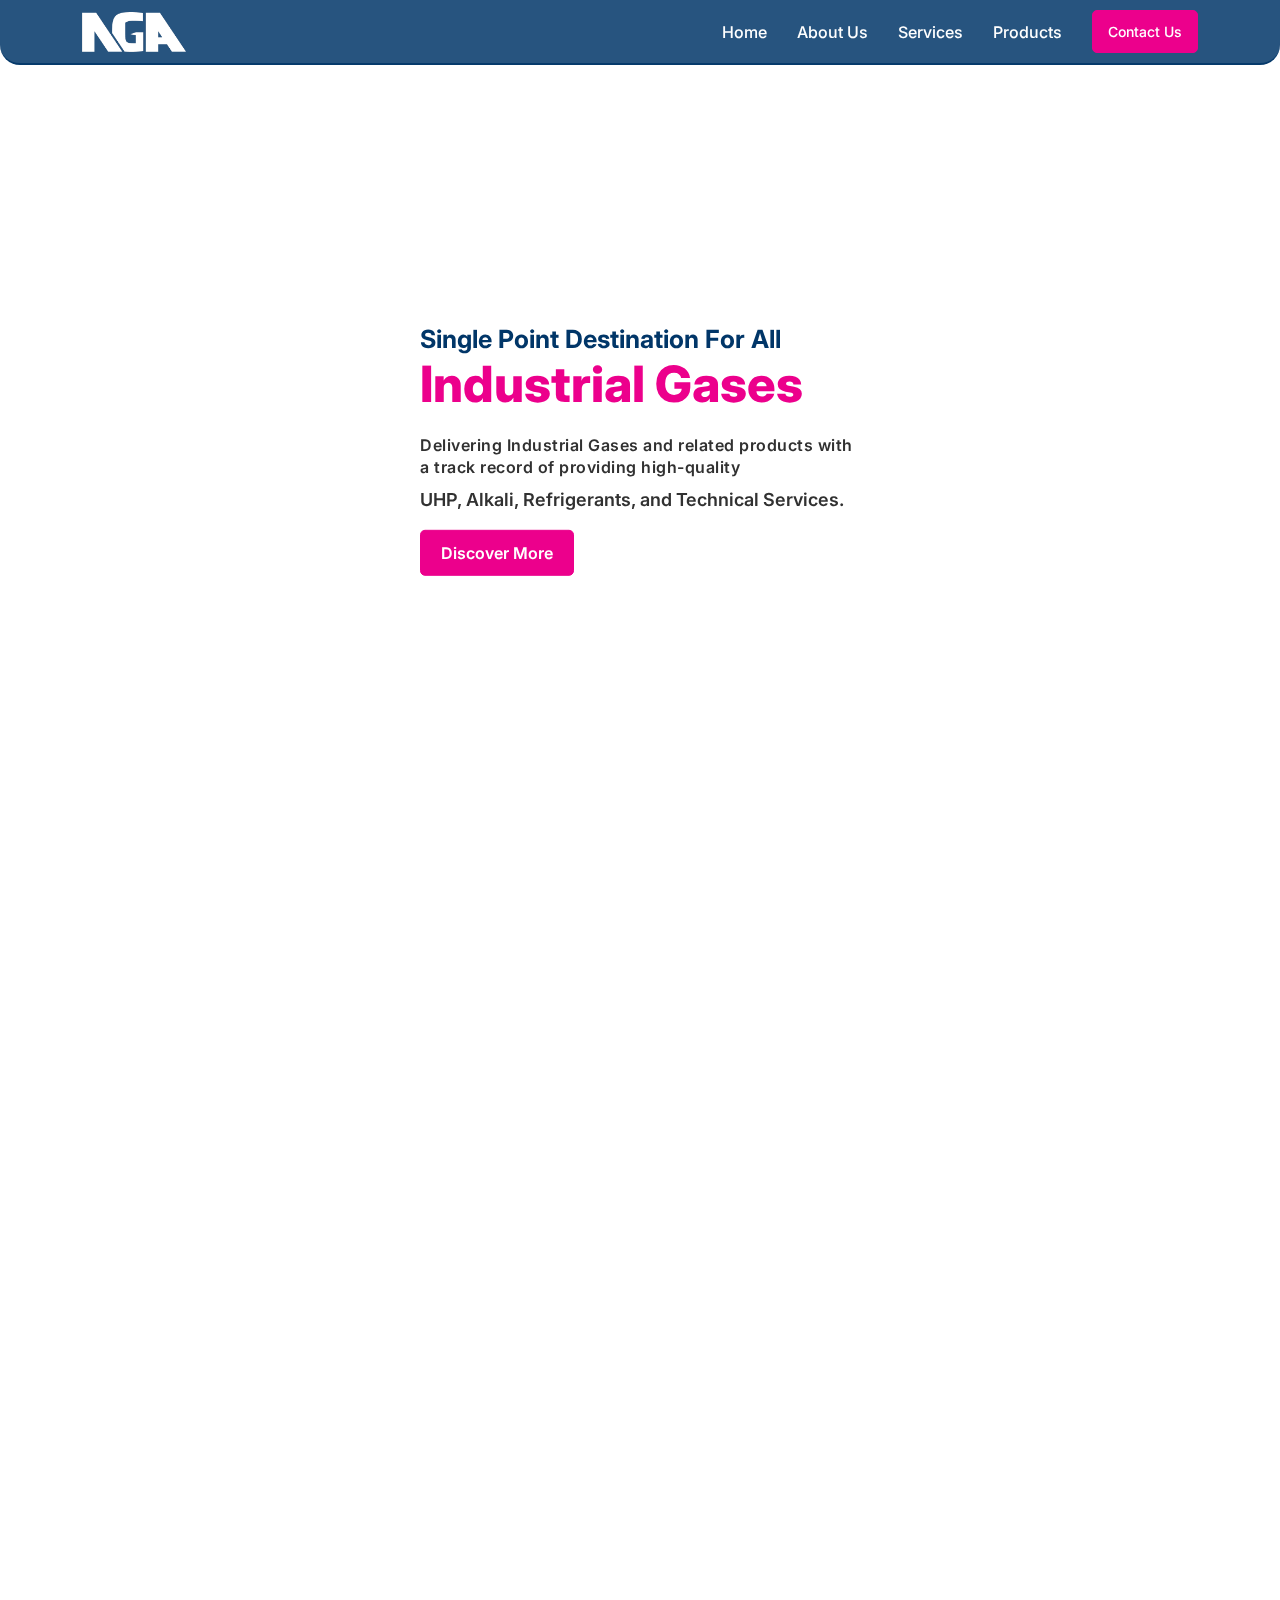
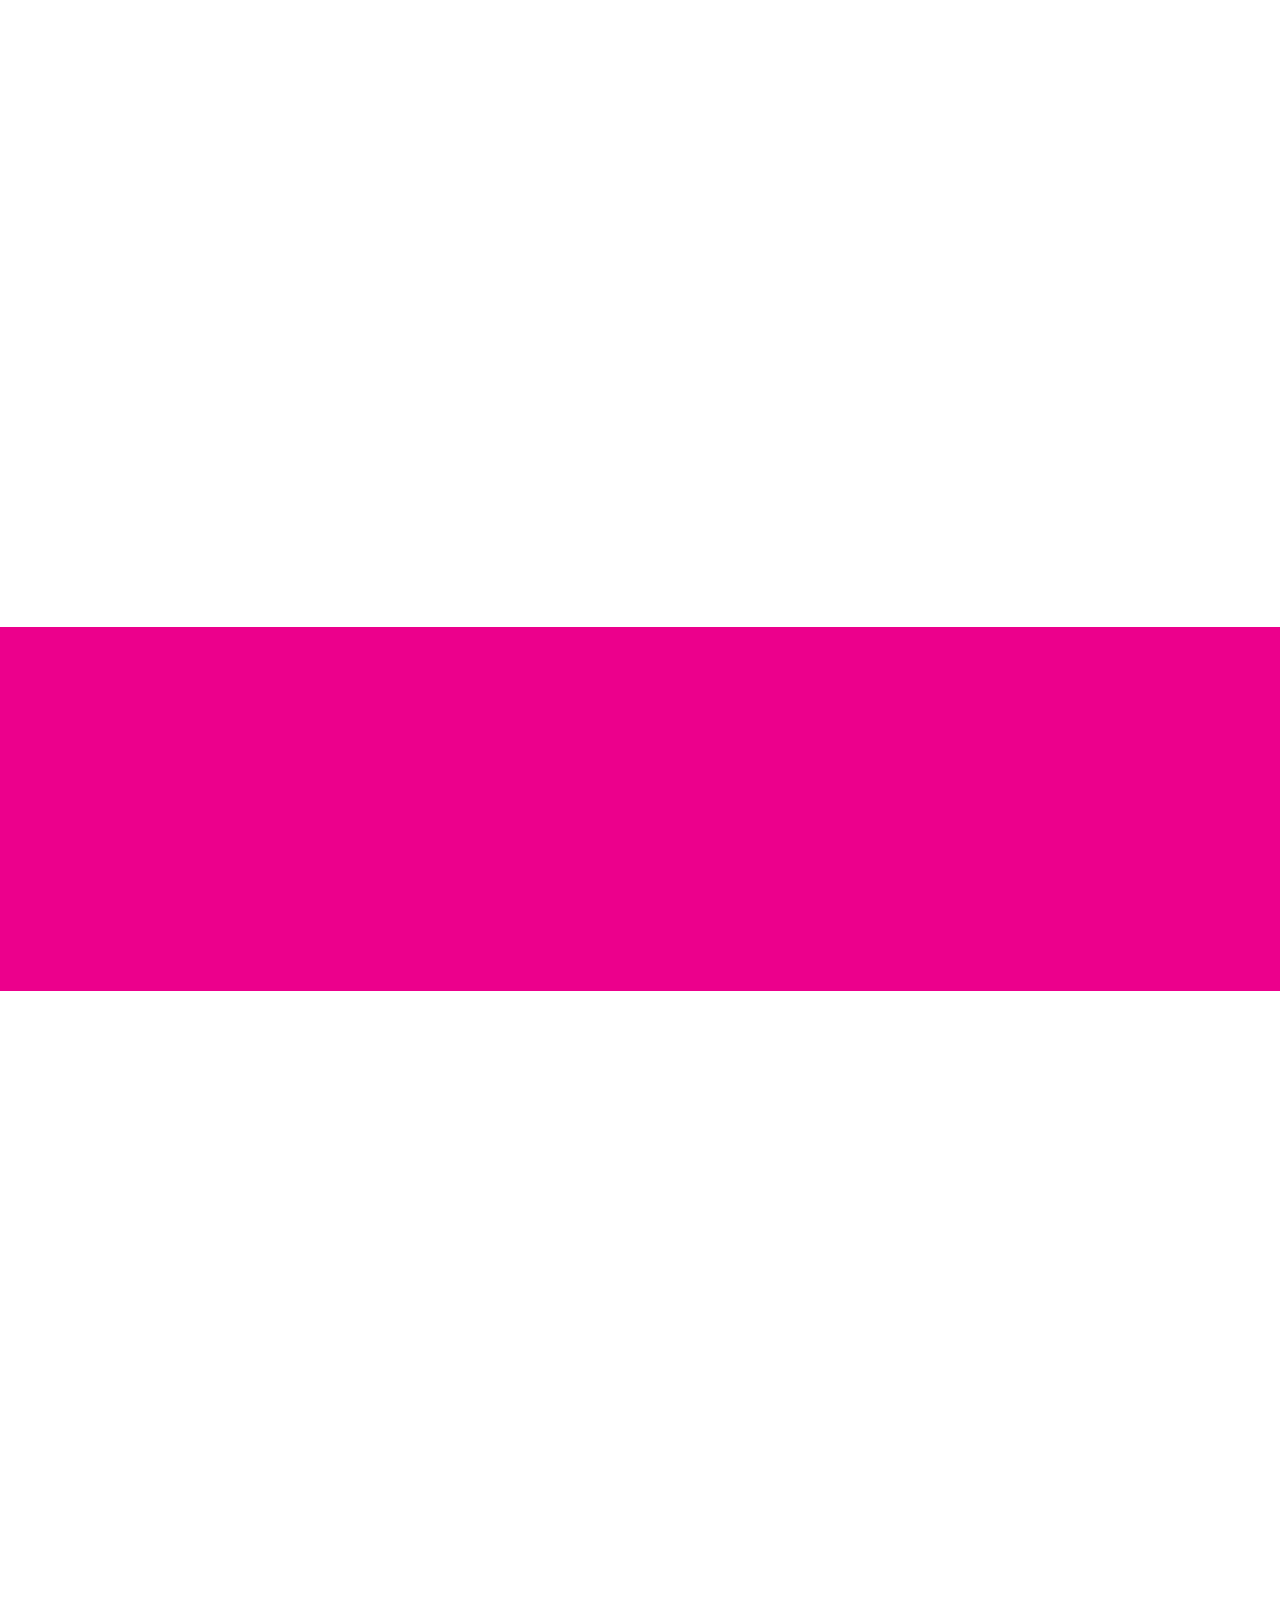
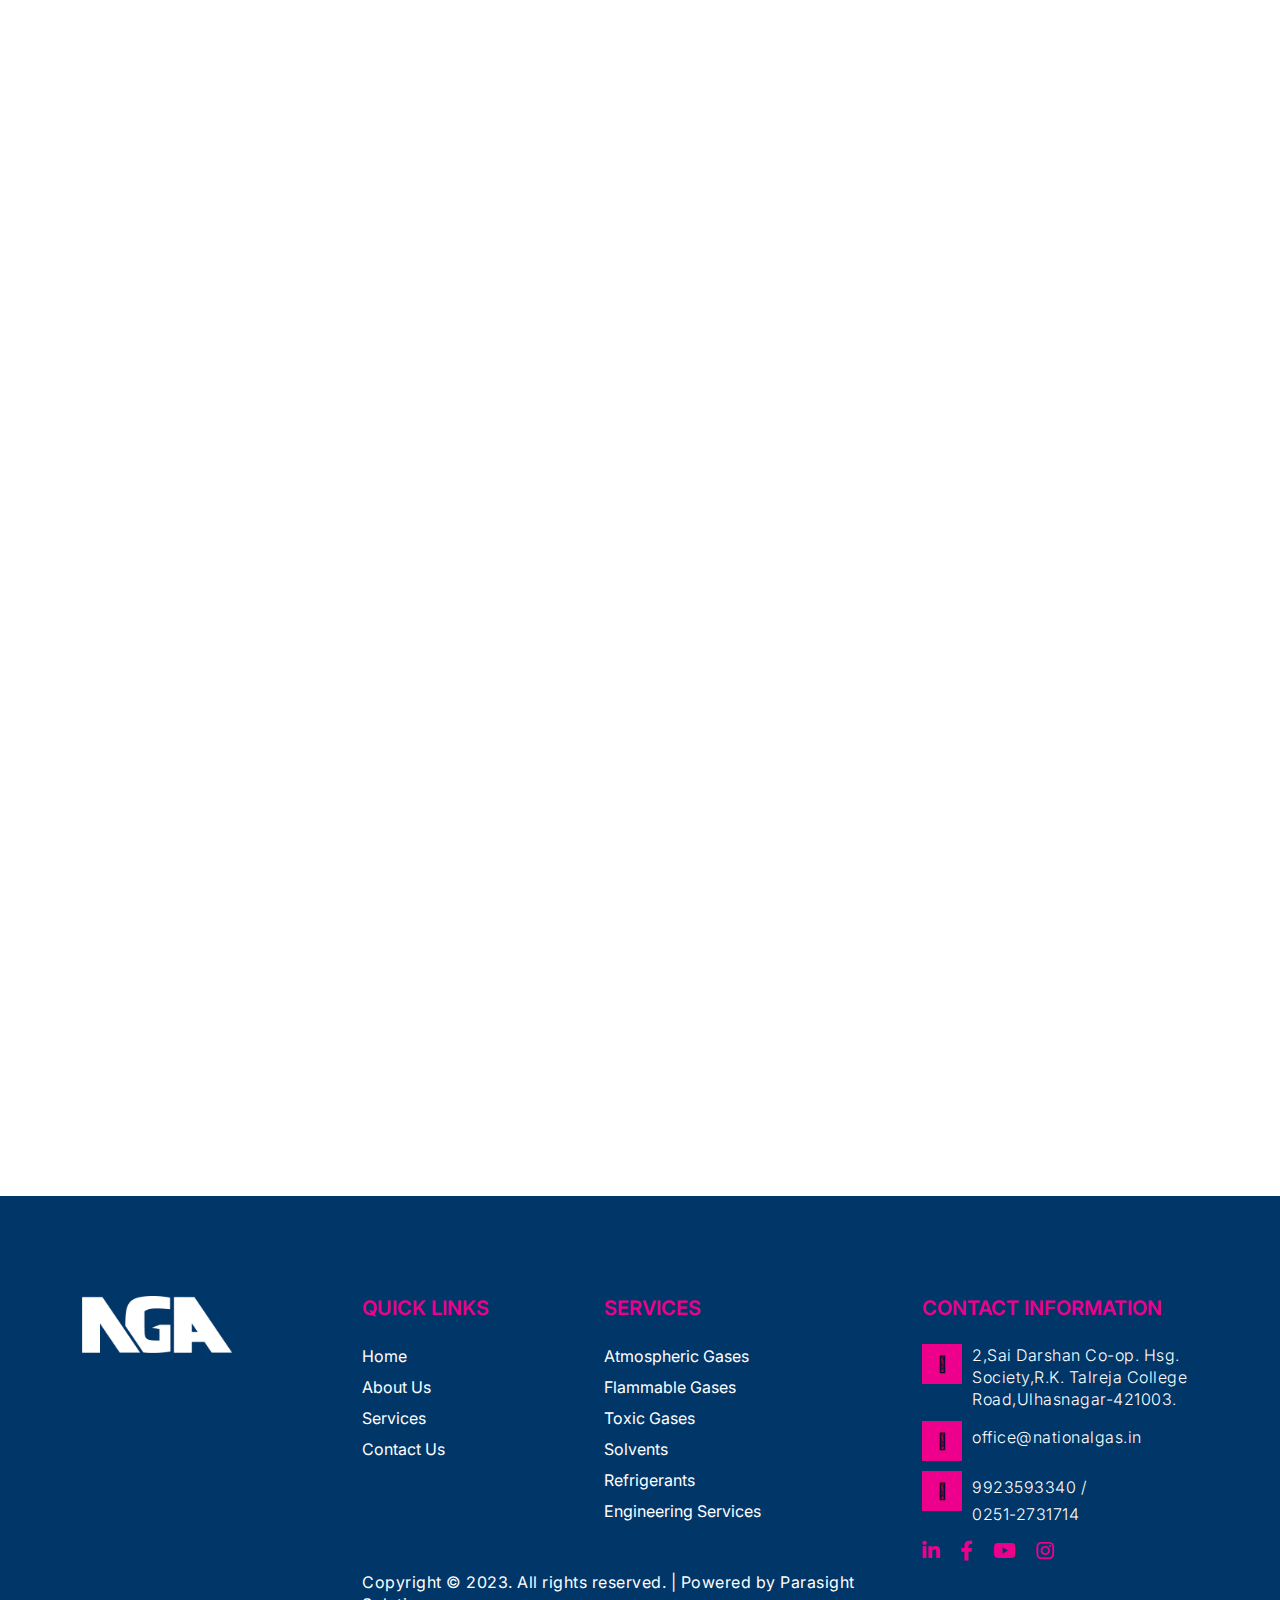
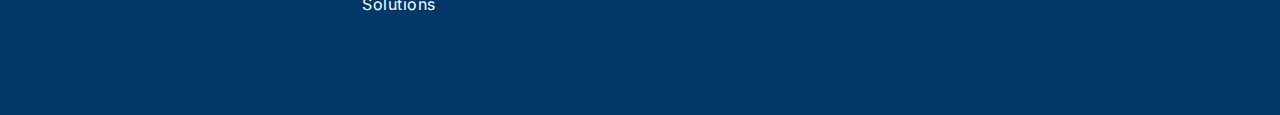
<file: index.html>
<!DOCTYPE html>
<html lang="en">
<head>
  <!-- Required meta tags -->
  <meta charset="utf-8" />
  <meta name="viewport" content="width=device-width, initial-scale=1" />
  <title>National Gas</title>
  <!-- Styles -->
  <link rel="stylesheet" href="https://pro.fontawesome.com/releases/v5.10.0/css/all.css" />
  <link rel="stylesheet" href="https://cdnjs.cloudflare.com/ajax/libs/animate.css/4.1.1/animate.min.css" />
  <link rel="stylesheet" href="https://unpkg.com/aos@2.3.1/dist/aos.css" />
  <link rel="stylesheet" href="./static/css/lightbox.min.css" />
  <link rel="stylesheet" href="./static/css/owl.theme.default.min.css" />
  <link rel="stylesheet" href="./static/css/owl.theme.green.min.css" />
  <link rel="stylesheet" href="./static/css/owl.carousel.min.css" />
  <link rel="stylesheet" href="./static/css/bootstrap.min.css" />
  <link rel="stylesheet" href="./static/css/style.css" />
</head>

<body>
  <!-- Header -->
  <header class="header" data-aos="fade-down" data-aos-delay="1500">
    <nav class="navbar navbar-expand-lg p-0 main-navbar">
      <div class="container">
        <a class="navbar-brand" href="./index.html">
          <div class="image">
            <img src="./static/images/logo.png" class="logo" alt="National Gas Logo" />
            <img src="./static/images/logo-light.png" class="logo-alt" alt="National Gas Logo" />
          </div>
          <h1>National Gas</h1>
        </a>
        <button class="navbar-toggler" type="button" data-bs-toggle="collapse" data-bs-target="#navBar"
          aria-controls="navBar" aria-expanded="false" aria-label="Toggle navigation">
          <i class="fal fa-bars"></i>
        </button>
        <div class="collapse navbar-collapse" id="navBar">
          <ul class="navbar-nav ms-auto mb-2 mb-lg-0">
            <li class="nav-item">
              <a class="nav-link" href="./index.html">Home</a>
            </li>
            <li class="nav-item">
              <a class="nav-link" href="./about.html">About Us</a>
            </li>
            <li class="nav-item">
              <a class="nav-link" href="./engineering.html">Services</a>
            </li>
            <li class="nav-item">
              <a class="nav-link" href="./services.html">Products</a>
            </li>
            <li class="nav-item">
              <a class="nav-link nav-btn" href="./contact.html">Contact Us</a>
            </li>
          </ul>
        </div>
      </div>
    </nav>
  </header>

  <!-- Hero Section -->
  <section class="hero">
    <div class="hero-carousel">
      <div class="hero-carousel__text">
        <h2>
          Single Point Destination For All <span>Industrial Gases</span>
        </h2>
        <p>
          Delivering Industrial Gases and related products with a track record
          of providing high-quality
        </p>
        <h6>UHP, Alkali, Refrigerants, and Technical Services.</h6>
        <a href="./about.html" class="button">Discover More</a>
      </div>
      <div class="hero-carousel__slides">
        <div class="hero-carousel__slide">
          <div class="hero-carousel__slideBg"></div>
        </div>
        <div class="hero-carousel__slide">
          <div class="hero-carousel__slideBg"></div>
        </div>
        <div class="hero-carousel__slide">
          <div class="hero-carousel__slideBg"></div>
        </div>
        <div class="hero-carousel__slide">
          <div class="hero-carousel__slideBg"></div>
        </div>
      </div>
      <div class="hero-carousel__shutters"></div>
    </div>
  </section>

  <!-- About Section -->
  <section class="about">
    <div class="container">
      <div class="row h-100">
        <div class="col-lg-5"></div>
        <div class="col-lg-7">
          <div class="text" data-aos="fade-up">
            <h4 class="sub-heading mb-2">History</h4>
            <!-- <h3 class="heading mb-4">Where we stand today?</h3> -->
            <h3 class="heading mb-4">About Us</h3>
            <p>
              Welcome to National Gas, a distinguished leader with over four decades of expertise in the gas
              industry, proudly serving as the parent company of Proton Gases. Based in the bustling heart of
              Mumbai, our business is deeply rooted in the values and entrepreneurial spirit of the Nihalani family.
            </p>
            <h4 class="sub-heading mt-4 mb-3 text-primary">Our Legacy</h4>
            <p>
              National Gas began as a vision to transform the gas industry through innovative solutions and
              unparalleled customer service. Over the years, our journey has been one of continuous evolution,
              marked by the expansion of our product lines and the enhancement of our service offerings. Our
              deep industry knowledge and hands-on experience have established us as a cornerstone of the gas
              market, with a strong presence that has stood the test of time.
            </p>
            <h4 class="sub-heading mt-4 mb-3 text-primary">
              Our Distinction
            </h4>
            <p>
              What sets National Gas apart is our commitment to excellence and our understanding of the unique
              needs of our diverse clientele. From industrial giants to specialized sectors, we deliver a range of
              high-quality gases and advanced gas handling systems designed to meet the specific requirements of
              each customer. Our long-standing reputation is built on the principles of fairness, quality, and rapid
              response, ensuring that we not only meet but exceed customer expectations.
            </p>


            <!-- <ul class="mb-4">
              <li>
                <i class="fal fa-chevron-right"></i>
                <span>
                  National Group started its journey in 1978 to become India's
                  leading specialty chemical provider.
                </span>
              </li>
              <li>
                <i class="fal fa-chevron-right"></i>
                <span>
                  National Gas is continuously serving its customers with the
                  best of its services and materials across the nation.
                </span>
              </li>
              <li>
                <i class="fal fa-chevron-right"></i>
                <span>
                  We have more than 4 decades of experience and partnering
                  with customers.
                </span>
              </li>
              <li>
                <i class="fal fa-chevron-right"></i>
                <span>
                  Providing the industry with gases, solvents and engineering
                  solutions for effects, sustainability and efficiency.
                </span>
              </li>
              <li>
                <i class="fal fa-chevron-right"></i>
                <span>Headquartered in Mumbai, Maharashtra.</span>
              </li>
            </ul> -->
            <a href="./about.html" class="button mt-4">Read More</a>
          </div>
        </div>
      </div>
    </div>
  </section>

  <!-- Partners Section -->
  <!-- <section class="section partners">
    <div class="container">
      <div class="row">
        <div class="col-lg-10 mx-auto">
          <div class="text-center">
            <h4 class="heading mb-4" data-aos="fade-up">
              Reliable engineering takes many forms.
            </h4>
            <p class="mb-5" data-aos="fade-up">
              Our Family group comprises of Modern Group Gas Solutions, <br />
              Proton Gases, NTL Speciality and National Gas.
            </p>
            <div class="images mb-5" data-aos="fade-up">
              <img src="./static/images/partners/1.png" class="img-thumbnail" alt="" />
              <img src="./static/images/partners/2.png" class="img-thumbnail" alt="" />
              <img src="./static/images/partners/3.png" class="img-thumbnail" alt="" />
            </div>
            <a href="#" class="button" data-aos="fade-up">Discover More</a>
          </div>
        </div>
      </div>
    </div>
  </section> -->

  <!-- Gas Type Section -->
  <section class="gas-type">
    <div class="item" data-aos="zoom-in">
      <div class="text">
        <div class="icon">
          <img src="./static/images/icons/01.png" alt="" />
          <img src="./static/images/icons/01-alt.png" alt="" />
        </div>
        <h5>Atmospheric gases</h5>
      </div>
      <div class="image">
        <img src="./static/images/gas-types/01.jpg" alt="" />
      </div>
    </div>
    <div class="item" data-aos="zoom-in">
      <div class="text">
        <div class="icon">
          <img src="./static/images/icons/02.png" alt="" />
          <img src="./static/images/icons/02-alt.png" alt="" />
        </div>
        <h5>Flammable Gases</h5>
      </div>
      <div class="image">
        <img src="./static/images/gas-types/02.jpg" alt="" />
      </div>
    </div>
    <div class="item" data-aos="zoom-in">
      <div class="text">
        <div class="icon">
          <img src="./static/images/icons/03.png" alt="" />
          <img src="./static/images/icons/03-alt.png" alt="" />
        </div>
        <h5>Toxic Gases</h5>
      </div>
      <div class="image">
        <img src="./static/images/gas-types/03.jpg" alt="" />
      </div>
    </div>
    <div class="item" data-aos="zoom-in">
      <div class="text">
        <div class="icon">
          <img src="./static/images/icons/04.png" alt="" />
          <img src="./static/images/icons/04-alt.png" alt="" />
        </div>
        <h5>Solvents</h5>
      </div>
      <div class="image">
        <img src="./static/images/gas-types/04.jpg" alt="" />
      </div>
    </div>
    <div class="item" data-aos="zoom-in">
      <div class="text">
        <div class="icon">
          <img src="./static/images/icons/05.png" alt="" />
          <img src="./static/images/icons/05-alt.png" alt="" />
        </div>
        <h5>Refrigerants</h5>
      </div>
      <div class="image">
        <img src="./static/images/gas-types/05.jpg" alt="" />
      </div>
    </div>
    <div class="item" data-aos="zoom-in">
      <div class="text">
        <div class="icon">
          <img src="./static/images/icons/06.png" alt="" />
          <img src="./static/images/icons/06-alt.png" alt="" />
        </div>
        <h5>Engineering Services</h5>
      </div>
      <div class="image">
        <img src="./static/images/gas-types/06.jpg" alt="" />
      </div>
    </div>
  </section>

  <!-- Info Section -->
  <section class="section info bg-secondary">
    <div class="container">
      <div class="row">
        <div class="col-lg-6 mx-auto">
          <div class="text-center">
            <h4 class="heading text-light mb-4" data-aos="fade-up">
              Delivering results, reliability, & rock solid dependability.
            </h4>
            <p class="text-light" data-aos="fade-up">
              We develop creative, comprehensive, and sustainable engineering
              <br />
              solutions for a future where society can thrive.
            </p>
          </div>
        </div>
      </div>
    </div>
  </section>

  <!-- Industries Section -->
  <section class="section industries pb-0">
    <div class="text-center">
      <!-- <h4 class="heading mb-5" data-aos="fade-up">
        Trusted by 25,000+ world-class brands <br />
        from various industries
      </h4> -->
      <h4 class="heading mb-5" data-aos="fade-up">
        Trusted by brands globally <br>
        for their industrial solutions
      </h4>
    </div>

    <div class="hover" data-aos="fade-up">
      <div class="industries-carousel">
        <div class="track">
          <!-- Item -->
          <div class="item">
            <h5>Air Conditioning</h5>
            <div class="image">
              <img src="./static/images/industries/air-conditioning.jpg" class="img-fluid" alt="" />
            </div>
          </div>
          <!-- Item Close -->

          <!-- Item Empty -->
          <div class="item"></div>
          <!-- Item Empty Close -->

          <!-- Item -->
          <div class="item">
            <h5>Automotive</h5>
            <div class="image">
              <img src="./static/images/industries/automotive.jpg" class="img-fluid" alt="" />
            </div>
          </div>
          <!-- Item Close -->

          <!-- Item Empty -->
          <div class="item"></div>
          <!-- Item Empty Close -->

          <!-- Item -->
          <div class="item">
            <h5>Aviation</h5>
            <div class="image">
              <img src="./static/images/industries/aviation.jpg" class="img-fluid" alt="" />
            </div>
          </div>
          <!-- Item Close -->

          <!-- Item Empty -->
          <div class="item"></div>
          <!-- Item Empty Close -->

          <!-- Item -->
          <div class="item">
            <h5>Industrial and Process Cooling</h5>
            <div class="image">
              <img src="./static/images/industries/industrial-cooling.jpg" class="img-fluid" alt="" />
            </div>
          </div>
          <!-- Item Close -->

          <!-- Item Empty -->
          <div class="item"></div>
          <!-- Item Empty Close -->

          <!-- Item -->
          <div class="item">
            <h5>Insulation Manufacturers</h5>
            <div class="image">
              <img src="./static/images/industries/insulation-manufacturers.jpg" class="img-fluid" alt="" />
            </div>
          </div>
          <!-- Item Close -->

          <!-- Item Empty -->
          <div class="item"></div>
          <!-- Item Empty Close -->

          <!-- Item -->
          <div class="item">
            <h5>Air Conditioning</h5>
            <div class="image">
              <img src="./static/images/industries/air-conditioning.jpg" class="img-fluid" alt="" />
            </div>
          </div>
          <!-- Item Close -->

          <!-- Item Empty -->
          <div class="item"></div>
          <!-- Item Empty Close -->

          <!-- Item -->
          <div class="item">
            <h5>Automotive</h5>
            <div class="image">
              <img src="./static/images/industries/automotive.jpg" class="img-fluid" alt="" />
            </div>
          </div>
          <!-- Item Close -->

          <!-- Item Empty -->
          <div class="item"></div>
          <!-- Item Empty Close -->

          <!-- Item -->
          <div class="item">
            <h5>Aviation</h5>
            <div class="image">
              <img src="./static/images/industries/aviation.jpg" class="img-fluid" alt="" />
            </div>
          </div>
          <!-- Item Close -->

          <!-- Item Empty -->
          <div class="item"></div>
          <!-- Item Empty Close -->

          <!-- Item -->
          <div class="item">
            <h5>Industrial and Process Cooling</h5>
            <div class="image">
              <img src="./static/images/industries/industrial-cooling.jpg" class="img-fluid" alt="" />
            </div>
          </div>
          <!-- Item Close -->

          <!-- Item Empty -->
          <div class="item"></div>
          <!-- Item Empty Close -->

          <!-- Item -->
          <div class="item">
            <h5>Insulation Manufacturers</h5>
            <div class="image">
              <img src="./static/images/industries/insulation-manufacturers.jpg" class="img-fluid" alt="" />
            </div>
          </div>
          <!-- Item Close -->

          <!-- Item Empty -->
          <div class="item"></div>
          <!-- Item Empty Close -->
        </div>
      </div>

      <div class="industries-carousel-alt">
        <div class="track">
          <!-- Item Empty -->
          <div class="item"></div>
          <!-- Item Empty Close -->

          <!-- Item -->
          <div class="item">
            <h5>Medical</h5>
            <div class="image">
              <img src="./static/images/industries/medical.jpg" class="img-fluid" alt="" />
            </div>
          </div>
          <!-- Item Close -->

          <!-- Item Empty -->
          <div class="item"></div>
          <!-- Item Empty Close -->

          <!-- Item -->
          <div class="item">
            <h5>Mining</h5>
            <div class="image">
              <img src="./static/images/industries/mining.jpg" class="img-fluid" alt="" />
            </div>
          </div>
          <!-- Item Close -->

          <!-- Item Empty -->
          <div class="item"></div>
          <!-- Item Empty Close -->

          <!-- Item -->
          <div class="item">
            <h5>Refrigeration</h5>
            <div class="image">
              <img src="./static/images/industries/refrigeration.jpg" class="img-fluid" alt="" />
            </div>
          </div>
          <!-- Item Close -->

          <!-- Item Empty -->
          <div class="item"></div>
          <!-- Item Empty Close -->

          <!-- Item -->
          <div class="item">
            <h5>Shipping and Transportation</h5>
            <div class="image">
              <img src="./static/images/industries/shipping-transportation.jpg" class="img-fluid" alt="" />
            </div>
          </div>
          <!-- Item Close -->

          <!-- Item Empty -->
          <div class="item"></div>
          <!-- Item Empty Close -->

          <!-- Item -->
          <div class="item">
            <h5>Shipping and Transportation</h5>
            <div class="image">
              <img src="./static/images/industries/shipping-transportation.jpg" class="img-fluid" alt="" />
            </div>
          </div>
          <!-- Item Close -->

          <!-- Item Empty -->
          <div class="item"></div>
          <!-- Item Empty Close -->

          <!-- Item -->
          <div class="item">
            <h5>Medical</h5>
            <div class="image">
              <img src="./static/images/industries/medical.jpg" class="img-fluid" alt="" />
            </div>
          </div>
          <!-- Item Close -->

          <!-- Item Empty -->
          <div class="item"></div>
          <!-- Item Empty Close -->

          <!-- Item -->
          <div class="item">
            <h5>Mining</h5>
            <div class="image">
              <img src="./static/images/industries/mining.jpg" class="img-fluid" alt="" />
            </div>
          </div>
          <!-- Item Close -->

          <!-- Item Empty -->
          <div class="item"></div>
          <!-- Item Empty Close -->

          <!-- Item -->
          <div class="item">
            <h5>Refrigeration</h5>
            <div class="image">
              <img src="./static/images/industries/refrigeration.jpg" class="img-fluid" alt="" />
            </div>
          </div>
          <!-- Item Close -->

          <!-- Item Empty -->
          <div class="item"></div>
          <!-- Item Empty Close -->

          <!-- Item -->
          <div class="item">
            <h5>Shipping and Transportation</h5>
            <div class="image">
              <img src="./static/images/industries/shipping-transportation.jpg" class="img-fluid" alt="" />
            </div>
          </div>
          <!-- Item Close -->

          <!-- Item Empty -->
          <div class="item"></div>
          <!-- Item Empty Close -->

          <!-- Item -->
          <div class="item">
            <h5>Shipping and Transportation</h5>
            <div class="image">
              <img src="./static/images/industries/shipping-transportation.jpg" class="img-fluid" alt="" />
            </div>
          </div>
          <!-- Item Close -->
        </div>
      </div>
    </div>
  </section>

  <!-- Counter Section -->
  <section class="section counter">
    <div class="container">
      <div class="card border-0 rounded-0">
        <div class="row g-0">
          <div class="col-lg-6">
            <div class="card-body why-choose-us-card p-5 h-100 bg-light-alt">
              <h5 class="sub-heading text-primary mb-2" data-aos="fade-up">
                Trusted By Many
              </h5>
              <h4 class="heading mb-5" data-aos="fade-up">
                Serving PAN India
              </h4>
              <div class="counter-grid" data-aos="fade-up">
                <div class="count">
                  <h5 data-count="7000">0</h5>
                  <h6>Projects</h6>
                </div>
                <div class="count">
                  <h5 data-count="20">0</h5>
                  <h6>Clients</h6>
                </div>
                <div class="count">
                  <h5 data-count="50">0</h5>
                  <h6>Employees</h6>
                </div>
                <div class="count">
                  <h5 data-count="3">0</h5>
                  <h6>Locations</h6>
                </div>
              </div>
            </div>
          </div>
          <div class="col-lg-6">
            <div class="card-body p-5 h-100 bg-primary">
              <h5 class="sub-heading text-secondary mb-2" data-aos="fade-up">
                Why Choose Us
              </h5>
              <h4 class="heading text-light mb-5" data-aos="fade-up">
                Real Clients. Real Promises. Real Results.
              </h4>
              <div class="item" data-aos="fade-up">
                <div class="icon">
                  <img src="./static/images/about_us_page/icons/1.png" alt="" />
                </div>
                <div class="text">
                  <p>We Strive to deliver <span class="bold-text">Sustainable Solutions</span></p>
                </div>
              </div>
              <div class="item" data-aos="fade-up">
                <div class="icon">
                  <img src="./static/images/about_us_page/icons/4.png" alt="" />
                </div>
                <div class="text">
                  <p>
                    Our Mission is to be <span class="bold-text">Customer focused</span> through
                    technology , innovation and operational efficiency.
                  </p>
                </div>
              </div>
              <div class="item" data-aos="fade-up">
                <div class="icon">
                  <img src="./static/images/about_us_page/icons/2.png" alt="" />
                </div>
                <div class="text">
                  <p>We Serve <span class="bold-text">PAN India
                    </span>location</p>
                </div>
              </div>
              <a href="./about.html" class="button mt-">Read More</a>
            </div>
          </div>
        </div>
      </div>
    </div>
  </section>

  <!-- Help Section -->
  <section class="help">
    <div class="container">
      <div class="row h-100">
        <div class="col-lg-6">
          <div class="text">
            <h3 class="heading mb-4" data-aos="fade-up">
              Let us help you invest in a sustainable future.
            </h3>
            <p class="mb-5" data-aos="fade-up">
              We strive to deliver sustainable solutions with focus on
              customer experience. With over four decades of experience we
              bring technology, innovation and operational efficiency at your
              fingertips.
            </p>
            <a href="#" class="button" data-aos="fade-up">Get In Touch</a>
          </div>
        </div>
      </div>
    </div>
  </section>

  <!-- Contact Section -->
  <section class="section contact">
    <div class="container">
      <div class="row g-5">
        <div class="col-lg-8 mx-auto">
          <div class="text-center">
            <h4 class="heading mb-3" data-aos="fade-up">Need Help?</h4>
            <p class="mb-4" data-aos="fade-up">
              Don't hesitate to contact us for more information about company
              or service
            </p>
            <a href="#" class="button" data-aos="fade-up">Contact Us</a>
          </div>
        </div>
      </div>
    </div>
  </section>

  <!-- Footer -->
  <footer class="section footer bg-primary">
    <div class="container container-1300">
      <div class="row gx-1 gy-5">
        <div class="col-lg-3">
          <img src="./static/images/logo-light.png" class="logo" alt="" />
          <!-- <h2>National Gas</h2> -->
        </div>
        <div class="col-lg-6">
          <div class="row">
            <div class="col-md-5">
              <h5 class="mb-4">Quick Links</h5>
              <ul class="mb-5">
                <li>
                  <a href="./index.html">Home</a>
                </li>
                <li>
                  <a href="./about.html">About Us</a>
                </li>
                <li>
                  <a href="./services.html">Services</a>
                </li>
                <li>
                </li>
                <li>
                  <a href="./contact.html">Contact Us</a>
                </li>
              </ul>
            </div>
            <div class="col-md-7">
              <h5 class="mb-4">Services</h5>
              <ul class="mb-5">
                <li>
                  <a href="./atmospheric.html">Atmospheric Gases</a>
                </li>
                <li>
                  <a href="./flammable.html">Flammable Gases</a>
                </li>
                <li>
                  <a href="./toxic.html">Toxic Gases</a>
                </li>
                <li>
                  <a href="./solvents.html">Solvents</a>
                </li>
                <li>
                  <a href="./refrigerants.html">Refrigerants</a>
                </li>
                <li>
                  <a href="./engineering.html ">Engineering Services</a>
                </li>
              </ul>
            </div>
          </div>
          <p>
            <b>
              Copyright &copy; 2023. All rights reserved. | Powered by
              <a href="https://parasightsolutions.com/" target="_blank">Parasight Solutions</a></b>
          </p>
        </div>
        <div class="col-lg-3">
          <h5 class="mb-4">Contact Information</h5>
          <div class="info">
            <i class="fal fa-map"></i>
            <p>
              2,Sai Darshan Co-op. Hsg. Society,R.K. Talreja College
              Road,Ulhasnagar-421003.
            </p>
          </div>
          <div class="info">
            <i class="fal fa-envelope"></i>
            <p>
              <a href="mailto:office@nationalgas.in">office@nationalgas.in</a>
            </p>
          </div>
          <div class="info">
            <i class="fal fa-phone-alt"></i>
            <p>
              <a href="tel:9923593340">9923593340</a> /
              <a href="tel:0251-2731714">0251-2731714</a>
            </p>
          </div>
          <div class="social">
            <a href="#" target="_blank">
              <i class="fab fa-linkedin-in"></i>
            </a>
            <a href="#" target="_blank">
              <i class="fab fa-facebook-f"></i>
            </a>
            <a href="#" target="_blank">
              <i class="fab fa-youtube"></i>
            </a>
            <a href="#" target="_blank">
              <i class="fab fa-instagram"></i>
            </a>
          </div>
        </div>
      </div>
    </div>
  </footer>

  <!-- Scripts -->
  <script src="https://code.jquery.com/jquery-3.6.0.min.js"></script>
  <script src="https://unpkg.com/aos@2.3.1/dist/aos.js"></script>
  <script src="./static/js/lightbox-plus-jquery.min.js"></script>
  <script src="./static/js/lightbox.min.js"></script>
  <script src="./static/js/owl.carousel.min.js"></script>
  <script src="./static/js/bootstrap.bundle.min.js"></script>
  <script src="./static/js/app.js"></script>

  <script>
    // Counters
    var counted = 0;
    $(window).scroll(function () {
      var oTop = $(".counter").offset().top - window.innerHeight;
      if (counted == 0 && $(window).scrollTop() > oTop) {
        $(".count h5").each(function () {
          var $this = $(this),
            countTo = $this.attr("data-count");
          $({
            countNum: $this.text(),
          }).animate(
            {
              countNum: countTo,
            },
            {
              duration: 3000,
              easing: "swing",
              step: function () {
                $this.text(Math.floor(this.countNum));
              },
              complete: function () {
                $this.text(this.countNum);
              },
            }
          );
        });
        counted = 1;
      }
    });
  </script>
</body>
</html>
</file>
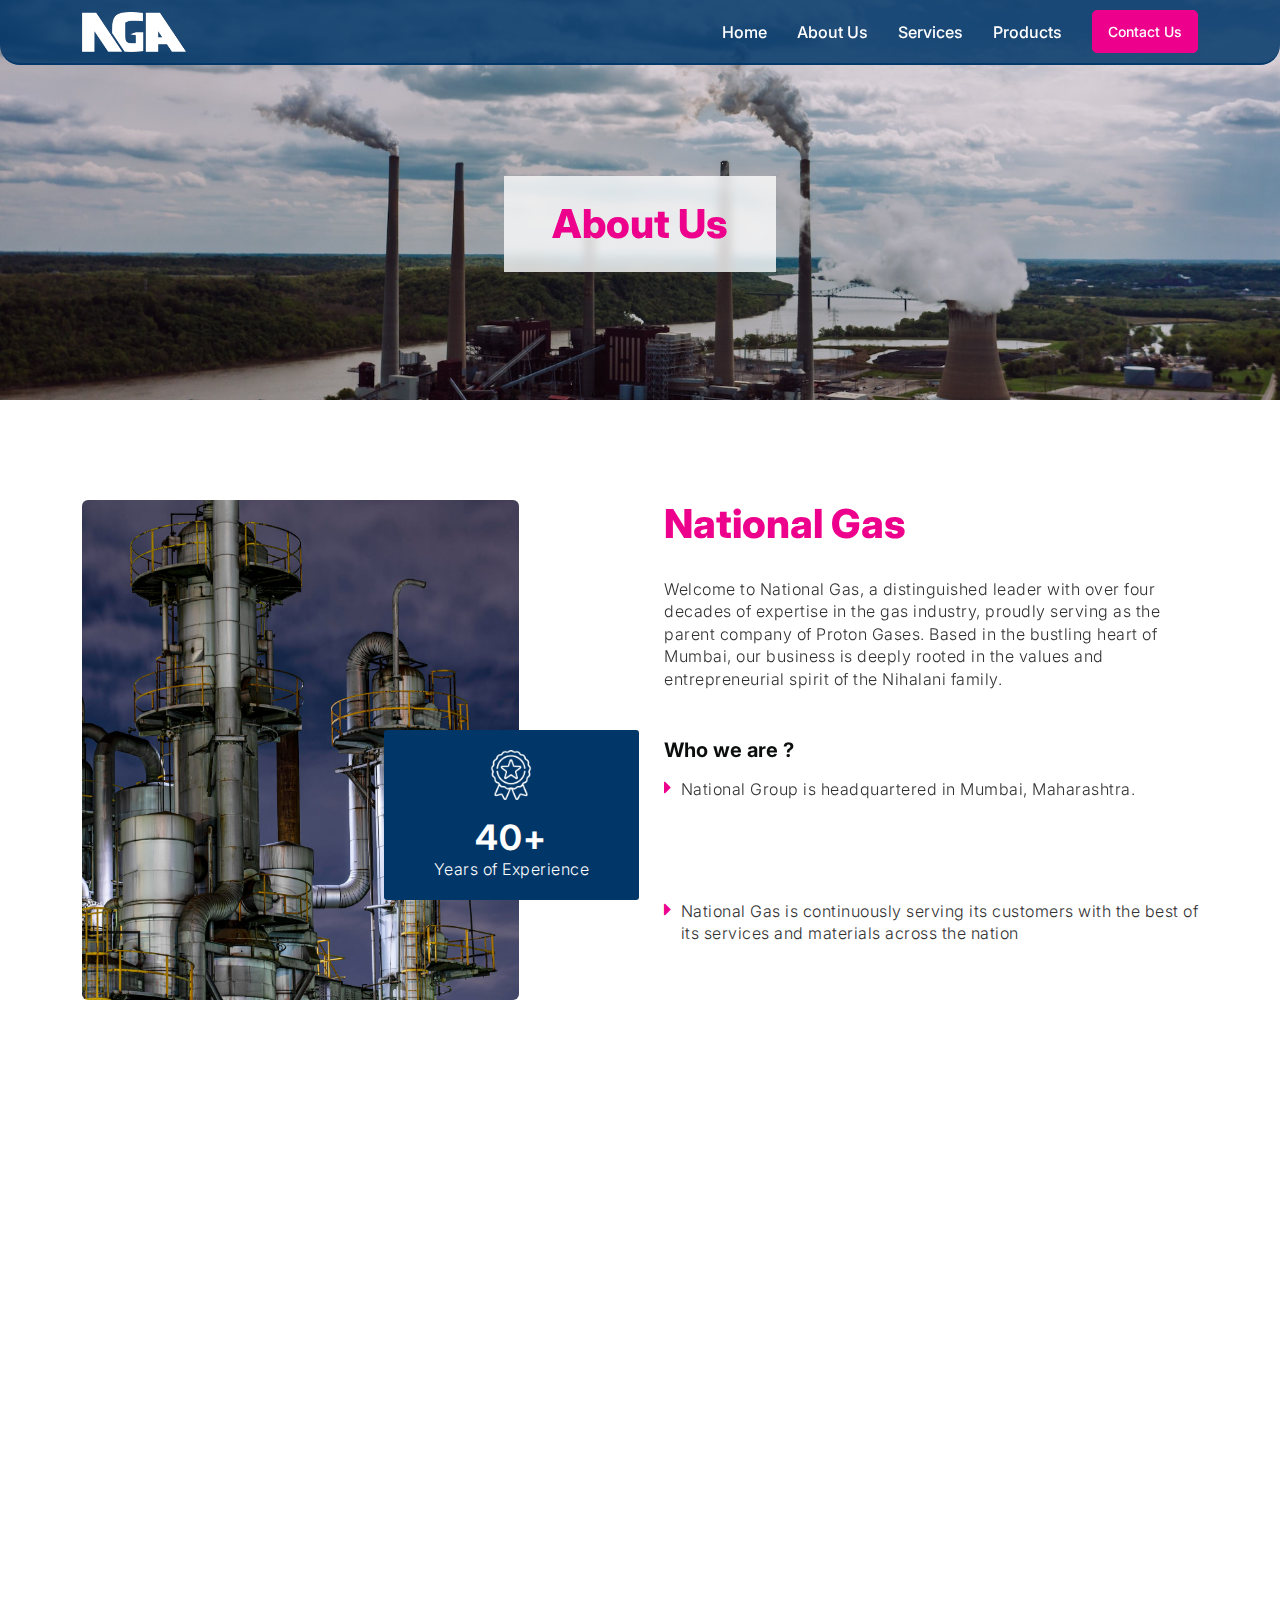
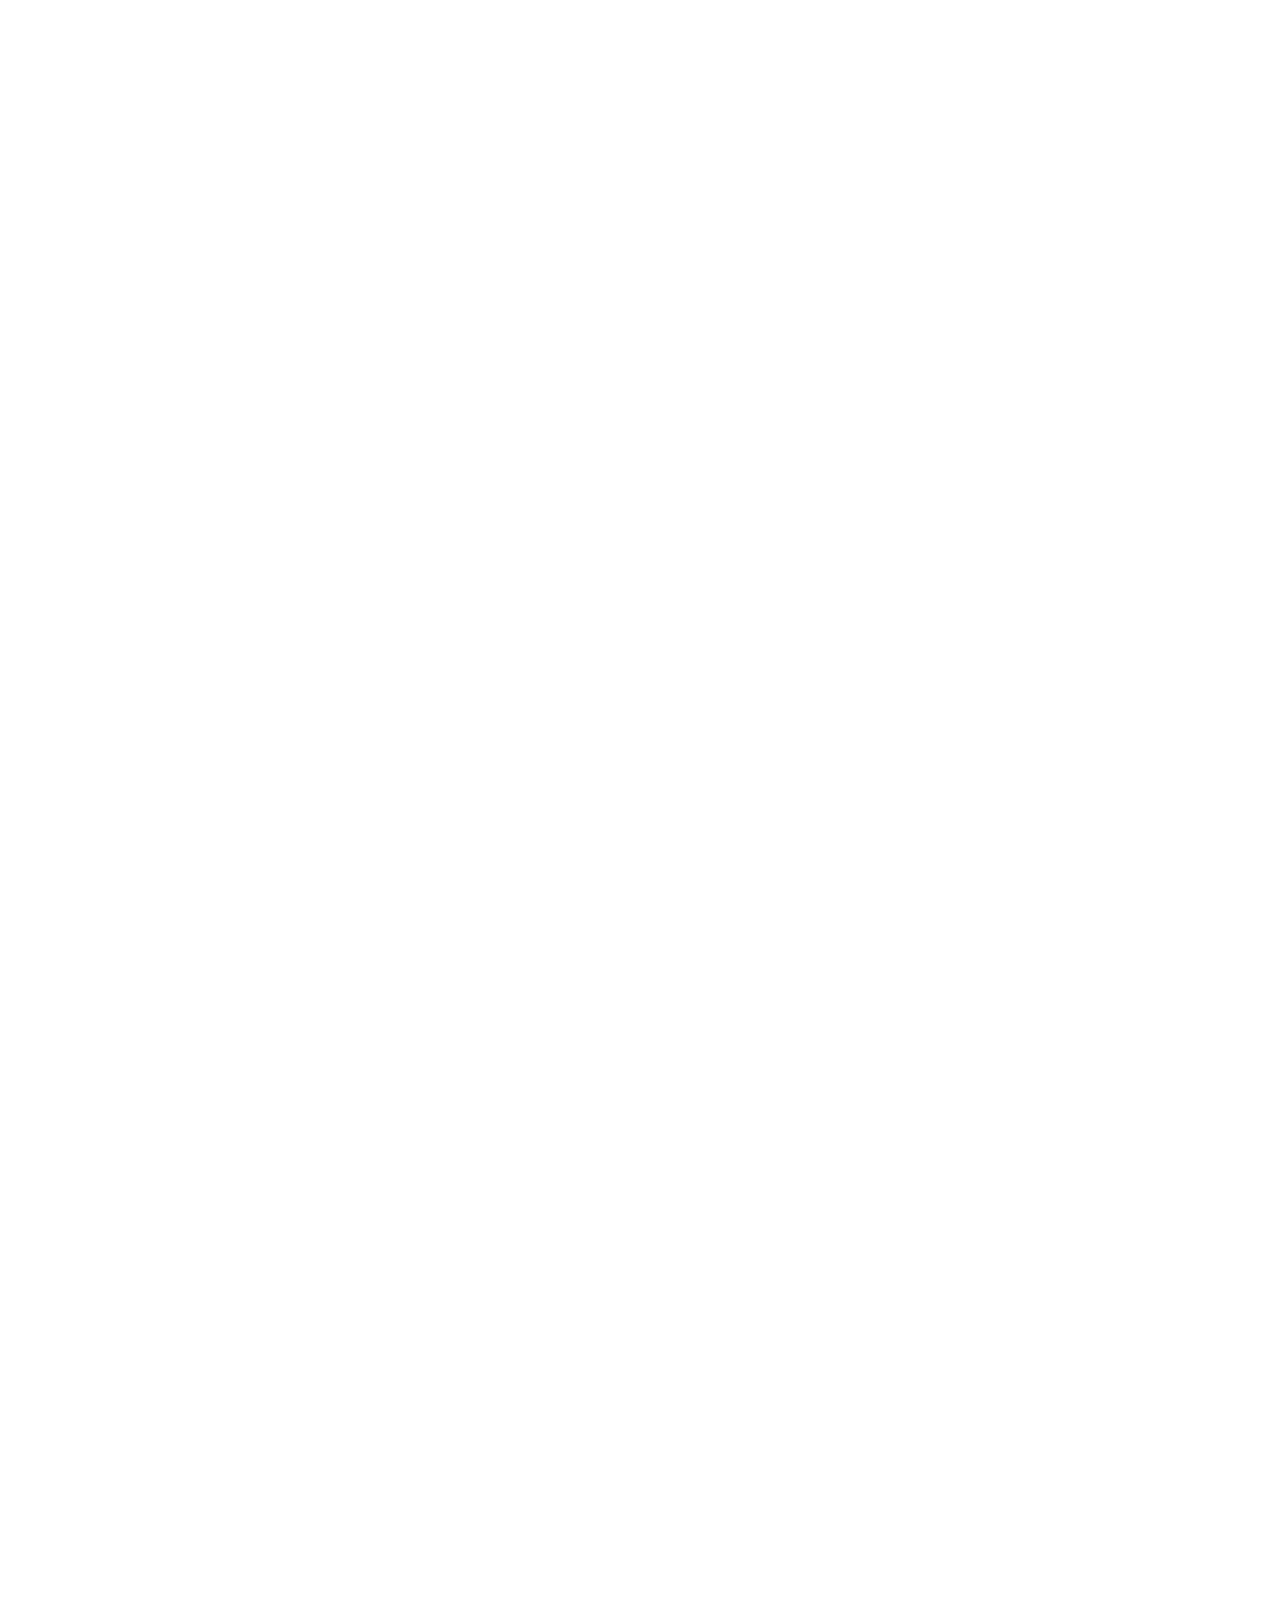
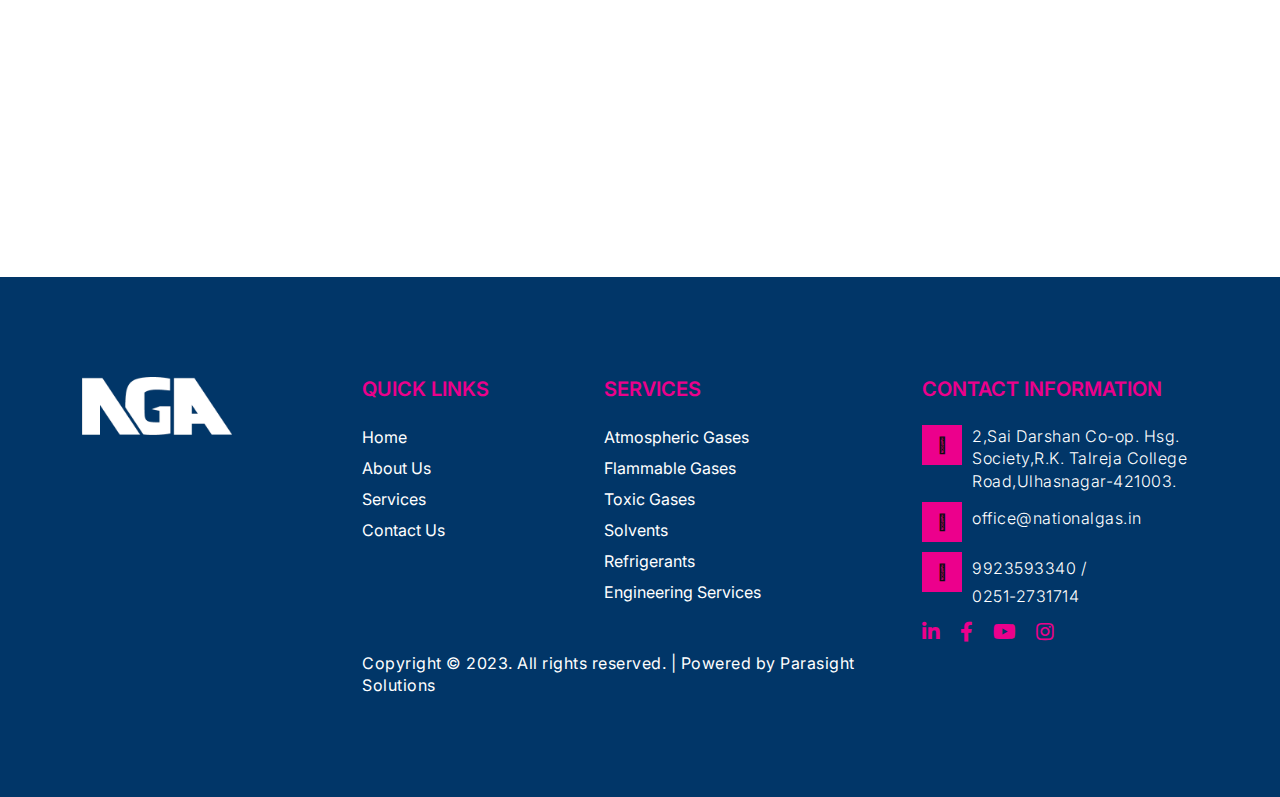
<file: about.html>
<!DOCTYPE html>
<html lang="en">
<head>
    <!-- Required meta tags -->
    <meta charset="utf-8" />
    <meta name="viewport" content="width=device-width, initial-scale=1" />
    <title>National Gas</title>
    <!-- Styles -->
    <link rel="stylesheet" href="https://pro.fontawesome.com/releases/v5.10.0/css/all.css" />
    <link rel="stylesheet" href="https://cdnjs.cloudflare.com/ajax/libs/animate.css/4.1.1/animate.min.css" />
    <link rel="stylesheet" href="https://unpkg.com/aos@2.3.1/dist/aos.css" />
    <link rel="stylesheet" href="./static/css/lightbox.min.css" />
    <link rel="stylesheet" href="./static/css/owl.theme.default.min.css" />
    <link rel="stylesheet" href="./static/css/owl.theme.green.min.css" />
    <link rel="stylesheet" href="./static/css/owl.carousel.min.css" />
    <link rel="stylesheet" href="./static/css/bootstrap.min.css" />
    <link rel="stylesheet" href="./static/css/style.css" />
</head>

<body>
    <!-- Header -->
    <header class="header" data-aos="fade-down" data-aos-delay="1500">
        <nav class="navbar navbar-expand-lg p-0 main-navbar">
            <div class="container">
                <a class="navbar-brand" href="./index.html">
                    <div class="image">
                        <img src="./static/images/logo.png" class="logo" alt="National Gas Logo" />
                        <img src="./static/images/logo-light.png" class="logo-alt" alt="National Gas Logo" />
                    </div>
                    <h1>National Gas</h1>
                </a>
                <button class="navbar-toggler" type="button" data-bs-toggle="collapse" data-bs-target="#navBar"
                    aria-controls="navBar" aria-expanded="false" aria-label="Toggle navigation">
                    <i class="fal fa-bars"></i>
                </button>
                <div class="collapse navbar-collapse" id="navBar">
                    <ul class="navbar-nav ms-auto mb-2 mb-lg-0">
                        <li class="nav-item">
                            <a class="nav-link" href="./index.html">Home</a>
                        </li>
                        <li class="nav-item">
                            <a class="nav-link" href="./about.html">About Us</a>
                        </li>
                        <li class="nav-item">
                            <a class="nav-link" href="./engineering.html">Services</a>
                        </li>
                        <li class="nav-item">
                            <a class="nav-link" href="./services.html">Products</a>
                        </li>
                        <li class="nav-item">
                            <a class="nav-link nav-btn" href="./contact.html">Contact Us</a>
                        </li>
                    </ul>
                </div>
            </div>
        </nav>
    </header>

    <!--contact us banner  section -->
    <section class="banner">
        <div class="container">
            <div class="d-flex flex-column align-items-center justify-content-center ">
                <div data-aos="zoom-in" data-aos-easing="ease-in-back" data-aos-delay="400" data-aos-offset="0">
                    <div class="box px-5 mt-5 py-4">
                        <h2 class="heading">About Us</h2>
                    </div>
                </div>
            </div>
        </div>
    </section>

    <!--About Us section -->
    <section class="section about-us-section">
        <div class="container">
            <div class="row g-5">
                <div class="col-lg-5">
                    <div class="position-relative about-us-image" data-aos="zoom-in">
                        <img src="./static/images/about_us_page/about_us_image.jpg" class="about-image"
                            data-aos-delay="400" alt="">
                        <div class="achievement-box" data-aos="zoom-in" data-aos-delay="700">
                            <div class="icon mb-3">
                                <img src="./static/images/about_us_page/icons/badge.png" alt="">
                            </div>
                            <h3 class="achievement-box-heading">40+</h3>
                            <p>Years of Experience</p>
                        </div>
                    </div>
                </div>
                <div class="col-lg-1"></div>
                <div class="col-lg-6 about-us-text">
                    <h2 class="inner-heading" data-aos="fade-up">National Gas</h2>
                    <!-- <p data-aos="fade-up" class="d-flex gap-1 mb-3">
                        National Group is a
                        single point destination
                        for all industrial gases
                        and related products,
                        with a track record of
                        providing high-quality
                        Commercial Gases,
                        UHP Gases, Alkali
                        Products & Technical
                        Servies.
                    </p> -->
                    <p data-aos="fade-up" class="d-flex gap-1 mb-3">
                        Welcome to National Gas, a distinguished leader with over four decades of expertise in the gas
                        industry, proudly serving as the parent company of Proton Gases. Based in the bustling heart of
                        Mumbai, our business is deeply rooted in the values and entrepreneurial spirit of the Nihalani
                        family.
                    </p>
                    <h3 class="sub-heading mt-5 mb-3 font-weight-bold" data-aos="fade-up">Who we are ?</h3>
                    <p data-aos="fade-up" class="d-flex gap-1 mb-3">
                        <i class="fas fa-caret-right me-1"></i> National Group is headquartered in Mumbai,
                        Maharashtra.
                    </p>
                    <p data-aos="fade-up" class="d-flex gap-1 mb-3">
                        <i class="fas fa-caret-right me-1"></i> NGA started its journey in 1978 to become India’s
                        leading gases, solvents & related engineering
                        solutions provider for impact, sustainability and
                        efficiency.
                    </p>
                    <!-- <div class="row g-4  mt-2"> -->
                    <!-- <div class="col-lg-5 col-md-5"> -->
                    <!-- <div class="achievement-box text-center" data-aos="zoom-in">
                        <div class="icon mb-3">
                            <img src="./static/images/about_us_page/icons/badge.png" alt="">
                        </div>
                        <h3 class="achievement-box-heading">40+</h3>
                        <p>Years of Experience</p>
                    </div> -->
                    <!-- </div> -->
                    <!-- <div class="col-lg-7 col-md-7"> -->
                    <p class="mb-2 d-flex gap-1 mb-3">
                        <i class="fas fa-caret-right me-1"></i>
                        <span>
                            National Gas is continuously serving its
                            customers
                            with the best of its services and materials across
                            the nation
                        </span>
                    </p>
                    <p data-aos="fade-up" class="d-flex gap-1">
                        <i class="fas fa-caret-right me-1"></i>
                        <span>
                            We have more than 4 decades of experience and
                            partnering with customers
                        </span>
                    </p>
                    <!-- </div> -->
                    <!-- </div> -->
                </div>
            </div>
        </div>
    </section>

    <!-- LEGACY  -->

    <section class="legacy section">
        <div class="container">
            <div class="row align-items-center">
                <div class="col-lg-7">
                    <h3 class="mb-4 sub-heading text-primary" data-aos="fade-up" data-aos-delay="200">
                        Our Legacy
                    </h3>
                    <p class="mb-3" data-aos="fade-up" data-aos-delay="200">
                        National Gas began as a vision to transform the gas industry through innovative solutions and
                        unparalleled customer service. Over the years, our journey has been one of continuous evolution,
                        marked by the expansion of our product lines and the enhancement of our service offerings. Our
                        deep industry knowledge and hands-on experience have established us as a cornerstone of the gas
                        market, with a strong presence that has stood the test of time.
                    </p>
                    <h3 class="mb-4 sub-heading text-primary" data-aos="fade-up" data-aos-delay="200">
                        Our Distinction
                    </h3>
                    <p class="mb-3" data-aos="fade-up" data-aos-delay="200">
                        What sets National Gas apart is our commitment to excellence and our understanding of the unique
                        needs of our diverse clientele. From industrial giants to specialized sectors, we deliver a
                        range of
                        high-quality gases and advanced gas handling systems designed to meet the specific requirements
                        of
                        each customer. Our long-standing reputation is built on the principles of fairness, quality, and
                        rapid
                        response, ensuring that we not only meet but exceed customer expectations.
                    </p>

                </div>
                <div class="col-lg-5">
                    <div class="image" data-aos="zoom-in" data-aos-delay="200">
                        <img src="./static/images/about_us_page/legacy.jpg" alt="">
                    </div>
                </div>
            </div>
        </div>
    </section>
    <!-- LEGACY  -->

    <section class="section services-and-products pt-0">
        <div class="container">
            <div class="row">
                <div class="card  p-4" data-aos="fade-up" data-aos-delay="200">
                    <div class="card-image">
                        <img src="./static/images/about_us_page/icons/services.png" alt="">
                    </div>
                    <h2 class="sub-heading text-primary">Our Services and Products</h2>
                    <p class="mt-3">
                        National Gas is a powerhouse in the distribution an expanding array of specialized gases. We
                        provide
                        comprehensive solutions that encompass the supply of gases in various quantities and methods,
                        tailored to the demands of the industries we serve as well as providing technical services. Our
                        new
                        line of PTFE products represents our dedication to growth and adaptation in response to the
                        evolving needs of the market.
                    </p>
                </div>
                <div class="card mt-5 p-4" data-aos="fade-up" data-aos-delay="200">
                    <div class="card-image">
                        <img src="./static/images/about_us_page/icons/commitment.png" alt="">
                    </div>
                    <h2 class=" sub-heading text-primary">
                        Our Vision and Commitment
                    </h2>
                    <p class="mt-3">
                        We envision National Gas as an industry benchmark for quality and innovation, empowering
                        consumers and businesses alike to reach their objectives. This vision is achieved through our
                        steadfast commitment to quality improvement, outstanding service, and a responsible approach to
                        environmental and societal impact.
                    </p>
                </div>
                <div class="card mt-5 p-4" data-aos="fade-up" data-aos-delay="200">
                    <div class="card-image">
                        <img src="./static/images/about_us_page/icons/safety.png" alt="">
                    </div>
                    <h2 class=" sub-heading text-primary">
                        Safety and Quality Assurance
                    </h2>
                    <p class="mt-3">
                        Safety is the cornerstone of our operations at National Gas. We maintain the highest standards
                        of
                        safety and health, not only within our organization but also among our partners and service
                        providers. Our quality policy reinforces our promise to deliver only the best, with continuous
                        improvements driven by the active participation of our dedicated team.
                    </p>
                </div>
                <div class="card mt-5 p-4" data-aos="fade-up" data-aos-delay="200">
                    <div class="card-image">
                        <img src="./static/images/about_us_page/icons/innovation.png" alt="">
                    </div>
                    <h2 class=" sub-heading text-primary">
                        Innovative Horizon
                    </h2>
                    <p class="mt-3">
                        The philosophy of innovation at National Gas is evident in our forward-thinking approach, as we
                        stay
                        abreast of technological advancements to lead the competitive industry.
                    </p>
                    <p class="mt-2">
                        With a robust
                        infrastructure, expert manpower, and an unwavering belief in the caliber of our products and
                        services, we are geared towards a future where our legacy and innovation go hand in hand.
                    </p>

                </div>

            </div>
        </div>
    </section>





    <!-- OUR VISION OUR MISSION -->
    <section class="section pt-0">
        <div class="container">
            <!-- <div class="row">
                <div class="col-lg-4" data-aos="fade-up" data-aos-delay="300">
                    <div class="card-space">
                        <div class="cardz">
                            <div class="face front">
                                <div>
                                    <img class="mission-icons" src="./static/images/about_us_page/icons/mission.png"
                                        alt="">
                                </div>
                                <h3 class="tertiary-heading">Our Mission</h3>
                            </div>
                            <div class="">
                                <p>To be a successful provider of high quality solutions that provide value to our
                                    clients</p>
                            </div>
                        </div>
                    </div>
                </div>
                <div class="col-lg-4" data-aos="fade-up" data-aos-delay="500">
                    <div class="card-space">
                        <div class="cardz">
                            <div class="face front">
                                <img class="mission-icons" src="./static/images/about_us_page/icons/opportunity.png"
                                    alt="">
                                <h3 class="tertiary-heading">Our Vision</h3>
                            </div>
                            <div class="">
                                <p>To build a firm that can attract, acquire, and retain smart, skilled workforce</p>
                            </div>
                        </div>
                    </div>
                </div>
                <div class="col-lg-4" data-aos="fade-up" data-aos-delay="700">
                    <div class="card-space">
                        <div class="cardz">
                            <div class="face front">
                                <img class="mission-icons" src="./static/images/about_us_page/icons/engagement.png"
                                    alt="">
                                <h3 class="tertiary-heading">Our Values</h3>
                            </div>
                            <div class="">
                                <p>Always aim to be a trusted partner by constant keeping our commitments, which is
                                    essential for the long term success</p>
                            </div>
                        </div>
                    </div>
                </div>
            </div> -->
            <div class="row g-4 ">
                <h2 data-aos="fade-up" class="text-secondary mt-0 text-center inner-heading">Our Culture</h2>
                <div class="col-lg-4">
                    <div class="card-one card-box" data-aos="fade-up" data-aos-delay="500">

                        <img class="" style="width: 70px;" src="./static/images/about_us_page/icons/mission.png" alt="">
                        <h3 class="tertiary-heading mt-4 text-primary">Our Mission</h3>

                        <p class="text-primary">To be a successful provider of high quality solutions that provide
                            value to our
                            clients</p>
                    </div>

                </div>
                <div class="col-lg-4">
                    <div class="card-two card-box" data-aos="fade-up" data-aos-delay="500">
                        <img class="mission-icons" src="./static/images/about_us_page/icons/leadership.png" alt="">
                        <h3 class="tertiary-heading mt-4">Our Vision</h3>
                        <p class="text-white">To build a firm that can attract, acquire, and retain smart, skilled
                            workforce</p>
                    </div>
                </div>
                <div class="col-lg-4">
                    <div class="card-three card-box" data-aos="fade-up" data-aos-delay="700">
                        <img class="mission-icons" src="./static/images/about_us_page/icons/value.png" alt="">
                        <h3 class="tertiary-heading mt-4">Our Values</h3>
                        <p class="text-white">Always aim to be a trusted partner by constant keeping our
                            commitments, which is
                            essential for the long term success</p>
                    </div>
                </div>
            </div>
        </div>
        </div>
    </section>


    <!-- Counter Section -->
    <section class="section counter">
        <div class="container">
            <div class="card border-0 rounded-0">
                <div class="row g-0">
                    <div class="col-lg-6">
                        <div class="card-body p-5 h-100 bg-light-alt">
                            <h5 class="sub-heading text-primary mb-2" data-aos="fade-up">
                                Trusted By Many
                            </h5>
                            <h4 class="heading mb-5" data-aos="fade-up">
                                Serving PAN India
                            </h4>
                            <div class="counter-grid" data-aos="fade-up">
                                <div class="count">
                                    <h5 data-count="7000">0</h5>
                                    <h6>Projects</h6>
                                </div>
                                <div class="count">
                                    <h5 data-count="20">0</h5>
                                    <h6>Clients</h6>
                                </div>
                                <div class="count">
                                    <h5 data-count="50">0</h5>
                                    <h6>Employees</h6>
                                </div>
                                <div class="count">
                                    <h5 data-count="3">0</h5>
                                    <h6>Locations</h6>
                                </div>
                            </div>
                        </div>
                    </div>
                    <div class="col-lg-6">
                        <div class="card-body p-5 h-100 bg-primary">
                            <h5 class="sub-heading text-secondary mb-2" data-aos="fade-up">
                                Why Choose Us
                            </h5>
                            <h4 class="heading text-light mb-5" data-aos="fade-up">
                                Real Clients. Real Promises. Real Results.
                            </h4>
                            <div class="item" data-aos="fade-up">
                                <div class="icon">
                                    <img src="./static/images/about_us_page/icons/1.png" alt="" />
                                </div>
                                <div class="text">
                                    <p>We Strive to deliver <span class="bold-text">Sustainable Solutions</span></p>
                                </div>
                            </div>
                            <div class="item" data-aos="fade-up">
                                <div class="icon">
                                    <img src="./static/images/about_us_page/icons/4.png" alt="" />
                                </div>
                                <div class="text">
                                    <p>
                                        Our Mission is to be <span class="bold-text">Customer focused</span> through
                                        technology , innovation and operational efficiency.
                                    </p>
                                </div>
                            </div>
                            <div class="item" data-aos="fade-up">
                                <div class="icon">
                                    <img src="./static/images/about_us_page/icons/2.png" alt="" />
                                </div>
                                <div class="text">
                                    <p>We Serve <span class="bold-text">PAN India

                                        </span>location</p>
                                </div>
                            </div>
                            <div class="item" data-aos="fade-up">
                                <div class="icon">
                                    <img src="./static/images/about_us_page/icons/3.png" alt="" />
                                </div>
                                <div class="text">
                                    <p><span class="bold-text">4 decades Experience

                                        </span>can add value to our
                                        customer's products and provide customized solutions.</p>
                                </div>
                            </div>
                        </div>
                    </div>
                </div>
            </div>
        </div>
    </section>

    <!-- Footer -->
    <footer class="section footer bg-primary">
        <div class="container container-1300">
            <div class="row gx-1 gy-5">
                <div class="col-lg-3">
                    <img src="./static/images/logo-light.png" class="logo" alt="" />
                    <!-- <h2>National Gas</h2> -->
                </div>
                <div class="col-lg-6">
                    <div class="row">
                        <div class="col-md-5">
                            <h5 class="mb-4">Quick Links</h5>
                            <ul class="mb-5">
                                <li>
                                    <a href="./index.html">Home</a>
                                </li>
                                <li>
                                    <a href="./about.html">About Us</a>
                                </li>
                                <li>
                                    <a href="./services.html">Services</a>
                                </li>
                                <li>
                                </li>
                                <li>
                                    <a href="./contact.html">Contact Us</a>
                                </li>
                            </ul>
                        </div>
                        <div class="col-md-7">
                            <h5 class="mb-4">Services</h5>
                            <ul class="mb-5">
                                <li>
                                    <a href="./atmospheric.html">Atmospheric Gases</a>
                                </li>
                                <li>
                                    <a href="./flammable.html">Flammable Gases</a>
                                </li>
                                <li>
                                    <a href="./toxic.html">Toxic Gases</a>
                                </li>
                                <li>
                                    <a href="./solvents.html">Solvents</a>
                                </li>
                                <li>
                                    <a href="./refrigerants.html">Refrigerants</a>
                                </li>
                                <li>
                                    <a href="./engineering.html">Engineering Services</a>
                                </li>
                            </ul>
                        </div>
                    </div>
                    <p>
                        <b>
                            Copyright &copy; 2023. All rights reserved. | Powered by
                            <a href="https://parasightsolutions.com/" target="_blank">Parasight Solutions</a></b>
                    </p>
                </div>
                <div class="col-lg-3">
                    <h5 class="mb-4">Contact Information</h5>
                    <div class="info">
                        <i class="fal fa-map"></i>
                        <p>
                            2,Sai Darshan Co-op. Hsg. Society,R.K. Talreja College
                            Road,Ulhasnagar-421003.
                        </p>
                    </div>
                    <div class="info">
                        <i class="fal fa-envelope"></i>
                        <p>
                            <a href="mailto:office@nationalgas.in">office@nationalgas.in</a>
                        </p>
                    </div>
                    <div class="info">
                        <i class="fal fa-phone-alt"></i>
                        <p>
                            <a href="tel:9923593340">9923593340</a> /
                            <a href="tel:0251-2731714">0251-2731714</a>
                        </p>
                    </div>
                    <div class="social">
                        <a href="#" target="_blank">
                            <i class="fab fa-linkedin-in"></i>
                        </a>
                        <a href="#" target="_blank">
                            <i class="fab fa-facebook-f"></i>
                        </a>
                        <a href="#" target="_blank">
                            <i class="fab fa-youtube"></i>
                        </a>
                        <a href="#" target="_blank">
                            <i class="fab fa-instagram"></i>
                        </a>
                    </div>
                </div>
            </div>
        </div>
    </footer>

    <!-- Scripts -->
    <script src="https://code.jquery.com/jquery-3.6.0.min.js"></script>
    <script src="https://unpkg.com/aos@2.3.1/dist/aos.js"></script>
    <script src="./static/js/lightbox-plus-jquery.min.js"></script>
    <script src="./static/js/lightbox.min.js"></script>
    <script src="./static/js/owl.carousel.min.js"></script>
    <script src="./static/js/bootstrap.bundle.min.js"></script>
    <script src="./static/js/app.js"></script>

    <script>
        // Counters
        var counted = 0;
        $(window).scroll(function () {
            var oTop = $(".counter").offset().top - window.innerHeight;
            if (counted == 0 && $(window).scrollTop() > oTop) {
                $(".count h5").each(function () {
                    var $this = $(this),
                        countTo = $this.attr("data-count");
                    $({
                        countNum: $this.text(),
                    }).animate(
                        {
                            countNum: countTo,
                        },
                        {
                            duration: 3000,
                            easing: "swing",
                            step: function () {
                                $this.text(Math.floor(this.countNum));
                            },
                            complete: function () {
                                $this.text(this.countNum);
                            },
                        }
                    );
                });
                counted = 1;
            }
        });
    </script>
</body>
</html>
</file>
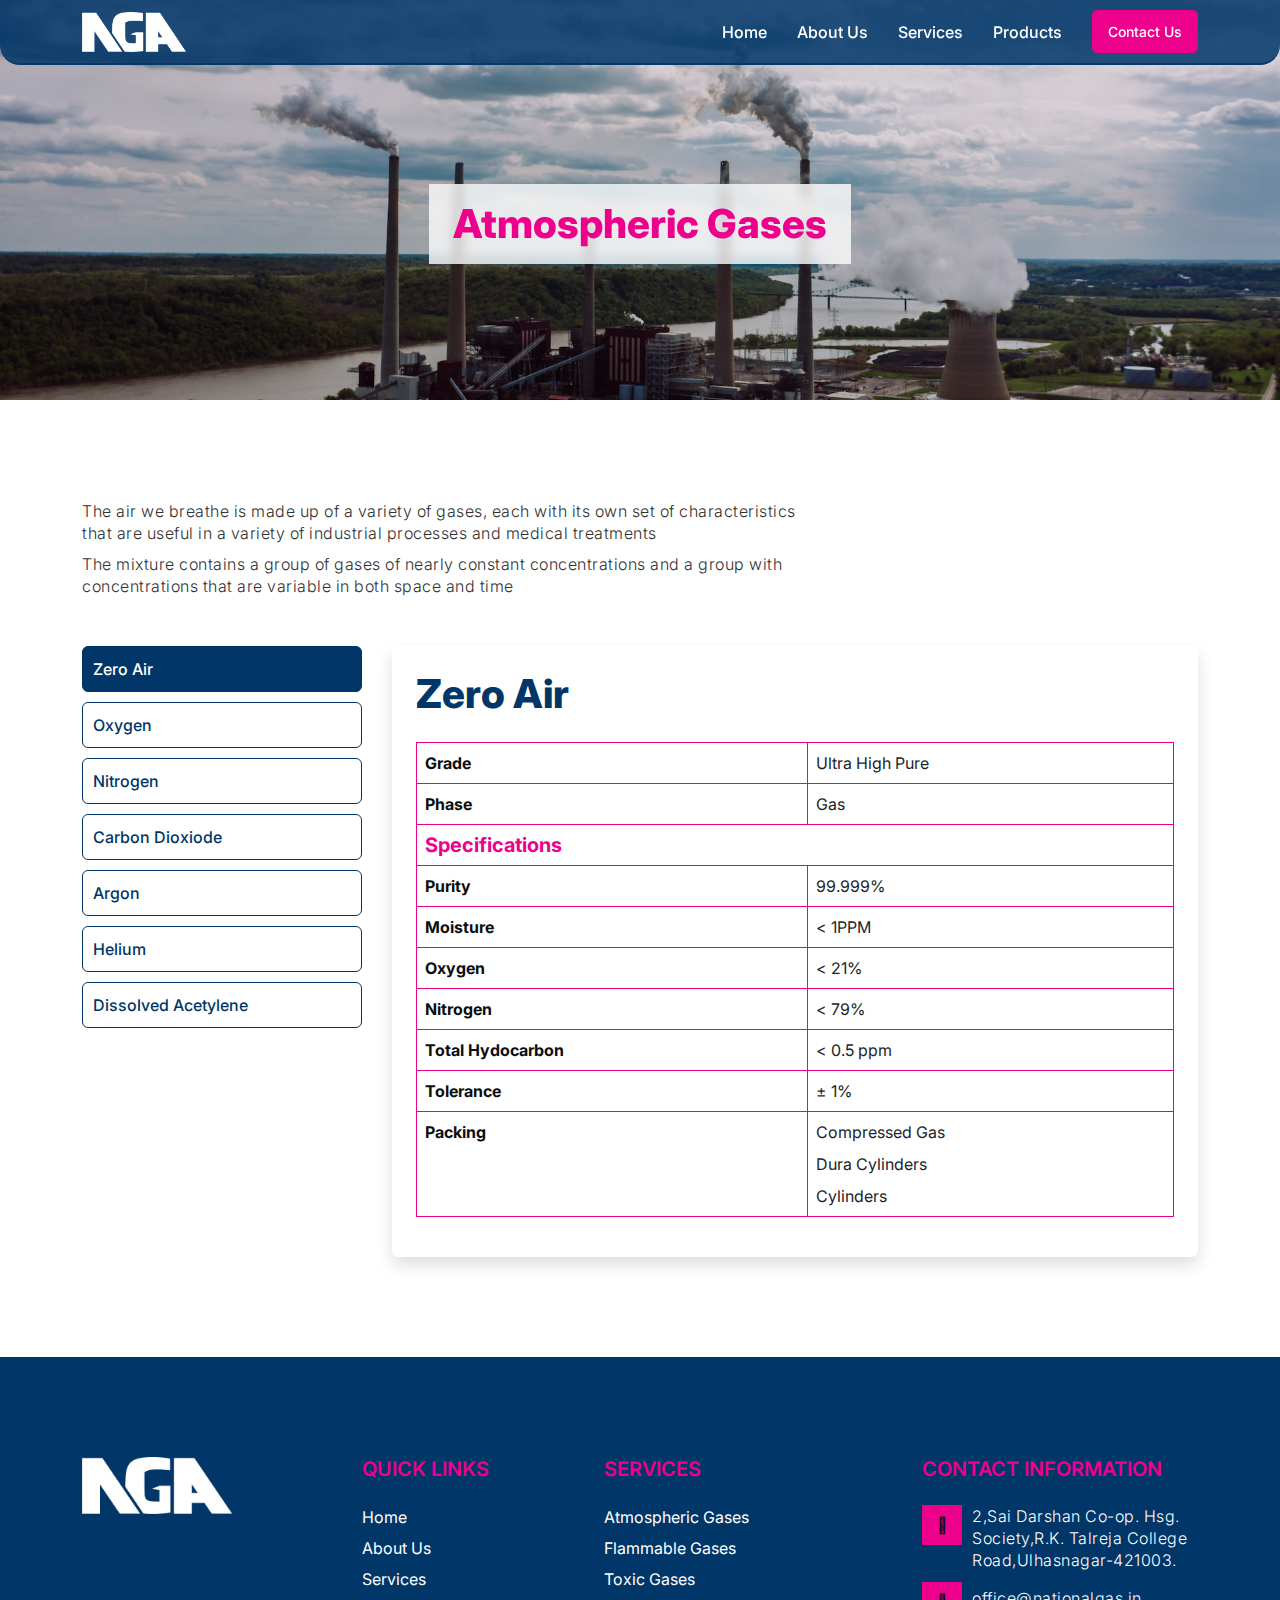
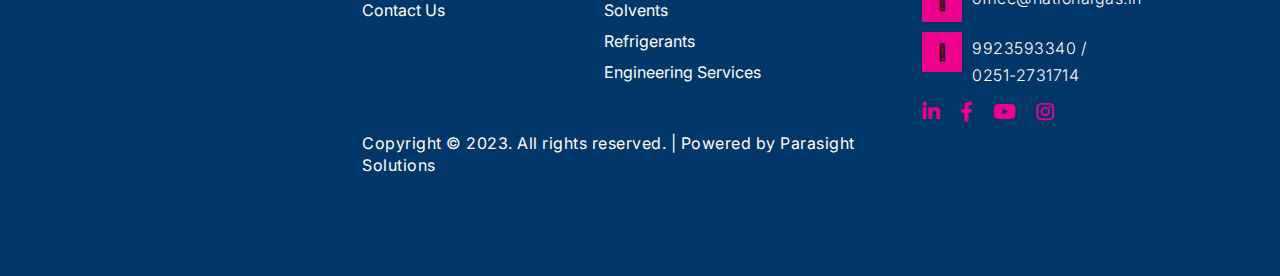
<file: atmospheric.html>
<!DOCTYPE html>
<html lang="en">
  <head>
    <!-- Required meta tags -->
    <meta charset="utf-8" />
    <meta name="viewport" content="width=device-width, initial-scale=1" />
    <title>National Gas</title>
    <!-- Styles -->
    <link
      rel="stylesheet"
      href="https://pro.fontawesome.com/releases/v5.10.0/css/all.css"
    />
    <link
      rel="stylesheet"
      href="https://cdnjs.cloudflare.com/ajax/libs/animate.css/4.1.1/animate.min.css"
    />
    <link rel="stylesheet" href="https://unpkg.com/aos@2.3.1/dist/aos.css" />
    <link rel="stylesheet" href="./static/css/lightbox.min.css" />
    <link rel="stylesheet" href="./static/css/owl.theme.default.min.css" />
    <link rel="stylesheet" href="./static/css/owl.theme.green.min.css" />
    <link rel="stylesheet" href="./static/css/owl.carousel.min.css" />
    <link rel="stylesheet" href="./static/css/bootstrap.min.css" />
    <link rel="stylesheet" href="./static/css/style.css" />
  </head>

  <body>
    <!-- Header -->
    <header class="header" data-aos="fade-down" data-aos-delay="1500">
      <nav class="navbar navbar-expand-lg p-0 main-navbar">
        <div class="container">
          <a class="navbar-brand" href="./index.html">
            <div class="image">
              <img
                src="./static/images/logo.png"
                class="logo"
                alt="National Gas Logo"
              />
              <img
                src="./static/images/logo-light.png"
                class="logo-alt"
                alt="National Gas Logo"
              />
            </div>
            <h1>National Gas</h1>
          </a>
          <button
            class="navbar-toggler"
            type="button"
            data-bs-toggle="collapse"
            data-bs-target="#navBar"
            aria-controls="navBar"
            aria-expanded="false"
            aria-label="Toggle navigation"
          >
            <i class="fal fa-bars"></i>
          </button>
          <div class="collapse navbar-collapse" id="navBar">
            <ul class="navbar-nav ms-auto mb-2 mb-lg-0">
              <li class="nav-item">
                <a class="nav-link" href="./index.html">Home</a>
              </li>
              <li class="nav-item">
                <a class="nav-link" href="./about.html">About Us</a>
              </li>
              <li class="nav-item">
                <a class="nav-link" href="./engineering.html">Services</a>
              </li>
              <li class="nav-item">
                <a class="nav-link" href="./services.html">Products</a>
              </li>
              <li class="nav-item">
                <a class="nav-link nav-btn" href="./contact.html">Contact Us</a>
              </li>
            </ul>
          </div>
        </div>
      </nav>
    </header>

    <!--contact us banner  section -->
    <section class="banner">
      <div class="container">
        <div
          class="d-flex flex-column align-items-center justify-content-center"
        >
          <div
            data-aos="zoom-in"
            data-aos-easing="ease-in-back"
            data-aos-delay="400"
            data-aos-offset="0"
          >
            <div class="box px-4 mt-5 py-3">
              <h2 class="heading">Atmospheric Gases</h2>
            </div>
          </div>
        </div>
      </div>
    </section>

    <!--About Us section -->
    <section class="section atmospheric-gases">
      <div class="container">
        <div class="row">
          <div class="col-lg-8">
            <p class="">
              The air we breathe is made up of a variety of gases, each with its
              own set of characteristics that are useful in a variety of
              industrial processes and medical treatments
            </p>
            <p class="mb-5 mt-2">
              The mixture contains a group of gases of nearly constant
              concentrations and a group with concentrations that are variable
              in both space and time
            </p>
          </div>
        </div>
        <div class="d-flex align-items-start">
          <div class="nav flex-column nav-pills" id="zeroair" role="tablist">
            <button
              class="nav-link active"
              id="v-pills-1-tab"
              data-bs-toggle="pill"
              data-bs-target="#v-pills-1"
              type="button"
              role="tab"
              aria-controls="v-pills-1"
              aria-selected="false"
            >
              Zero Air
            </button>
            <button
              class="nav-link"
              id="v-pills-2-tab"
              data-bs-toggle="pill"
              data-bs-target="#v-pills-2"
              type="button"
              role="tab"
              aria-controls="v-pills-2"
              aria-selected="false"
            >
              Oxygen
            </button>
            <button
              class="nav-link"
              id="v-pills-3-tab"
              data-bs-toggle="pill"
              data-bs-target="#v-pills-3"
              type="button"
              role="tab"
              aria-controls="v-pills-3"
              aria-selected="false"
            >
              Nitrogen
            </button>
            <button
              class="nav-link"
              id="v-pills-4-tab"
              data-bs-toggle="pill"
              data-bs-target="#v-pills-4"
              type="button"
              role="tab"
              aria-controls="v-pills-4"
              aria-selected="true"
            >
              Carbon Dioxiode
            </button>
            <button
              class="nav-link"
              id="v-pills-5-tab"
              data-bs-toggle="pill"
              data-bs-target="#v-pills-5"
              type="button"
              role="tab"
              aria-controls="v-pills-5"
              aria-selected="false"
            >
              Argon
            </button>
            <button
              class="nav-link"
              id="v-pills-6-tab"
              data-bs-toggle="pill"
              data-bs-target="#v-pills-6"
              type="button"
              role="tab"
              aria-controls="v-pills-6"
              aria-selected="false"
            >
              Helium
            </button>
            <button
              class="nav-link"
              id="v-pills-7-tab"
              data-bs-toggle="pill"
              data-bs-target="#v-pills-7"
              type="button"
              role="tab"
              aria-controls="v-pills-7"
              aria-selected="false"
            >
              Dissolved Acetylene
            </button>
          </div>
          <div class="tab-content" id="v-pills-tabContent">
            <!-- TAB-->
            <div
              class="tab-pane fade active show"
              id="v-pills-1"
              role="tabpanel"
              aria-labelledby="v-pills-1-tab"
            >
              <div class="card w-100 h-100 border-0 shadow">
                <div class="card-body p-4">
                  <h2 class="heading text-primary mb-4">Zero Air</h2>
                  <div class="table-responsive">
                    <table class="table">
                      <tr>
                        <th>Grade</th>
                        <td>Ultra High Pure</td>
                      </tr>
                      <tr>
                        <th>Phase</th>
                        <td>Gas</td>
                      </tr>
                      <tr>
                        <td colspan="2">
                          <h5>Specifications</h5>
                        </td>
                      </tr>
                      <tr>
                        <th>Purity</th>
                        <td>99.999%</td>
                      </tr>
                      <tr>
                        <th>Moisture</th>
                        <td>< 1PPM</td>
                      </tr>
                      <tr>
                        <th>Oxygen</th>
                        <td>< 21%</td>
                      </tr>
                      <tr>
                        <th>Nitrogen</th>
                        <td>< 79%</td>
                      </tr>
                      <!-- <tr>
                                            <th>Total</th>
                                            <td>
                                                < 0.5 ppm </td>
                                        </tr> -->
                      <tr>
                        <th>Total Hydocarbon</th>
                        <td>< 0.5 ppm</td>
                      </tr>
                      <tr>
                        <th>Tolerance</th>
                        <td>&#177; 1%</td>
                      </tr>
                      <tr>
                        <th>Packing</th>
                        <td>
                          <ul class="d-flex flex-column gap-2">
                            <li>
                              <span>Compressed Gas</span>
                            </li>
                            <li>
                              <span>Dura Cylinders</span>
                            </li>
                            <li>
                              <span>Cylinders</span>
                            </li>
                          </ul>
                        </td>
                      </tr>
                    </table>
                  </div>
                </div>
              </div>
            </div>
            <!-- TAB-->

            <!-- TAB -->
            <div
              class="tab-pane fade"
              id="v-pills-2"
              role="tabpanel"
              aria-labelledby="v-pills-2-tab"
            >
              <div class="card w-100 h-100 border-0 shadow">
                <div class="card-body p-4">
                  <h2 class="heading text-primary mb-4">Oxygen</h2>
                  <div class="table-responsive">
                    <table class="table">
                      <tr>
                        <th>CAS NO.</th>
                        <td>7782-44-7</td>
                      </tr>
                      <tr>
                        <th>Molecular Weight</th>
                        <td>31.99</td>
                      </tr>
                      <tr>
                        <th>Phase at STP</th>
                        <td>Gas</td>
                      </tr>
                      <tr>
                        <th>Apperance</th>
                        <td>Colourless</td>
                      </tr>
                      <tr>
                        <th>Odour</th>
                        <td>Odourless</td>
                      </tr>
                      <tr>
                        <th>Taste</th>
                        <td>Tasteless</td>
                      </tr>
                      <tr>
                        <th>Category</th>
                        <td>Oxidizer(Supports Combustion)</td>
                      </tr>
                      <tr>
                        <th>Grade</th>
                        <td>Commercial and Ultra High Pure</td>
                      </tr>
                      <tr>
                        <th>Package</th>
                        <td>Compressed Gas Cylinders, Dura and Tanker Load</td>
                      </tr>
                    </table>
                  </div>

                  <!-- TABLE 2 -->
                  <div class="table-responsive">
                    <table class="table">
                      <tr>
                        <th>Grades</th>
                        <td>Commercial Grade</td>
                        <td>Ultra High Pure</td>
                      </tr>
                      <tr>
                        <th>Phase</th>
                        <td>Gas</td>
                        <td>Liquid</td>
                      </tr>
                      <tr>
                        <th>Specification</th>
                        <td></td>
                      </tr>
                      <tr>
                        <th>Purity</th>
                        <td>99.99%</td>
                        <td>99.99%</td>
                      </tr>
                      <tr>
                        <th>Moisture</th>
                        <td>< 5ppm</td>
                        <td>< 1ppm</td>
                      </tr>
                      <tr>
                        <th>Total Hydrocarbon</th>
                        <td>< 0.5ppm</td>
                        <td>< 0.5ppm</td>
                      </tr>
                      <tr>
                        <th>Nitrogen</th>
                        <td>< 5ppm</td>
                      </tr>
                      <tr>
                        <th>Argon</th>
                        <td>< 3ppm</td>
                      </tr>
                      <tr>
                        <th>Carbon Monoxide</th>
                        <td>< 0.5ppm</td>
                      </tr>
                      <tr>
                        <th>Packing</th>
                        <td>Compressed Gas</td>
                      </tr>
                      <tr>
                        <th>Package</th>
                        <td>Tanker Loads</td>
                      </tr>
                      <tr>
                        <th>Carbondioxide</th>
                        <td>< 0.5 ppm</td>
                      </tr>
                    </table>
                  </div>
                </div>
              </div>
            </div>
            <!-- TAB -->

            <!-- TAB -->
            <div
              class="tab-pane fade"
              id="v-pills-3"
              role="tabpanel"
              aria-labelledby="v-pills-3-tab"
            >
              <div class="card w-100 h-100 border-0 shadow">
                <div class="card-body p-4">
                  <h2 class="heading text-primary mb-4">Nitrogen</h2>

                  <p>
                    Nitrogen, with its inert properties, proves to be a critical
                    component across diverse industries, contributing to safety,
                    efficiency, and quality in various applications. Explore how
                    our cutting-edge nitrogen technologies are revolutionizing
                    processes from metals manufacturing to healthcare.
                  </p>
                  <h3 class="mt-4 sub-heading text-secondary">
                    Multi-Industry Uses of Nitrogen:
                  </h3>

                  <ul>
                    <li class="mt-4">
                      <h4 class="tertiary-heading text-primary">
                        Blanketing and Inerting:
                      </h4>
                      <p class="mt-2">
                        Protection of Flammable Substances: Nitrogen blanketing
                        safeguards flammable or explosive solids and liquids by
                        creating an inert atmosphere, preventing degradation
                        from atmospheric oxygen and moisture.
                      </p>
                      <h4 class="tertiary-heading text-primary mt-4">
                        Sparging:
                      </h4>
                      <p class="mt-2">
                        Nitrogen sparging involves bubbling nitrogen through
                        liquids to remove unwanted volatile components, meeting
                        pollution reduction regulations.
                      </p>
                    </li>
                    <li class="mt-4">
                      <h4 class="tertiary-heading text-primary">
                        Metals Manufacturing:
                      </h4>
                      <p class="mt-2">
                        Steel Production: Nitrogen treats the melt in steel
                        manufacturing and acts as a shield gas during the heat
                        treatment of metals.
                      </p>
                      <p class="mt-2">
                        Flash Removal: Liquid nitrogen is employed to make cast
                        metal brittle, facilitating the removal of unwanted
                        flash or fins by mechanical action.
                      </p>
                    </li>
                    <li class="mt-4">
                      <h4 class="tertiary-heading text-primary">
                        Manufacturing and Construction:
                      </h4>
                      <p class="mt-2">
                        Shrink Fitting: Liquid nitrogen is used for cooling
                        inner metal parts, enabling tight fits through shrinkage
                        and subsequent expansion.
                      </p>
                      <p class="mt-2">
                        Concrete Cooling: Liquid nitrogen cools concrete during
                        construction, enhancing cured properties.
                      </p>
                    </li>
                    <li class="mt-4">
                      <h4 class="tertiary-heading text-primary">
                        Chemicals, Pharmaceuticals, and Petroleum:
                      </h4>
                      <p class="mt-2">
                        Equipment Purging: Nitrogen purges equipment, tanks, and
                        pipelines of dangerous vapors and gases in refineries,
                        petrochemical plants, and marine tankers.
                      </p>
                      <p class="mt-2">
                        Reactor Cooling: Liquid nitrogen cools reactors during
                        maintenance, allowing better control of side- reactions
                        in complex chemical processes.
                      </p>
                    </li>
                    <li class="mt-4">
                      <h4 class="tertiary-heading text-primary">
                        Rubber and Plastics Industry:
                      </h4>
                      <p class="mt-2">
                        Flash Removal: Cryogenic cooling with liquid nitrogen
                        facilitates the removal of flash on cast plastics and
                        rubber.
                      </p>
                    </li>
                    <li class="mt-4">
                      <h4 class="tertiary-heading text-primary">
                        Health Care:
                      </h4>
                      <p class="mt-2">
                        Cryosurgery: Argon is used for precise cryosurgery,
                        selectively destroying small areas of diseased or
                        abnormal tissue by creating very cold argon at the
                        treatment site through controlled expansion.
                      </p>
                      <p class="mt-2">
                        Cryoablation: Argon is utilized in treating heart
                        arrhythmia by destroying cells interfering with the
                        normal distribution of electrical impulses.
                      </p>
                    </li>
                  </ul>

                  <div class="table-responsive">
                    <table class="table">
                      <tr>
                        <th>CAS NO.</th>
                        <td>7727-37-9</td>
                      </tr>
                      <tr>
                        <th>Molecular Weight</th>
                        <td>28.014</td>
                      </tr>
                      <tr>
                        <th>Phase at STP</th>
                        <td>Gas</td>
                      </tr>
                      <tr>
                        <th>Apperance</th>
                        <td>Colourless</td>
                      </tr>
                      <tr>
                        <th>Odour</th>
                        <td>Odourless</td>
                      </tr>
                      <tr>
                        <th>Taste</th>
                        <td>Tasteless</td>
                      </tr>
                      <tr>
                        <th>Category</th>
                        <td>Compressed Gas (May Explode)</td>
                      </tr>
                      <tr>
                        <th>Grades</th>
                        <td>Commercial and Ultra High Pure</td>
                      </tr>
                      <tr>
                        <th>Package</th>
                        <td>Compressed Gas Cylinders, Dura and Tanker Load</td>
                      </tr>
                    </table>
                  </div>
                  <!-- TABLE 2 -->
                  <div class="table-responsive">
                    <table class="table">
                      <tr>
                        <th>Grades</th>
                        <td>Commercial Grade</td>
                        <td>Ultra High Pure</td>
                        <td>Ultra High Pure</td>
                      </tr>
                      <tr>
                        <th>Phase</th>
                        <td>Gas</td>
                        <td>Gas</td>
                        <td>Liquid</td>
                      </tr>
                      <tr>
                        <th>Specification</th>
                        <td></td>
                        <td></td>
                        <td></td>
                      </tr>
                      <tr>
                        <th>Purity</th>
                        <td>99.9%</td>
                        <td>99.9995%</td>
                        <td>99.999%</td>
                      </tr>
                      <tr>
                        <th>Moisture</th>
                        <td>< 4ppm</td>
                        <td>< 1ppm</td>
                        <td>< 2 ppm</td>
                      </tr>
                      <tr>
                        <th>Total Hydrocarbon</th>
                        <td>-</td>
                        <td>< 0.5ppm</td>
                        <td>-</td>
                      </tr>
                      <tr>
                        <th>Carbon Dioxide</th>
                        <td>-</td>
                        <td>< 0.5ppm</td>
                        <td>-</td>
                      </tr>
                      <tr>
                        <th>Carbon Monoxide</th>
                        <td>-</td>
                        <td>< 0.5ppm</td>
                        <td>-</td>
                      </tr>
                      <tr>
                        <th>Oxygen</th>
                        <td>< 4ppm</td>
                        <td>< 1 ppm</td>
                        <td>< 0.2 ppm</td>
                      </tr>
                    </table>
                  </div>
                </div>
              </div>
            </div>
            <!-- TAB -->

            <!-- TAB -->
            <div
              class="tab-pane fade"
              id="v-pills-4"
              role="tabpanel"
              aria-labelledby="v-pills-3-tab"
            >
              <div class="card w-100 h-100 border-0 shadow">
                <div class="card-body p-4">
                  <h2 class="heading text-primary mb-4">Carbon Dioxide</h2>
                  <div class="table-responsive">
                    <table class="table">
                      <tr>
                        <th>CAS NO.</th>
                        <td>124-38-9</td>
                      </tr>
                      <tr>
                        <th>Atomic Weight</th>
                        <td>44.01</td>
                      </tr>
                      <tr>
                        <th>Phase at STP</th>
                        <td>Gas</td>
                      </tr>
                      <tr>
                        <th>Apperance</th>
                        <td>Colourless</td>
                      </tr>
                      <tr>
                        <th>Odour</th>
                        <td>Sharp, acidic</td>
                      </tr>
                      <tr>
                        <th>Taste</th>
                        <td>Faint Acidic</td>
                      </tr>
                      <tr>
                        <th>Category</th>
                        <td>Compressed Gas (May Explode)</td>
                      </tr>
                      <tr>
                        <th>Grades</th>
                        <td>Commercial and Ultra High Pure</td>
                      </tr>
                      <tr>
                        <th>Package</th>
                        <td>Compressed Gas Cylinders, Dura and Tanker Load</td>
                      </tr>
                    </table>
                  </div>

                  <!-- TABLE 2 -->
                  <div class="table-responsive">
                    <table class="table">
                      <tr>
                        <th>Grades</th>
                        <td>Argon + Carbon Dioxide</td>
                        <td>Carbon Dioxide</td>
                        <td>Carbon Dioxide</td>
                      </tr>
                      <tr>
                        <th>Phase</th>
                        <td>Gas</td>
                        <td>Gas</td>
                        <td>Liquid</td>
                      </tr>
                      <tr>
                        <td colspan="3">
                          <h5>Specification</h5>
                        </td>
                      </tr>
                      <tr>
                        <th>Purity</th>
                        <td>
                          <ul class="d-flex flex-column gap-2">
                            <li>99.99%</li>
                            <li>Ar: 80.00%</li>
                            <li>CO<sub>2</sub> 20.00%</li>
                          </ul>
                        </td>
                        <td>99.7%</td>
                        <td>99.9%</td>
                      </tr>
                      <tr>
                        <th>Moisture</th>
                        <td>< 2ppm</td>
                        <td>< 5ppm</td>
                        <td>< 10 ppm</td>
                      </tr>
                      <tr>
                        <th>Total Hydrocarbon</th>
                        <td>< 0.5 ppm</td>
                        <td>< 2ppm</td>
                        <td>< 20ppm</td>
                      </tr>
                      <tr>
                        <th>Sulphur</th>
                        <td>-</td>

                        <td>-</td>
                        <td>< 0.01ppm</td>
                      </tr>
                      <tr>
                        <th>Oil</th>
                        <td>-</td>
                        <td>-</td>
                        <td>< 5ppm</td>
                      </tr>
                      <tr>
                        <th>Packing</th>
                        <td>Compressed Gas Cylinders</td>
                        <td>Compressed Gas Cylinders</td>
                        <td>Tanker Load Dura</td>
                      </tr>
                      <tr>
                        <th>Oxygen</th>
                        <td>< 2ppm</td>
                        <td>< 5ppm</td>
                        <td>-</td>
                      </tr>
                    </table>
                  </div>
                </div>
              </div>
            </div>
            <!-- TAB -->

            <!-- TAB -->
            <div
              class="tab-pane fade"
              id="v-pills-5"
              role="tabpanel"
              aria-labelledby="v-pills-3-tab"
            >
              <div class="card w-100 h-100 border-0 shadow">
                <div class="card-body p-4">
                  <h2 class="heading text-primary mb-4">Argon</h2>
                  <p>
                    Argon, the most abundant and cost-effective truly inert gas.
                    Argon's versatility and inert nature make it an
                    indispensable component across various industries. Our
                    cutting-edge bulk gases filter solutions cater to a wide
                    range of applications, ensuring optimal performance and
                    reliability.
                  </p>
                  <h3 class="mt-4 sub-heading text-secondary">
                    Multi-Industry Uses of Argon:
                  </h3>

                  <ul>
                    <li class="mt-4">
                      <h4 class="tertiary-heading text-primary">
                        Welding Applications:
                      </h4>
                      <p class="mt-2">
                        TIG Welding (Gas Tungsten Arc Welding): Pure argon or
                        argon mixtures are utilized as shield gases to protect
                        the tungsten electrode and weld pool from the oxidizing
                        effects of air, particularly when working with aluminum.
                      </p>
                      <p class="mt-2">
                        MIG Welding (Gas Metal Arc Welding): Argon, often mixed
                        with carbon dioxide, serves as a shielding gas for MIG
                        welding of structural steel.
                      </p>
                    </li>
                    <li class="mt-4">
                      <h4 class="tertiary-heading text-primary">
                        Metals Manufacturing:
                      </h4>
                      <p class="mt-2">
                        Steel Production: In converter steelmaking, argon is
                        blown into molten metal to reduce chromium losses and
                        achieve the desired carbon content at lower
                        temperatures.
                      </p>
                      <p class="mt-2">
                        High-Quality Steel Manufacturing: Argon is used as a
                        blowing gas to prevent the formation of nitrides during
                        the manufacture of high-quality steels.
                      </p>
                      <p class="mt-2">
                        Titanium and Zirconium Production: Argon acts as an
                        inert gas to prevent oxidation and reactions during the
                        manufacturing processes of titanium and zirconium.
                      </p>
                    </li>
                    <li class="mt-4">
                      <h4 class="tertiary-heading text-primary">
                        Manufacturing and Construction:
                      </h4>
                      <p class="mt-2">
                        Light Bulb Manufacturing: Argon is employed as a filler
                        gas in light bulbs to exclude oxygen and reactive gases,
                        reducing tungsten filament evaporation rates and
                        allowing higher filament temperatures.
                      </p>
                      <p class="mt-2">
                        Thermo Pane Windows: Argon, used as a filler gas between
                        glass panels, minimizes heat transmission and convective
                        movement, enhancing the efficiency of high-performance
                        thermo pane windows.
                      </p>
                    </li>
                    <li class="mt-4">
                      <h4 class="tertiary-heading text-primary">
                        Electronics:
                      </h4>
                      <p class="mt-2">
                        Semiconductor Industry: Argon, combined with methane,
                        serves as a filler and high-purity inert shield gas in
                        the production of silicone and germanium crystals for
                        the semiconductor industry.
                      </p>
                    </li>
                    <li class="mt-4">
                      <h4 class="tertiary-heading text-primary">
                        Food and Beverages:
                      </h4>
                      <p class="mt-2">
                        Winemaking: Argon is employed to displace oxygen in
                        barrels, preventing the formation of vinegar. It is also
                        utilized in wine dispensing units for preserving opened
                        bottles.
                      </p>
                    </li>
                    <li class="mt-4">
                      <h4 class="tertiary-heading text-primary">
                        Health Care:
                      </h4>
                      <p class="mt-2">
                        Cryosurgery: Argon is used for precise cryosurgery,
                        selectively destroying small areas of diseased or
                        abnormal tissue by creating very cold argon at the
                        treatment site through controlled expansion.
                      </p>
                      <p class="mt-2">
                        Cryoablation: Argon is utilized in treating heart
                        arrhythmia by destroying cells interfering with the
                        normal distribution of electrical impulses.
                      </p>
                    </li>
                  </ul>

                  <div class="table-responsive mt-5">
                    <table class="table">
                      <tr>
                        <th>CAS NO.</th>
                        <td>7440-37-1</td>
                      </tr>
                      <tr>
                        <th>Atomic Weight</th>
                        <td>39.95</td>
                      </tr>
                      <tr>
                        <th>Phase at STP</th>
                        <td>Gas</td>
                      </tr>
                      <tr>
                        <th>Apperance</th>
                        <td>Colourless with lilac glow under electric field</td>
                      </tr>
                      <tr>
                        <th>Odour</th>
                        <td>Odourless</td>
                      </tr>
                      <tr>
                        <th>Taste</th>
                        <td>Tasteless</td>
                      </tr>
                      <tr>
                        <th>Category</th>
                        <td>Compressed Gas (May Explode)</td>
                      </tr>
                      <tr>
                        <th>Grades</th>
                        <td>Commercial and Ultra High Pure</td>
                      </tr>
                    </table>
                  </div>

                  <!-- TABLE 2 -->
                  <div class="table-responsive">
                    <table class="table">
                      <tr>
                        <th>Grades</th>
                        <td>Commercial Grade</td>
                        <td>Ultra High Pure</td>
                        <td>Ultra High Pure</td>
                      </tr>
                      <tr>
                        <th>Phase</th>
                        <td>Gas</td>
                        <td>Gas</td>
                        <td>Liquid</td>
                      </tr>
                      <tr>
                        <td colspan="3">
                          <h5>Specification</h5>
                        </td>
                      </tr>
                      <tr>
                        <th>Purity</th>
                        <td>
                          <ul class="d-flex flex-column gap-2">
                            <li>99.9%</li>
                            <!-- <li>
                                                        99.99%
                                                    </li>
                                                    <li>
                                                        99.99%
                                                    </li> -->
                          </ul>
                        </td>
                        <td>99.99%</td>
                        <td>99.999%</td>
                      </tr>
                      <tr>
                        <th>Moisture</th>
                        <td>< 5ppm</td>
                        <td>< 1ppm</td>
                        <td>< 2 ppm</td>
                      </tr>
                      <tr>
                        <th>Oxygen</th>
                        <td>< 6ppm</td>
                        <td>< 0.5ppm</td>
                        <td>< 2 ppm</td>
                      </tr>
                      <tr>
                        <th>Total Hydrocarbon</th>
                        <td>< 1.5 ppm</td>
                        <td>< 0.5ppm</td>
                        <td>< 0.5ppm</td>
                      </tr>
                      <tr>
                        <th>Packing</th>
                        <td>
                          <ul class="d-flex flex-column gap-2">
                            <li>Compressed Gas Cylinders</li>
                            <li>Dura Cylinders</li>
                            <li>Manifold Coupled Pallet</li>
                          </ul>
                        </td>
                        <td>
                          <ul class="d-flex flex-column gap-2">
                            <li>Compressed Gas Cylinders</li>
                            <li>Dura Cylinders</li>
                            <li>Manifold Coupled Pallet</li>
                          </ul>
                        </td>
                        <td>
                          <ul class="d-flex flex-column gap-2">
                            <li>Tanker Load</li>
                            <li>Dura Cylinders</li>
                          </ul>
                        </td>
                      </tr>
                    </table>
                  </div>
                </div>
              </div>
            </div>
            <!-- TAB -->

            <!-- TAB -->
            <div
              class="tab-pane fade"
              id="v-pills-6"
              role="tabpanel"
              aria-labelledby="v-pills-3-tab"
            >
              <div class="card w-100 h-100 border-0 shadow">
                <div class="card-body p-4">
                  <h2 class="heading text-primary mb-4">Helium</h2>
                  <div class="table-responsive">
                    <table class="table">
                      <tr>
                        <th>CAS NO.</th>
                        <td>7440-59-7</td>
                      </tr>
                      <tr>
                        <th>Atomic Weight</th>
                        <td>4.002</td>
                      </tr>
                      <tr>
                        <th>Phase at STP</th>
                        <td>Gas</td>
                      </tr>
                      <tr>
                        <th>Apperance</th>
                        <td>
                          Colourless with reddish Orange glow under electric
                          field
                        </td>
                      </tr>
                      <tr>
                        <th>Odour</th>
                        <td>Odourless</td>
                      </tr>
                      <tr>
                        <th>Taste</th>
                        <td>Tasteless</td>
                      </tr>
                      <tr>
                        <th>Category</th>
                        <td>Compressed Gas (May Explode)</td>
                      </tr>
                      <tr>
                        <th>Grades</th>
                        <td>Commercial and Ultra High Pure</td>
                      </tr>
                      <tr>
                        <th>Packing</th>
                        <td>Compressed Gas Cylinders</td>
                      </tr>
                    </table>
                  </div>

                  <!-- TABLE 2 -->
                  <div class="table-responsive">
                    <table class="table">
                      <tr>
                        <th>Grades</th>
                        <td>Commercial Grade</td>
                        <td>Ultra High Pure</td>
                        <td>Ultra High Pure</td>
                      </tr>
                      <tr>
                        <th>Phase</th>
                        <td>Gas</td>
                        <td>Gas</td>
                        <td>Liquid</td>
                      </tr>
                      <tr>
                        <td colspan="3">
                          <h5>Specification</h5>
                        </td>
                      </tr>
                      <tr>
                        <th>Purity</th>
                        <td>99.995%</td>
                        <td>99.7%</td>
                        <td>99.9%</td>
                      </tr>
                      <tr>
                        <th>Moisture</th>
                        <td>< 5ppm</td>
                        <td>< 2ppm</td>
                        <td>< 1 ppm</td>
                      </tr>
                      <tr>
                        <th>Oxygen</th>
                        <td>< 5ppm</td>
                        <td>< 2ppm</td>
                        <td>< 1 ppm</td>
                      </tr>
                      <tr>
                        <th>Total Hydrocarbon</th>
                        <td>< 1 ppm</td>
                        <td>< 0.5ppm</td>
                        <td>< 0.5ppm</td>
                      </tr>
                      <tr>
                        <th>CO<sub>2</sub> + CO</th>
                        <td></td>
                        <td>< 0.5ppm</td>
                        <td></td>
                      </tr>
                      <tr>
                        <th>Nitrogen</th>
                        <td></td>
                        <td>< 5ppm</td>
                        <td></td>
                      </tr>
                      <tr>
                        <th>Packing</th>
                        <td>
                          <ul class="d-flex flex-column gap-2">
                            <li>Compressed Gas Cylinders</li>
                            <li>Dura Cylinders</li>
                          </ul>
                        </td>
                        <td>
                          <ul class="d-flex flex-column gap-2">
                            <li>Compressed Gas Cylinders</li>
                            <li>Dura Cylinders</li>
                          </ul>
                        </td>
                        <td>
                          <ul class="d-flex flex-column gap-2">
                            <li>Tanker Load</li>
                          </ul>
                        </td>
                      </tr>
                    </table>
                  </div>
                </div>
              </div>
            </div>
            <!-- TAB -->

            <!-- TAB -->
            <div
              class="tab-pane fade"
              id="v-pills-7"
              role="tabpanel"
              aria-labelledby="v-pills-3-tab"
            >
              <div class="card w-100 h-100 border-0 shadow">
                <div class="card-body p-4">
                  <h2 class="heading text-primary mb-4">Dissolved Acetylene</h2>
                  <div class="table-responsive">
                    <table class="table">
                      <tr>
                        <th>CAS NO.</th>
                        <td>74-86-2</td>
                      </tr>
                      <tr>
                        <th>Atomic Weight</th>
                        <td>26.04</td>
                      </tr>
                      <tr>
                        <th>Phase at STP</th>
                        <td>Gas</td>
                      </tr>
                      <tr>
                        <th>Apperance</th>
                        <td>Colourless burning with sooty flame</td>
                      </tr>
                      <tr>
                        <th>Odour</th>
                        <td>Faint Garlic Like Odour</td>
                      </tr>
                      <tr>
                        <th>Taste</th>
                        <td>Tasteless</td>
                      </tr>
                      <tr>
                        <th>Category</th>
                        <td>Inflammable</td>
                      </tr>
                      <tr>
                        <th>Grades</th>
                        <td>Commercial and Ultra High Pure</td>
                      </tr>
                      <tr>
                        <th>Packing</th>
                        <td>Compressed Gas Cylinders</td>
                      </tr>
                    </table>
                  </div>
                  <!-- TABLE 2 -->
                  <!-- <div class="table-responsive">
                                    <table class="table">
                                        <tr>
                                            <th>Grades</th>
                                            <td>Commercial Grade</td>
                                            <td>Ultra High Pure</td>
                                            <td>Ultra High Pure</td>
                                        </tr>
                                        <tr>
                                            <th>Phase</th>
                                            <td>Gas</td>
                                            <td>Gas</td>
                                            <td>Liquid</td>
                                        </tr>
                                        <tr>
                                            <td colspan="3">
                                                <h5>Specification</h5>
                                            </td>
                                        </tr>
                                        <tr>
                                            <th>Purity</th>
                                            <td>
                                                99.995%
                                            </td>
                                            <td>99.7%</td>
                                            <td>99.9%</td>
                                        </tr>
                                        <tr>
                                            <th>Moisture</th>
                                            <td>
                                                < 5ppm </td>
                                            <td>
                                                < 2ppm </td>
                                            <td>
                                                < 1 ppm </td>
                                        </tr>
                                        <tr>
                                            <th>Oxygen</th>
                                            <td>
                                                < 5ppm </td>
                                            <td>
                                                < 2ppm </td>
                                            <td>
                                                < 1 ppm </td>
                                        </tr>
                                        <tr>
                                            <th>Total Hydrocarbon</th>
                                            <td>
                                                < 1 ppm </td>
                                            <td>
                                                < 0.5ppm </td>
                                            <td>
                                                < 0.5ppm </td>
                                        </tr>
                                        <tr>
                                            <th>CO<sub>2</sub></th>
                                            <td>
                                            </td>
                                            <td>
                                                < 0.5ppm </td>
                                            <td>

                                            </td>
                                        </tr>
                                        <tr>
                                            <th>Nitrogen</th>
                                            <td>
                                            </td>
                                            <td>
                                                < 5ppm </td>
                                            <td>

                                            </td>
                                        </tr>
                                        <tr>
                                            <th>Packing</th>
                                            <td>

                                                <ul class="d-flex flex-column gap-2">
                                                    <li>
                                                        Compressed Gas Cylinders
                                                    </li>
                                                    <li>
                                                        Dura Cylinders
                                                    </li>

                                                </ul>
                                            </td>
                                            <td>
                                                <ul class="d-flex flex-column gap-2">
                                                    <li>
                                                        Compressed Gas Cylinders
                                                    </li>
                                                    <li>
                                                        Dura Cylinders
                                                    </li>

                                                </ul>
                                            </td>
                                            <td>
                                                <ul class="d-flex flex-column gap-2">
                                                    <li>
                                                        Tanker Load
                                                    </li>
                                                </ul>
                                            </td>
                                        </tr>
                                    </table>
                                </div> -->
                </div>
              </div>
            </div>
            <!-- TAB -->
            <!-- TAB -->
            <div
              class="tab-pane fade"
              id="v-pills-7"
              role="tabpanel"
              aria-labelledby="v-pills-3-tab"
            >
              <div class="card w-100 h-100 border-0 shadow">
                <div class="card-body p-4">
                  <div class="table-responsive">
                    <table class="table">
                      <tr>
                        <th>CAS NO.</th>
                        <td>74-86-2</td>
                      </tr>
                      <tr>
                        <th>Molecular Weight</th>
                        <td>26.04</td>
                      </tr>
                      <tr>
                        <th>Phase at STP</th>
                        <td>Gas</td>
                      </tr>
                      <tr>
                        <th>Apperance</th>
                        <td>Colourless burning with sooty flame</td>
                      </tr>
                      <tr>
                        <th>Odour</th>
                        <td>Faint garlic-like odour</td>
                      </tr>
                      <tr>
                        <th>Taste</th>
                        <td>Tasteless</td>
                      </tr>
                      <tr>
                        <th>Category</th>
                        <td>Inflammable</td>
                      </tr>
                    </table>
                  </div>
                </div>
              </div>
            </div>
            <!-- TAB -->
          </div>
        </div>
      </div>
    </section>

    <!-- Footer -->
    <footer class="section footer bg-primary">
      <div class="container container-1300">
        <div class="row gx-1 gy-5">
          <div class="col-lg-3">
            <img src="./static/images/logo-light.png" class="logo" alt="" />
            <!-- <h2>National Gas</h2> -->
          </div>
          <div class="col-lg-6">
            <div class="row">
              <div class="col-md-5">
                <h5 class="mb-4">Quick Links</h5>
                <ul class="mb-5">
                  <li>
                    <a href="./index.html">Home</a>
                  </li>
                  <li>
                    <a href="./about.html">About Us</a>
                  </li>
                  <li>
                    <a href="./services.html">Services</a>
                  </li>
                  <li></li>
                  <li>
                    <a href="./contact.html">Contact Us</a>
                  </li>
                </ul>
              </div>
              <div class="col-md-7">
                <h5 class="mb-4">Services</h5>
                <ul class="mb-5">
                  <li>
                    <a href="./atmospheric.html">Atmospheric Gases</a>
                  </li>
                  <li>
                    <a href="./flammable.html">Flammable Gases</a>
                  </li>
                  <li>
                    <a href="./toxic.html">Toxic Gases</a>
                  </li>
                  <li>
                    <a href="./solvents.html">Solvents</a>
                  </li>
                  <li>
                    <a href="./refrigerants.html">Refrigerants</a>
                  </li>
                  <li>
                    <a href="./engineering.html">Engineering Services</a>
                  </li>
                </ul>
              </div>
            </div>
            <p>
              <b>
                Copyright &copy; 2023. All rights reserved. | Powered by
                <a href="https://parasightsolutions.com/" target="_blank"
                  >Parasight Solutions</a
                ></b
              >
            </p>
          </div>
          <div class="col-lg-3">
            <h5 class="mb-4">Contact Information</h5>
            <div class="info">
              <i class="fal fa-map"></i>
              <p>
                2,Sai Darshan Co-op. Hsg. Society,R.K. Talreja College
                Road,Ulhasnagar-421003.
              </p>
            </div>
            <div class="info">
              <i class="fal fa-envelope"></i>
              <p>
                <a href="mailto:office@nationalgas.in">office@nationalgas.in</a>
              </p>
            </div>
            <div class="info">
              <i class="fal fa-phone-alt"></i>
              <p>
                <a href="tel:9923593340">9923593340</a> /
                <a href="tel:0251-2731714">0251-2731714</a>
              </p>
            </div>
            <div class="social">
              <a href="#" target="_blank">
                <i class="fab fa-linkedin-in"></i>
              </a>
              <a href="#" target="_blank">
                <i class="fab fa-facebook-f"></i>
              </a>
              <a href="#" target="_blank">
                <i class="fab fa-youtube"></i>
              </a>
              <a href="#" target="_blank">
                <i class="fab fa-instagram"></i>
              </a>
            </div>
          </div>
        </div>
      </div>
    </footer>

    <!-- Scripts -->
    <script src="https://code.jquery.com/jquery-3.6.0.min.js"></script>
    <script src="https://unpkg.com/aos@2.3.1/dist/aos.js"></script>
    <script src="./static/js/lightbox-plus-jquery.min.js"></script>
    <script src="./static/js/lightbox.min.js"></script>
    <script src="./static/js/owl.carousel.min.js"></script>
    <script src="./static/js/bootstrap.bundle.min.js"></script>
    <script src="./static/js/app.js"></script>
  </body>
</html>
</file>
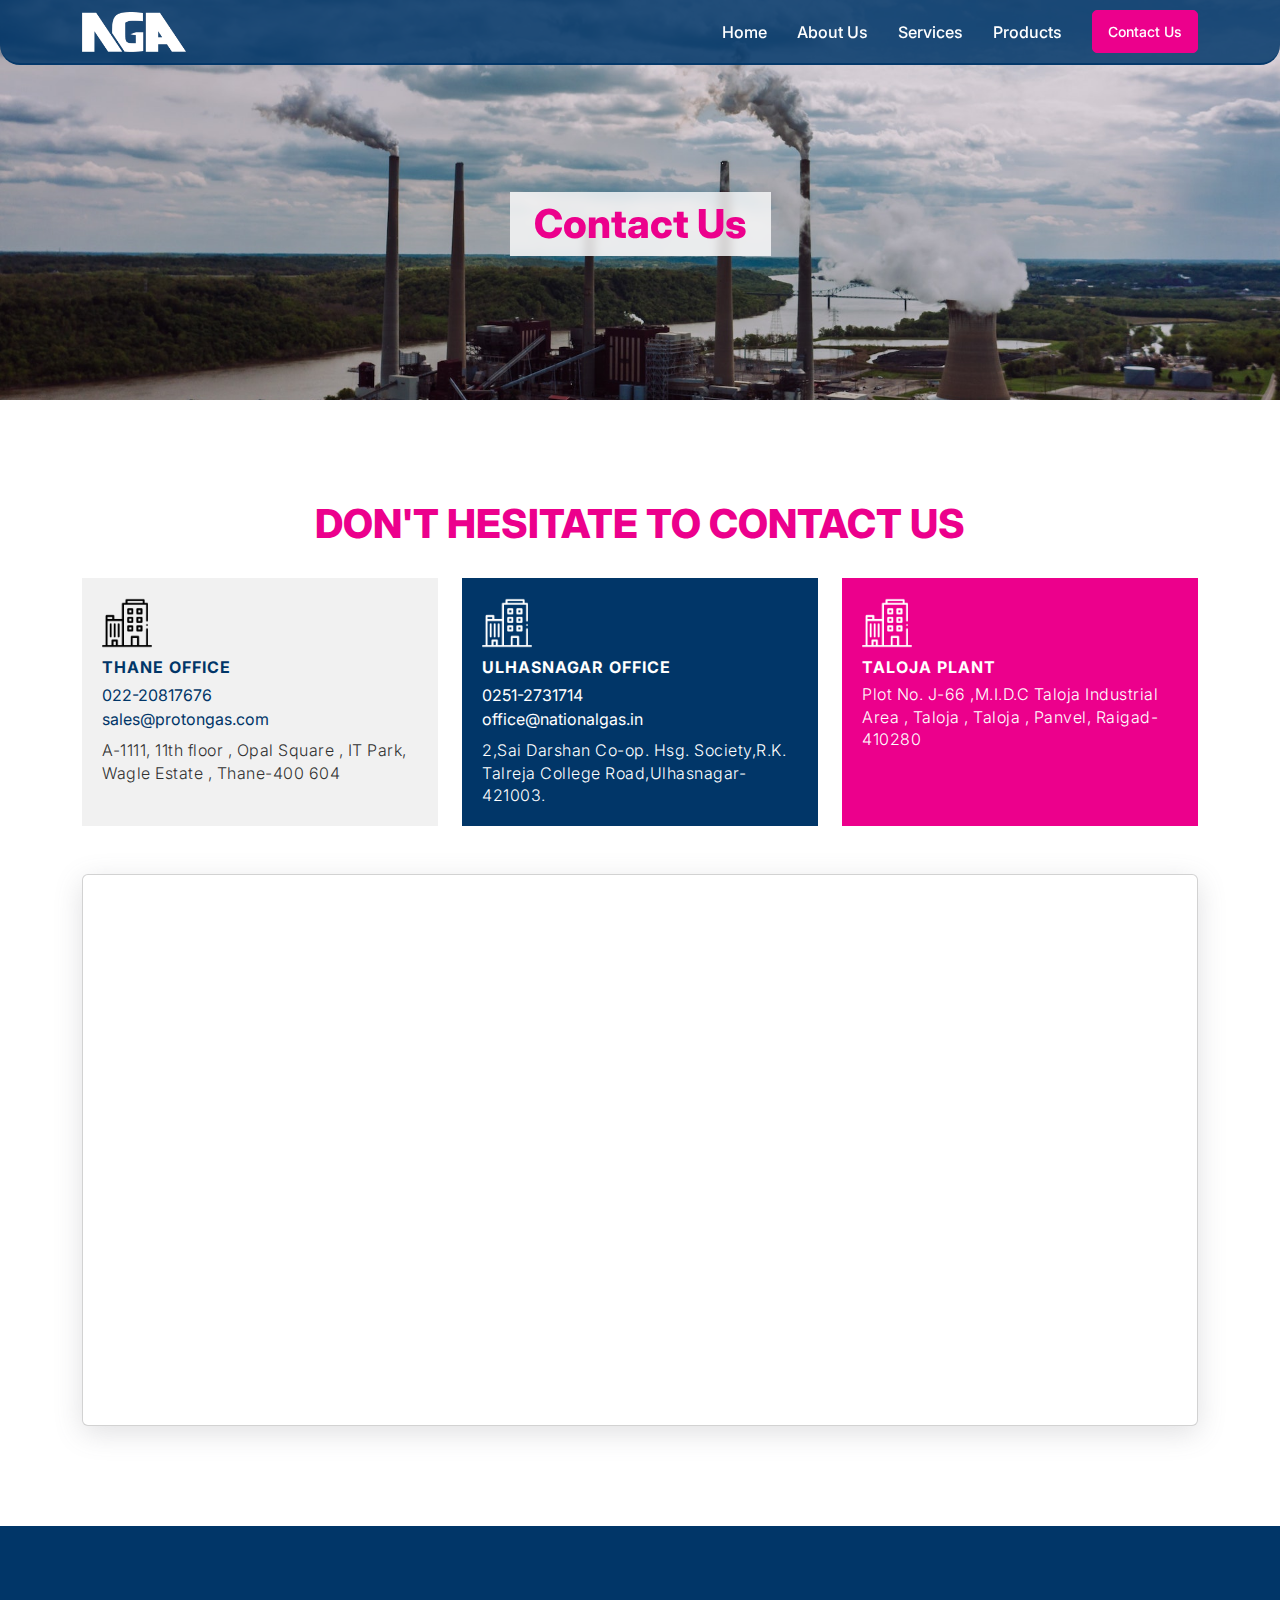
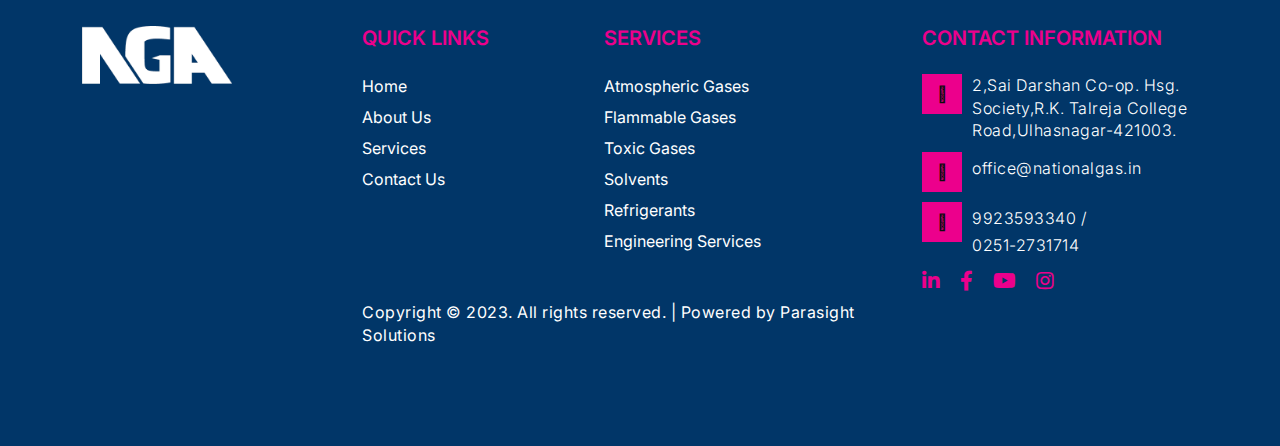
<file: contact.html>
<!DOCTYPE html>
<html lang="en">
<head>
    <!-- Required meta tags -->
    <meta charset="utf-8" />
    <meta name="viewport" content="width=device-width, initial-scale=1" />
    <title>National Gas</title>
    <!-- Styles -->
    <link rel="stylesheet" href="https://pro.fontawesome.com/releases/v5.10.0/css/all.css" />
    <link rel="stylesheet" href="https://cdnjs.cloudflare.com/ajax/libs/animate.css/4.1.1/animate.min.css" />
    <link rel="stylesheet" href="https://unpkg.com/aos@2.3.1/dist/aos.css" />
    <link rel="stylesheet" href="./static/css/lightbox.min.css" />
    <link rel="stylesheet" href="./static/css/owl.theme.default.min.css" />
    <link rel="stylesheet" href="./static/css/owl.theme.green.min.css" />
    <link rel="stylesheet" href="./static/css/owl.carousel.min.css" />
    <link rel="stylesheet" href="./static/css/bootstrap.min.css" />
    <link rel="stylesheet" href="./static/css/style.css" />
</head>

<body>
    <!-- Header -->
    <header class="header" data-aos="fade-down" data-aos-delay="1500">
        <nav class="navbar navbar-expand-lg p-0 main-navbar">
            <div class="container">
                <a class="navbar-brand" href="./index.html">
                    <div class="image">
                        <img src="./static/images/logo.png" class="logo" alt="National Gas Logo" />
                        <img src="./static/images/logo-light.png" class="logo-alt" alt="National Gas Logo" />
                    </div>
                    <h1>National Gas</h1>
                </a>
                <button class="navbar-toggler" type="button" data-bs-toggle="collapse" data-bs-target="#navBar"
                    aria-controls="navBar" aria-expanded="false" aria-label="Toggle navigation">
                    <i class="fal fa-bars"></i>
                </button>
                <div class="collapse navbar-collapse" id="navBar">
                    <ul class="navbar-nav ms-auto mb-2 mb-lg-0">
                        <li class="nav-item">
                            <a class="nav-link" href="./index.html">Home</a>
                        </li>
                        <li class="nav-item">
                            <a class="nav-link" href="./about.html">About Us</a>
                        </li>
                        <li class="nav-item">
                            <a class="nav-link" href="./engineering.html">Services</a>
                        </li>
                        <li class="nav-item">
                            <a class="nav-link" href="./services.html">Products</a>
                        </li>
                        <li class="nav-item">
                            <a class="nav-link nav-btn" href="./contact.html">Contact Us</a>
                        </li>
                    </ul>
                </div>
            </div>
        </nav>
    </header>

    <!--contact us banner  section -->
    <section class="banner">
        <div class="container">
            <div class="d-flex flex-column align-items-center justify-content-center ">
                <div data-aos="zoom-in" data-aos-easing="ease-in-back" data-aos-delay="400" data-aos-offset="0">
                    <div class="box px-4 mt-5 py-2">
                        <h2 class="heading">Contact Us</h2>
                    </div>
                </div>
            </div>
        </div>
    </section>

    <!--contact us banner  section -->
    <section class="section contact-us-section">
        <div class="container mb-5">
            <h2 class="inner-heading text-center">DON'T HESITATE TO CONTACT US</h2>
            <div class="row g-4">
                <div class="col-lg-4">
                    <div class="card-one card-box" data-aos="fade-up" data-aos-delay="300">
                        <img class="office-icon-dark" src="./static/images/contact_us_page/icons/office-building.png">
                        <h3 class=" tertiary-heading text-primary">THANE OFFICE</h3>
                        <a href="tel:022-20817676" class="text-primary">022-20817676</a>
                        <a class="text-primary mb-2 d-block" href="mailto:sales@protongas.com">sales@protongas.com</a>
                        <p>A-1111, 11th floor , Opal Square , IT Park, Wagle Estate , Thane-400 604</p>
                    </div>
                </div>
                <div class="col-lg-4">
                    <div class="card-two card-box" data-aos="fade-up" data-aos-delay="500">
                        <img class="office-icon" src="./static/images/contact_us_page/icons/office-building.png">
                        <h3 class="tertiary-heading">ULHASNAGAR OFFICE</h3>
                        <a href="tel:0251-2731714" class="text-white">0251-2731714</a>
                        <a class="mb-2  d-block" href="mailto:office@nationalgas.in">office@nationalgas.in</a>
                        <p class="text-white">2,Sai Darshan Co-op. Hsg. Society,R.K. Talreja College
                            Road,Ulhasnagar-421003.</p>
                    </div>
                </div>
                <div class="col-lg-4">
                    <div class="card-three card-box" data-aos="fade-up" data-aos-delay="700">
                        <img class="office-icon" src="./static/images/contact_us_page/icons/office-building.png">
                        <h3 class="tertiary-heading">TALOJA PLANT</h3>
                        <p class="text-white">
                            Plot No. J-66 ,M.I.D.C Taloja Industrial Area , Taloja , Taloja , Panvel, Raigad-410280
                        </p>
                    </div>
                </div>
            </div>
        </div>
        <div class="container">
            <div class="card p-5 ">
                <div class="row g-4">
                    <h2 class="sub-heading mb-3" data-aos="fade-up">
                        Leave a Message
                    </h2>
                    <div class="col-lg-6 left">
                        <form action="" data-aos="zoom-in">
                            <div class="form-floating mb-3">
                                <input type="text" class="form-control" id="floatingInput" placeholder="Full Name">
                                <label for="floatingInput">Full Name</label>
                            </div>
                            <div class="form-floating mb-3">
                                <input type="email" class="form-control" id="floatingPassword" placeholder="Email">
                                <label for="floatingPassword">E-mail</label>
                            </div>
                            <div class="form-floating mb-3">
                                <input type="text" class="form-control" id="floatingInput" placeholder="Phone No.">
                                <label for="floatingInput">Phone No.</label>
                            </div>
                            <div class="form-floating">
                                <textarea class="form-control" placeholder="Leave a comment here"
                                    id="floatingTextarea"></textarea>
                                <label for="floatingTextarea">Message</label>
                            </div>
                            <button class="submit-btn mt-4" type="submit">Submit</button>
                        </form>
                    </div>
                    <div class="col-lg-6 right" data-aos="zoom-in" data-aos-delay="400">
                        <iframe
                            src="https://www.google.com/maps/embed?pb=!1m18!1m12!1m3!1d482173.9761298289!2d72.82100374400133!3d19.23952085449749!2m3!1f0!2f0!3f0!3m2!1i1024!2i768!4f13.1!3m3!1m2!1s0x3be7cf254d5209a3%3A0xfc1cfd09aaea4b2!2sSai%20Darshan%20Co.%20Op.%20Hsg%20Society!5e0!3m2!1sen!2sin!4v1690872182940!5m2!1sen!2sin"
                            class="w-100 h-100" style="border:0;" allowfullscreen="" loading="lazy"
                            referrerpolicy="no-referrer-when-downgrade"></iframe>
                    </div>
                </div>
            </div>
        </div>
    </section>
    <!-- Footer -->
    <footer class="section footer bg-primary">
        <div class="container container-1300">
            <div class="row gx-1 gy-5">
                <div class="col-lg-3">
                    <img src="./static/images/logo-light.png" class="logo" alt="" />
                    <!-- <h2>National Gas</h2> -->
                </div>
                <div class="col-lg-6">
                    <div class="row">
                        <div class="col-md-5">
                            <h5 class="mb-4">Quick Links</h5>
                            <ul class="mb-5">
                                <li>
                                    <a href="./index.html">Home</a>
                                </li>
                                <li>
                                    <a href="./about.html">About Us</a>
                                </li>
                                <li>
                                    <a href="./services.html">Services</a>
                                </li>
                                <li>
                                </li>
                                <li>
                                    <a href="./contact.html">Contact Us</a>
                                </li>
                            </ul>
                        </div>
                        <div class="col-md-7">
                            <h5 class="mb-4">Services</h5>
                            <ul class="mb-5">
                                <li>
                                    <a href="./atmospheric.html">Atmospheric Gases</a>
                                </li>
                                <li>
                                    <a href="./flammable.html">Flammable Gases</a>
                                </li>
                                <li>
                                    <a href="./toxic.html">Toxic Gases</a>
                                </li>
                                <li>
                                    <a href="./solvents.html">Solvents</a>
                                </li>
                                <li>
                                    <a href="./refrigerants.html">Refrigerants</a>
                                </li>
                                <li>
                                    <a href="./engineering.html">Engineering Services</a>
                                </li>
                            </ul>
                        </div>
                    </div>
                    <p>
                        <b>
                            Copyright &copy; 2023. All rights reserved. | Powered by
                            <a href="https://parasightsolutions.com/" target="_blank">Parasight Solutions</a></b>
                    </p>
                </div>
                <div class="col-lg-3">
                    <h5 class="mb-4">Contact Information</h5>
                    <div class="info">
                        <i class="fal fa-map"></i>
                        <p>
                            2,Sai Darshan Co-op. Hsg. Society,R.K. Talreja College
                            Road,Ulhasnagar-421003.
                        </p>
                    </div>
                    <div class="info">
                        <i class="fal fa-envelope"></i>
                        <p>
                            <a href="mailto:office@nationalgas.in">office@nationalgas.in</a>
                        </p>
                    </div>
                    <div class="info">
                        <i class="fal fa-phone-alt"></i>
                        <p>
                            <a href="tel:9923593340">9923593340</a> /
                            <a href="tel:0251-2731714">0251-2731714</a>
                        </p>
                    </div>
                    <div class="social">
                        <a href="#" target="_blank">
                            <i class="fab fa-linkedin-in"></i>
                        </a>
                        <a href="#" target="_blank">
                            <i class="fab fa-facebook-f"></i>
                        </a>
                        <a href="#" target="_blank">
                            <i class="fab fa-youtube"></i>
                        </a>
                        <a href="#" target="_blank">
                            <i class="fab fa-instagram"></i>
                        </a>
                    </div>
                </div>
            </div>
        </div>
    </footer>

    <!-- Scripts -->
    <script src="https://code.jquery.com/jquery-3.6.0.min.js"></script>
    <script src="https://unpkg.com/aos@2.3.1/dist/aos.js"></script>
    <script src="./static/js/lightbox-plus-jquery.min.js"></script>
    <script src="./static/js/lightbox.min.js"></script>
    <script src="./static/js/owl.carousel.min.js"></script>
    <script src="./static/js/bootstrap.bundle.min.js"></script>
    <script src="./static/js/app.js"></script>

    <script>
        // Counters
        var counted = 0;
        $(window).scroll(function () {
            var oTop = $(".counter").offset().top - window.innerHeight;
            if (counted == 0 && $(window).scrollTop() > oTop) {
                $(".count h5").each(function () {
                    var $this = $(this),
                        countTo = $this.attr("data-count");
                    $({
                        countNum: $this.text(),
                    }).animate(
                        {
                            countNum: countTo,
                        },
                        {
                            duration: 3000,
                            easing: "swing",
                            step: function () {
                                $this.text(Math.floor(this.countNum));
                            },
                            complete: function () {
                                $this.text(this.countNum);
                            },
                        }
                    );
                });
                counted = 1;
            }
        });
    </script>
</body>
</html>
</file>
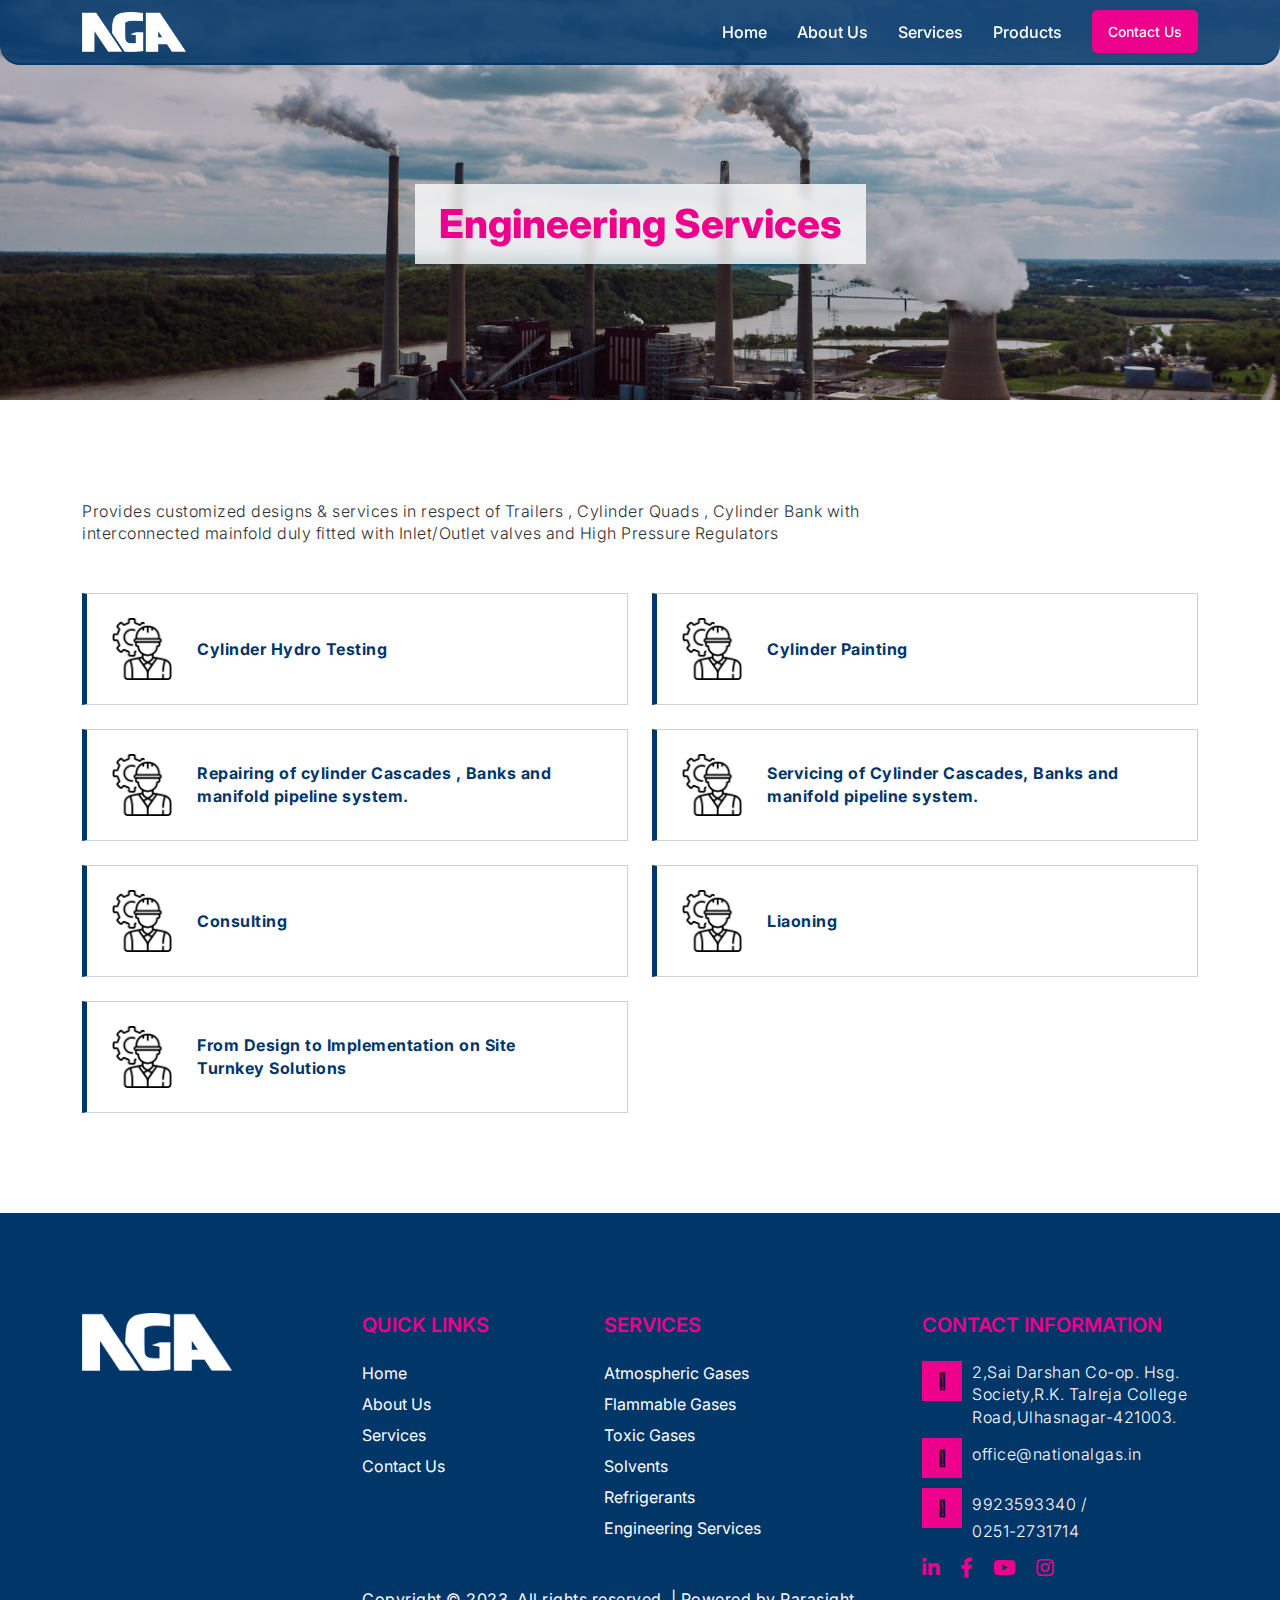
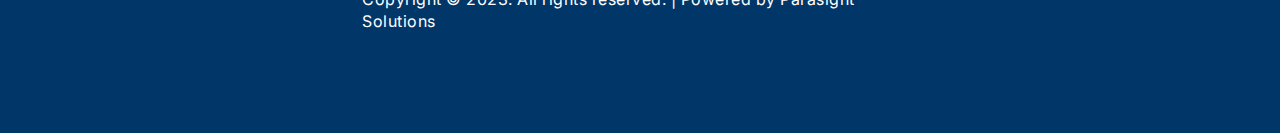
<file: engineering.html>
<!DOCTYPE html>
<html lang="en">
<head>
    <!-- Required meta tags -->
    <meta charset="utf-8" />
    <meta name="viewport" content="width=device-width, initial-scale=1" />
    <title>National Gas</title>
    <!-- Styles -->
    <link rel="stylesheet" href="https://pro.fontawesome.com/releases/v5.10.0/css/all.css" />
    <link rel="stylesheet" href="https://cdnjs.cloudflare.com/ajax/libs/animate.css/4.1.1/animate.min.css" />
    <link rel="stylesheet" href="https://unpkg.com/aos@2.3.1/dist/aos.css" />
    <link rel="stylesheet" href="./static/css/lightbox.min.css" />
    <link rel="stylesheet" href="./static/css/owl.theme.default.min.css" />
    <link rel="stylesheet" href="./static/css/owl.theme.green.min.css" />
    <link rel="stylesheet" href="./static/css/owl.carousel.min.css" />
    <link rel="stylesheet" href="./static/css/bootstrap.min.css" />
    <link rel="stylesheet" href="./static/css/style.css" />
</head>

<body>
    <!-- Header -->
    <header class="header" data-aos="fade-down" data-aos-delay="1500">
        <nav class="navbar navbar-expand-lg p-0 main-navbar">
            <div class="container">
                <a class="navbar-brand" href="./index.html">
                    <div class="image">
                        <img src="./static/images/logo.png" class="logo" alt="National Gas Logo" />
                        <img src="./static/images/logo-light.png" class="logo-alt" alt="National Gas Logo" />
                    </div>
                    <h1>National Gas</h1>
                </a>
                <button class="navbar-toggler" type="button" data-bs-toggle="collapse" data-bs-target="#navBar"
                    aria-controls="navBar" aria-expanded="false" aria-label="Toggle navigation">
                    <i class="fal fa-bars"></i>
                </button>
                <div class="collapse navbar-collapse" id="navBar">
                    <ul class="navbar-nav ms-auto mb-2 mb-lg-0">
                        <li class="nav-item">
                            <a class="nav-link" href="./index.html">Home</a>
                        </li>
                        <li class="nav-item">
                            <a class="nav-link" href="./about.html">About Us</a>
                        </li>
                        <li class="nav-item">
                            <a class="nav-link" href="./engineering.html">Services</a>
                        </li>
                        <li class="nav-item">
                            <a class="nav-link" href="./services.html">Products</a>
                        </li>
                        <li class="nav-item">
                            <a class="nav-link nav-btn" href="./contact.html">Contact Us</a>
                        </li>
                    </ul>
                </div>
            </div>
        </nav>
    </header>

    <!--contact us banner  section -->
    <section class="banner">
        <div class="container">
            <div class="d-flex flex-column align-items-center justify-content-center">
                <div data-aos="zoom-in" data-aos-easing="ease-in-back" data-aos-delay="400" data-aos-offset="0">
                    <div class="box px-4 mt-5 py-3">
                        <h2 class="heading">Engineering Services</h2>
                    </div>
                </div>
            </div>
        </div>
    </section>

    <!--About Us section -->
    <section class="section engineering">
        <div class="container">
            <p class="mb-5">
                Provides customized designs & services in respect of Trailers , Cylinder Quads , Cylinder Bank with <br>
                interconnected mainfold duly fitted with Inlet/Outlet valves and High Pressure Regulators
            </p>
            <div class="row g-4">
                <div class="col-lg-6">
                    <div class="card p-4">
                        <div class="row align-items-center">
                            <div class="col-2">
                                <img src="./static/images/services_page/engineering/icon/engineering.png" alt="">
                            </div>
                            <p class="fw-bold text-primary col-9">Cylinder Hydro Testing</p>
                        </div>
                    </div>
                </div>
                <div class="col-lg-6">
                    <div class="card p-4">
                        <div class="row align-items-center">
                            <div class="col-2">
                                <img src="./static/images/services_page/engineering/icon/engineering.png" alt="">
                            </div>
                            <p class="fw-bold text-primary col-9">
                                Cylinder Painting
                            </p>
                        </div>
                    </div>
                </div>
                <div class="col-lg-6">
                    <div class="card p-4">
                        <div class="row align-items-center">
                            <div class="col-2">
                                <img src="./static/images/services_page/engineering/icon/engineering.png" alt="">
                            </div>
                            <p class="fw-bold text-primary col-9">
                                Repairing of cylinder Cascades , Banks and manifold pipeline system.
                            </p>
                        </div>
                    </div>
                </div>
                <div class="col-lg-6">
                    <div class="card p-4">
                        <div class="row align-items-center">
                            <div class="col-2">
                                <img src="./static/images/services_page/engineering/icon/engineering.png" alt="">
                            </div>
                            <p class="fw-bold text-primary col-9">
                                Servicing of Cylinder Cascades, Banks and manifold pipeline system.
                            </p>
                        </div>
                    </div>
                </div>
                <div class="col-lg-6">
                    <div class="card p-4">
                        <div class="row align-items-center">
                            <div class="col-2">
                                <img src="./static/images/services_page/engineering/icon/engineering.png" alt="">
                            </div>
                            <p class="fw-bold text-primary col-9">Consulting</p>
                        </div>
                    </div>
                </div>
                <div class="col-lg-6">
                    <div class="card p-4">
                        <div class="row align-items-center">
                            <div class="col-2">
                                <img src="./static/images/services_page/engineering/icon/engineering.png" alt="">
                            </div>
                            <p class="fw-bold text-primary col-9">Liaoning</p>
                        </div>
                    </div>
                </div>
                <div class="col-lg-6">
                    <div class="card p-4">
                        <div class="row align-items-center">
                            <div class="col-2">
                                <img src="./static/images/services_page/engineering/icon/engineering.png" alt="">
                            </div>
                            <p class="fw-bold text-primary col-9">From Design to Implementation on Site Turnkey
                                Solutions
                            </p>
                        </div>
                    </div>
                </div>
            </div>
        </div>
    </section>

    <!-- Footer -->
    <footer class="section footer bg-primary">
        <div class="container container-1300">
            <div class="row gx-1 gy-5">
                <div class="col-lg-3">
                    <img src="./static/images/logo-light.png" class="logo" alt="" />
                    <!-- <h2>National Gas</h2> -->
                </div>
                <div class="col-lg-6">
                    <div class="row">
                        <div class="col-md-5">
                            <h5 class="mb-4">Quick Links</h5>
                            <ul class="mb-5">
                                <li>
                                    <a href="./index.html">Home</a>
                                </li>
                                <li>
                                    <a href="./about.html">About Us</a>
                                </li>
                                <li>
                                    <a href="./services.html">Services</a>
                                </li>
                                <li>
                                </li>
                                <li>
                                    <a href="./contact.html">Contact Us</a>
                                </li>
                            </ul>
                        </div>
                        <div class="col-md-7">
                            <h5 class="mb-4">Services</h5>
                            <ul class="mb-5">
                                <li>
                                    <a href="./atmospheric.html">Atmospheric Gases</a>
                                </li>
                                <li>
                                    <a href="./flammable.html">Flammable Gases</a>
                                </li>
                                <li>
                                    <a href="./toxic.html">Toxic Gases</a>
                                </li>
                                <li>
                                    <a href="./solvents.html">Solvents</a>
                                </li>
                                <li>
                                    <a href="./refrigerants.html">Refrigerants</a>
                                </li>
                                <li>
                                    <a href="./engineering.html">Engineering Services</a>
                                </li>
                            </ul>
                        </div>
                    </div>
                    <p>
                        <b>
                            Copyright &copy; 2023. All rights reserved. | Powered by
                            <a href="https://parasightsolutions.com/" target="_blank">Parasight Solutions</a></b>
                    </p>
                </div>
                <div class="col-lg-3">
                    <h5 class="mb-4">Contact Information</h5>
                    <div class="info">
                        <i class="fal fa-map"></i>
                        <p>
                            2,Sai Darshan Co-op. Hsg. Society,R.K. Talreja College
                            Road,Ulhasnagar-421003.
                        </p>
                    </div>
                    <div class="info">
                        <i class="fal fa-envelope"></i>
                        <p>
                            <a href="mailto:office@nationalgas.in">office@nationalgas.in</a>
                        </p>
                    </div>
                    <div class="info">
                        <i class="fal fa-phone-alt"></i>
                        <p>
                            <a href="tel:9923593340">9923593340</a> /
                            <a href="tel:0251-2731714">0251-2731714</a>
                        </p>
                    </div>
                    <div class="social">
                        <a href="#" target="_blank">
                            <i class="fab fa-linkedin-in"></i>
                        </a>
                        <a href="#" target="_blank">
                            <i class="fab fa-facebook-f"></i>
                        </a>
                        <a href="#" target="_blank">
                            <i class="fab fa-youtube"></i>
                        </a>
                        <a href="#" target="_blank">
                            <i class="fab fa-instagram"></i>
                        </a>
                    </div>
                </div>
            </div>
        </div>
    </footer>

    <!-- Scripts -->
    <script src="https://code.jquery.com/jquery-3.6.0.min.js"></script>
    <script src="https://unpkg.com/aos@2.3.1/dist/aos.js"></script>
    <script src="./static/js/lightbox-plus-jquery.min.js"></script>
    <script src="./static/js/lightbox.min.js"></script>
    <script src="./static/js/owl.carousel.min.js"></script>
    <script src="./static/js/bootstrap.bundle.min.js"></script>
    <script src="./static/js/app.js"></script>
</body>
</html>
</file>
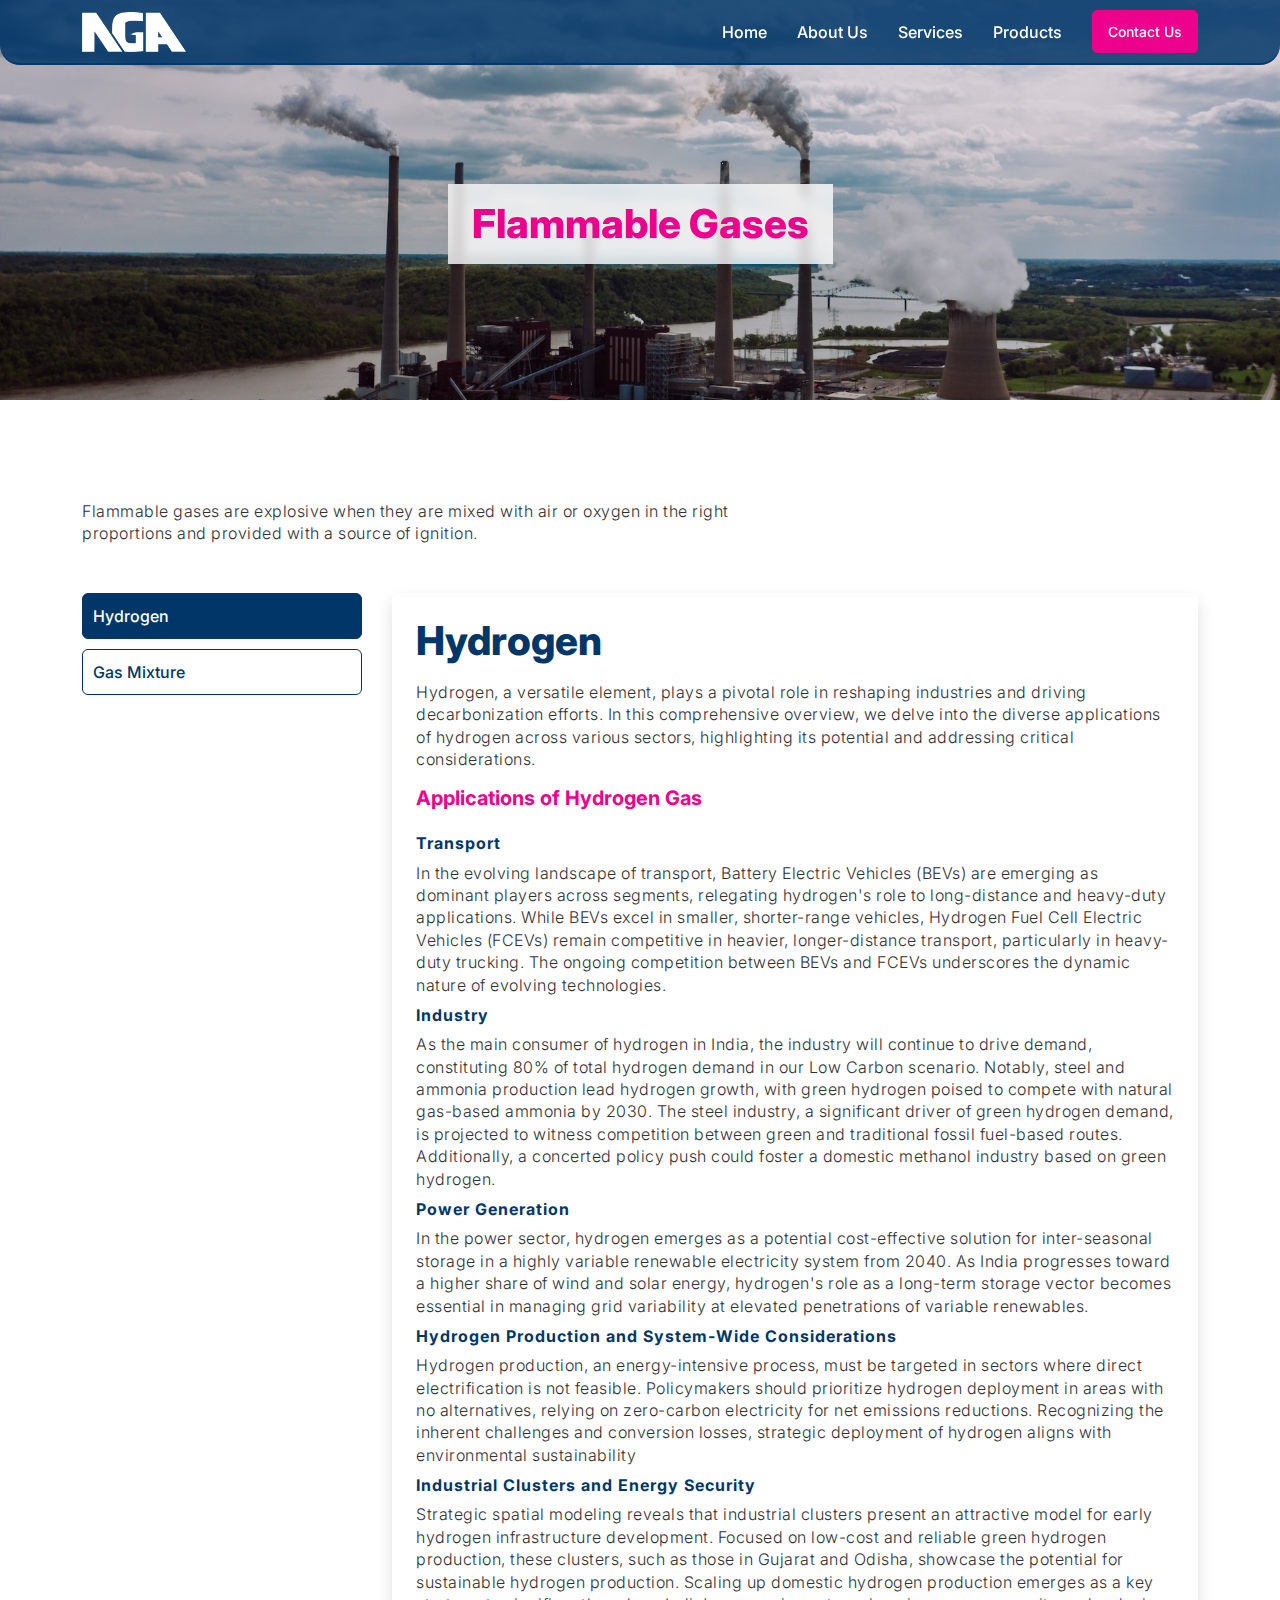
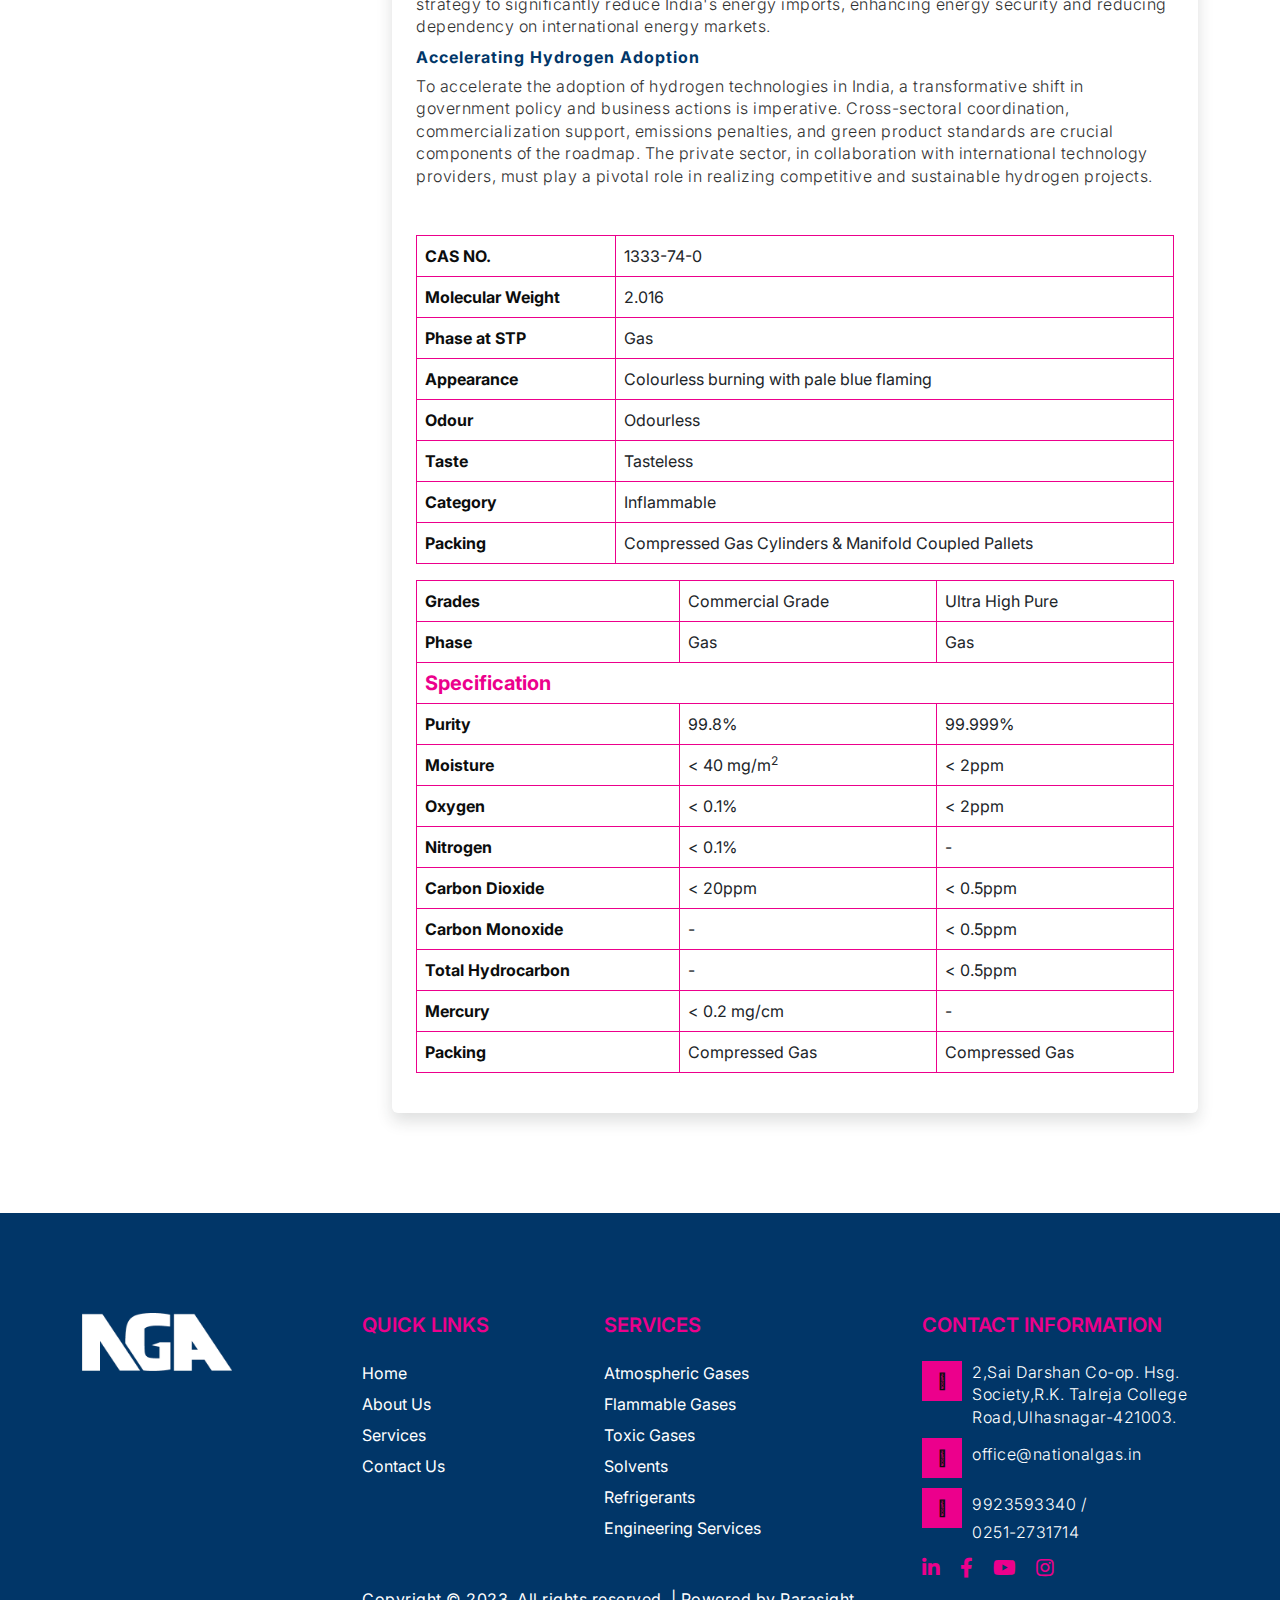
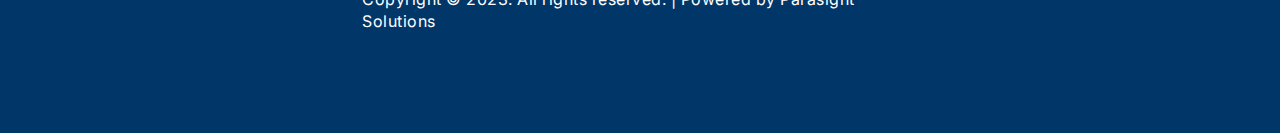
<file: flammable.html>
<!DOCTYPE html>
<html lang="en">
<head>
    <!-- Required meta tags -->
    <meta charset="utf-8" />
    <meta name="viewport" content="width=device-width, initial-scale=1" />
    <title>National Gas</title>
    <!-- Styles -->
    <link rel="stylesheet" href="https://pro.fontawesome.com/releases/v5.10.0/css/all.css" />
    <link rel="stylesheet" href="https://cdnjs.cloudflare.com/ajax/libs/animate.css/4.1.1/animate.min.css" />
    <link rel="stylesheet" href="https://unpkg.com/aos@2.3.1/dist/aos.css" />
    <link rel="stylesheet" href="./static/css/lightbox.min.css" />
    <link rel="stylesheet" href="./static/css/owl.theme.default.min.css" />
    <link rel="stylesheet" href="./static/css/owl.theme.green.min.css" />
    <link rel="stylesheet" href="./static/css/owl.carousel.min.css" />
    <link rel="stylesheet" href="./static/css/bootstrap.min.css" />
    <link rel="stylesheet" href="./static/css/style.css" />
</head>

<body>
    <!-- Header -->
    <header class="header" data-aos="fade-down" data-aos-delay="1500">
        <nav class="navbar navbar-expand-lg p-0 main-navbar">
            <div class="container">
                <a class="navbar-brand" href="./index.html">
                    <div class="image">
                        <img src="./static/images/logo.png" class="logo" alt="National Gas Logo" />
                        <img src="./static/images/logo-light.png" class="logo-alt" alt="National Gas Logo" />
                    </div>
                    <h1>National Gas</h1>
                </a>
                <button class="navbar-toggler" type="button" data-bs-toggle="collapse" data-bs-target="#navBar"
                    aria-controls="navBar" aria-expanded="false" aria-label="Toggle navigation">
                    <i class="fal fa-bars"></i>
                </button>
                <div class="collapse navbar-collapse" id="navBar">
                    <ul class="navbar-nav ms-auto mb-2 mb-lg-0">
                        <li class="nav-item">
                            <a class="nav-link" href="./index.html">Home</a>
                        </li>
                        <li class="nav-item">
                            <a class="nav-link" href="./about.html">About Us</a>
                        </li>
                        <li class="nav-item">
                            <a class="nav-link" href="./engineering.html">Services</a>
                        </li>
                        <li class="nav-item">
                            <a class="nav-link" href="./services.html">Products</a>
                        </li>
                        <li class="nav-item">
                            <a class="nav-link nav-btn" href="./contact.html">Contact Us</a>
                        </li>
                    </ul>
                </div>
            </div>
        </nav>
    </header>

    <!--contact us banner  section -->
    <section class="banner">
        <div class="container">
            <div class="d-flex flex-column align-items-center justify-content-center">
                <div data-aos="zoom-in" data-aos-easing="ease-in-back" data-aos-delay="400" data-aos-offset="0">
                    <div class="box px-4 mt-5 py-3">
                        <h2 class="heading">Flammable Gases</h2>
                    </div>
                </div>
            </div>
        </div>
    </section>

    <!--About Us section -->
    <section class="section atmospheric-gases">
        <div class="container">
            <div class="row">
                <div class="col-lg-8">
                    <p class="mb-5">
                        Flammable gases are explosive when they are mixed with air or
                        oxygen in the right proportions and provided with a source of
                        ignition.
                    </p>
                </div>
            </div>
            <div class="d-flex align-items-start">
                <div class="nav flex-column nav-pills" id="zeroair" role="tablist">
                    <button class="nav-link active" id="v-pills-1-tab" data-bs-toggle="pill" data-bs-target="#v-pills-1"
                        type="button" role="tab" aria-controls="v-pills-1" aria-selected="false">
                        Hydrogen
                    </button>
                    <button class="nav-link" id="v-pills-2-tab" data-bs-toggle="pill" data-bs-target="#v-pills-2"
                        type="button" role="tab" aria-controls="v-pills-2" aria-selected="false">
                        Gas Mixture
                    </button>
                </div>
                <div class="tab-content" id="v-pills-tabContent">
                    <!-- TAB-->
                    <div class="tab-pane fade active show" id="v-pills-1" role="tabpanel"
                        aria-labelledby="v-pills-1-tab">
                        <div class="card w-100 h-100 border-0 shadow">
                            <div class="card-body p-4">
                                <h2 class="heading mb-3 text-primary">Hydrogen</h2>
                                <p class="mb-3">
                                    Hydrogen, a versatile element, plays a pivotal role in
                                    reshaping industries and driving decarbonization efforts. In
                                    this comprehensive overview, we delve into the diverse
                                    applications of hydrogen across various sectors,
                                    highlighting its potential and addressing critical
                                    considerations.
                                </p>
                                <h3 class="sub-heading text-secondary mb-4">
                                    Applications of Hydrogen Gas
                                </h3>
                                <ul class="hydrogen-applications">
                                    <li>
                                        <h4 class="tertiary-heading mb-2 text-primary">
                                            Transport
                                        </h4>
                                        <p>
                                            In the evolving landscape of transport, Battery Electric
                                            Vehicles (BEVs) are emerging as dominant players across
                                            segments, relegating hydrogen's role to long-distance
                                            and heavy-duty applications. While BEVs excel in
                                            smaller, shorter-range vehicles, Hydrogen Fuel Cell
                                            Electric Vehicles (FCEVs) remain competitive in heavier,
                                            longer-distance transport, particularly in heavy-duty
                                            trucking. The ongoing competition between BEVs and FCEVs
                                            underscores the dynamic nature of evolving technologies.
                                        </p>
                                    </li>
                                    <li>
                                        <h4 class="tertiary-heading mb-2 text-primary">
                                            Industry
                                        </h4>
                                        <p>
                                            As the main consumer of hydrogen in India, the industry
                                            will continue to drive demand, constituting 80% of total
                                            hydrogen demand in our Low Carbon scenario. Notably,
                                            steel and ammonia production lead hydrogen growth, with
                                            green hydrogen poised to compete with natural gas-based
                                            ammonia by 2030. The steel industry, a significant
                                            driver of green hydrogen demand, is projected to witness
                                            competition between green and traditional fossil
                                            fuel-based routes. Additionally, a concerted policy push
                                            could foster a domestic methanol industry based on green
                                            hydrogen.
                                        </p>
                                    </li>
                                    <li>
                                        <h4 class="tertiary-heading mb-2 text-primary">
                                            Power Generation
                                        </h4>
                                        <p>
                                            In the power sector, hydrogen emerges as a potential
                                            cost-effective solution for inter-seasonal storage in a
                                            highly variable renewable electricity system from 2040.
                                            As India progresses toward a higher share of wind and
                                            solar energy, hydrogen's role as a long-term storage
                                            vector becomes essential in managing grid variability at
                                            elevated penetrations of variable renewables.
                                        </p>
                                    </li>
                                    <li>
                                        <h4 class="tertiary-heading mb-2 text-primary">
                                            Hydrogen Production and System-Wide Considerations
                                        </h4>
                                        <p>
                                            Hydrogen production, an energy-intensive process, must be targeted in
                                            sectors where direct electrification is not feasible. Policymakers should
                                            prioritize hydrogen deployment in areas with no alternatives, relying on
                                            zero-carbon electricity for net emissions reductions. Recognizing the
                                            inherent challenges and conversion losses, strategic deployment of hydrogen
                                            aligns with environmental sustainability
                                        </p>
                                    </li>
                                    <li>
                                        <h4 class="tertiary-heading mb-2 text-primary">
                                            Industrial Clusters and Energy Security
                                        </h4>
                                        <p>
                                            Strategic spatial modeling reveals that industrial clusters present an
                                            attractive model for early hydrogen infrastructure development. Focused on
                                            low-cost and reliable green hydrogen production, these clusters, such as
                                            those in Gujarat and Odisha, showcase the potential for sustainable hydrogen
                                            production. Scaling up domestic hydrogen production emerges as a key
                                            strategy to significantly reduce India's energy imports, enhancing energy
                                            security and reducing dependency on international energy markets.
                                        </p>
                                    </li>
                                    <li>
                                        <h4 class="tertiary-heading mb-2 text-primary">
                                            Accelerating Hydrogen Adoption
                                        </h4>
                                        <p>
                                            To accelerate the adoption of hydrogen technologies in India, a
                                            transformative shift in government policy and business actions is
                                            imperative. Cross-sectoral coordination, commercialization support,
                                            emissions penalties, and green product standards are crucial components of
                                            the roadmap. The private sector, in collaboration with international
                                            technology providers, must play a pivotal role in realizing competitive and
                                            sustainable hydrogen projects.
                                        </p>
                                    </li>
                                </ul>

                                <div class="table-responsive mt-5">
                                    <table class="table">
                                        <tr>
                                            <th>CAS NO.</th>
                                            <td>1333-74-0</td>
                                        </tr>
                                        <tr>
                                            <th>Molecular Weight</th>
                                            <td>2.016</td>
                                        </tr>

                                        <tr>
                                            <th>Phase at STP</th>
                                            <td>Gas</td>
                                        </tr>
                                        <tr>
                                            <th>Appearance</th>
                                            <td>Colourless burning with pale blue flaming</td>
                                        </tr>
                                        <tr>
                                            <th>Odour</th>
                                            <td>Odourless</td>
                                        </tr>
                                        <tr>
                                            <th>Taste</th>
                                            <td>Tasteless</td>
                                        </tr>
                                        <tr>
                                            <th>Category</th>
                                            <td>Inflammable</td>
                                        </tr>
                                        <!-- <tr>
                                            <th>Hydocarbon</th>
                                            <td>
                                                < 0.5 ppm</td>
                                        </tr> -->
                                        <tr>
                                            <th>Packing</th>
                                            <td>
                                                Compressed Gas Cylinders & Manifold Coupled Pallets
                                            </td>
                                        </tr>
                                    </table>
                                </div>
                                <div class="table-responsive">
                                    <table class="table">
                                        <tr>
                                            <th>Grades</th>
                                            <td>Commercial Grade</td>
                                            <td>Ultra High Pure</td>
                                        </tr>
                                        <tr>
                                            <th>Phase</th>
                                            <td>Gas</td>
                                            <td>Gas</td>
                                        </tr>
                                        <tr>
                                            <td colspan="3">
                                                <h5>Specification</h5>
                                            </td>
                                        </tr>
                                        <tr>
                                            <th>Purity</th>
                                            <td>99.8%</td>
                                            <td>99.999%</td>
                                        </tr>
                                        <tr>
                                            <th>Moisture</th>
                                            <td>
                                                < 40 mg/m<sup>2</sup>
                                            </td>
                                            <td>
                                                < 2ppm</td>
                                        </tr>
                                        <tr>
                                            <th>Oxygen</th>
                                            <td>
                                                < 0.1%</td>
                                            <td>
                                                < 2ppm</td>
                                        </tr>
                                        <tr>
                                            <th>Nitrogen</th>
                                            <td>
                                                < 0.1%</td>
                                            <td>-</td>
                                        </tr>
                                        <tr>
                                            <th>Carbon Dioxide</th>
                                            <td>
                                                < 20ppm </td>
                                            <td>
                                                < 0.5ppm</td>
                                        </tr>
                                        <tr>
                                            <th>Carbon Monoxide</th>
                                            <td>-</td>
                                            <td>
                                                < 0.5ppm</td>
                                        </tr>
                                        <tr>
                                            <th>Total Hydrocarbon</th>
                                            <td>-</td>
                                            <td>
                                                < 0.5ppm</td>
                                        </tr>
                                        <tr>
                                            <th>Mercury</th>
                                            <td>
                                                < 0.2 mg/cm </td>
                                            <td>-</td>
                                        </tr>
                                        <tr>
                                            <th>Packing</th>
                                            <td>Compressed Gas</td>
                                            <td>Compressed Gas</td>
                                        </tr>
                                        <!-- <tr>
                                            <th>Carbondioxide</th>
                                            <td>
                                                < 20ppm </td>
                                            <td>-</td>
                                        </tr> -->
                                    </table>
                                </div>
                            </div>
                        </div>
                    </div>
                    <!-- TAB-->
                    <div class="tab-pane fade" id="v-pills-2" role="tabpanel" aria-labelledby="v-pills-1-tab">
                        <div class="card w-100 h-100 border-0 shadow">
                            <div class="card-body p-4">
                                <div class="d-flex">
                                    <div class="image">
                                        <img src="./static/images/services_page/gas-mixture.jpg" alt=""
                                            style="width: 250px" />
                                    </div>
                                    <div>
                                        <h3 class="heading mb-4 text-primary">Gas Mixtures</h3>

                                        <p>
                                            Gas Mixtureare engineered mixtures of gases produced to
                                            cater the wide range of industry requirements
                                        </p>
                                        <p class="mt-3">
                                            The mixture acts as a base for calibration and process
                                            control requirements
                                        </p>
                                        <p class="mt-3">
                                            The mixtures vary from golden standards to binary label
                                            mixtures depending on the different tolerance level of
                                            the process requirements.
                                        </p>
                                    </div>
                                </div>
                            </div>
                        </div>
                    </div>

                    <!-- TAB -->
                </div>
            </div>
        </div>
    </section>

    <!-- Footer -->
    <footer class="section footer bg-primary">
        <div class="container container-1300">
            <div class="row gx-1 gy-5">
                <div class="col-lg-3">
                    <img src="./static/images/logo-light.png" class="logo" alt="" />
                    <!-- <h2>National Gas</h2> -->
                </div>
                <div class="col-lg-6">
                    <div class="row">
                        <div class="col-md-5">
                            <h5 class="mb-4">Quick Links</h5>
                            <ul class="mb-5">
                                <li>
                                    <a href="./index.html">Home</a>
                                </li>
                                <li>
                                    <a href="./about.html">About Us</a>
                                </li>
                                <li>
                                    <a href="./services.html">Services</a>
                                </li>
                                <li></li>
                                <li>
                                    <a href="./contact.html">Contact Us</a>
                                </li>
                            </ul>
                        </div>
                        <div class="col-md-7">
                            <h5 class="mb-4">Services</h5>
                            <ul class="mb-5">
                                <li>
                                    <a href="./atmospheric.html">Atmospheric Gases</a>
                                </li>
                                <li>
                                    <a href="./flammable.html">Flammable Gases</a>
                                </li>
                                <li>
                                    <a href="./toxic.html">Toxic Gases</a>
                                </li>
                                <li>
                                    <a href="./solvents.html">Solvents</a>
                                </li>
                                <li>
                                    <a href="./refrigerants.html">Refrigerants</a>
                                </li>
                                <li>
                                    <a href="./engineering.html">Engineering Services</a>
                                </li>
                            </ul>
                        </div>
                    </div>
                    <p>
                        <b>
                            Copyright &copy; 2023. All rights reserved. | Powered by
                            <a href="https://parasightsolutions.com/" target="_blank">Parasight Solutions</a></b>
                    </p>
                </div>
                <div class="col-lg-3">
                    <h5 class="mb-4">Contact Information</h5>
                    <div class="info">
                        <i class="fal fa-map"></i>
                        <p>
                            2,Sai Darshan Co-op. Hsg. Society,R.K. Talreja College
                            Road,Ulhasnagar-421003.
                        </p>
                    </div>
                    <div class="info">
                        <i class="fal fa-envelope"></i>
                        <p>
                            <a href="mailto:office@nationalgas.in">office@nationalgas.in</a>
                        </p>
                    </div>
                    <div class="info">
                        <i class="fal fa-phone-alt"></i>
                        <p>
                            <a href="tel:9923593340">9923593340</a> /
                            <a href="tel:0251-2731714">0251-2731714</a>
                        </p>
                    </div>
                    <div class="social">
                        <a href="#" target="_blank">
                            <i class="fab fa-linkedin-in"></i>
                        </a>
                        <a href="#" target="_blank">
                            <i class="fab fa-facebook-f"></i>
                        </a>
                        <a href="#" target="_blank">
                            <i class="fab fa-youtube"></i>
                        </a>
                        <a href="#" target="_blank">
                            <i class="fab fa-instagram"></i>
                        </a>
                    </div>
                </div>
            </div>
        </div>
    </footer>

    <!-- Scripts -->
    <script src="https://code.jquery.com/jquery-3.6.0.min.js"></script>
    <script src="https://unpkg.com/aos@2.3.1/dist/aos.js"></script>
    <script src="./static/js/lightbox-plus-jquery.min.js"></script>
    <script src="./static/js/lightbox.min.js"></script>
    <script src="./static/js/owl.carousel.min.js"></script>
    <script src="./static/js/bootstrap.bundle.min.js"></script>
    <script src="./static/js/app.js"></script>
</body>
</html>
</file>
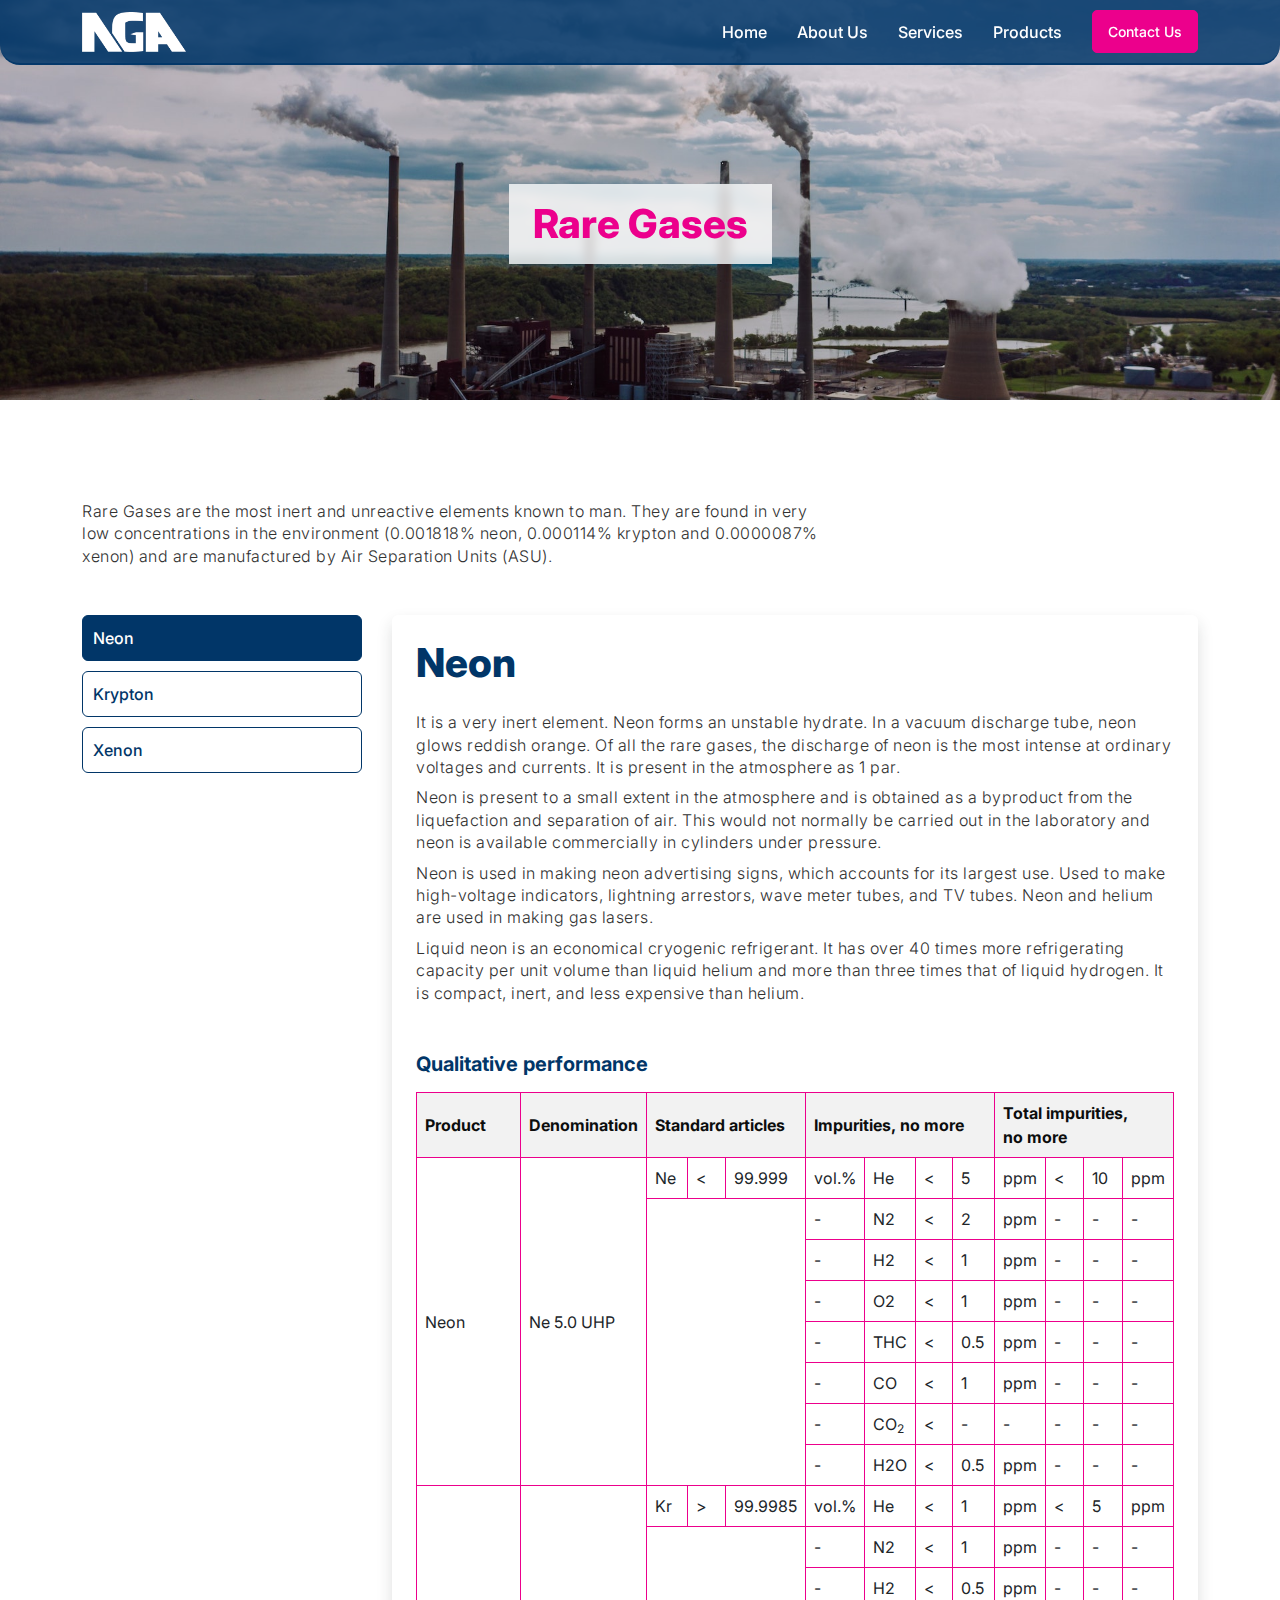
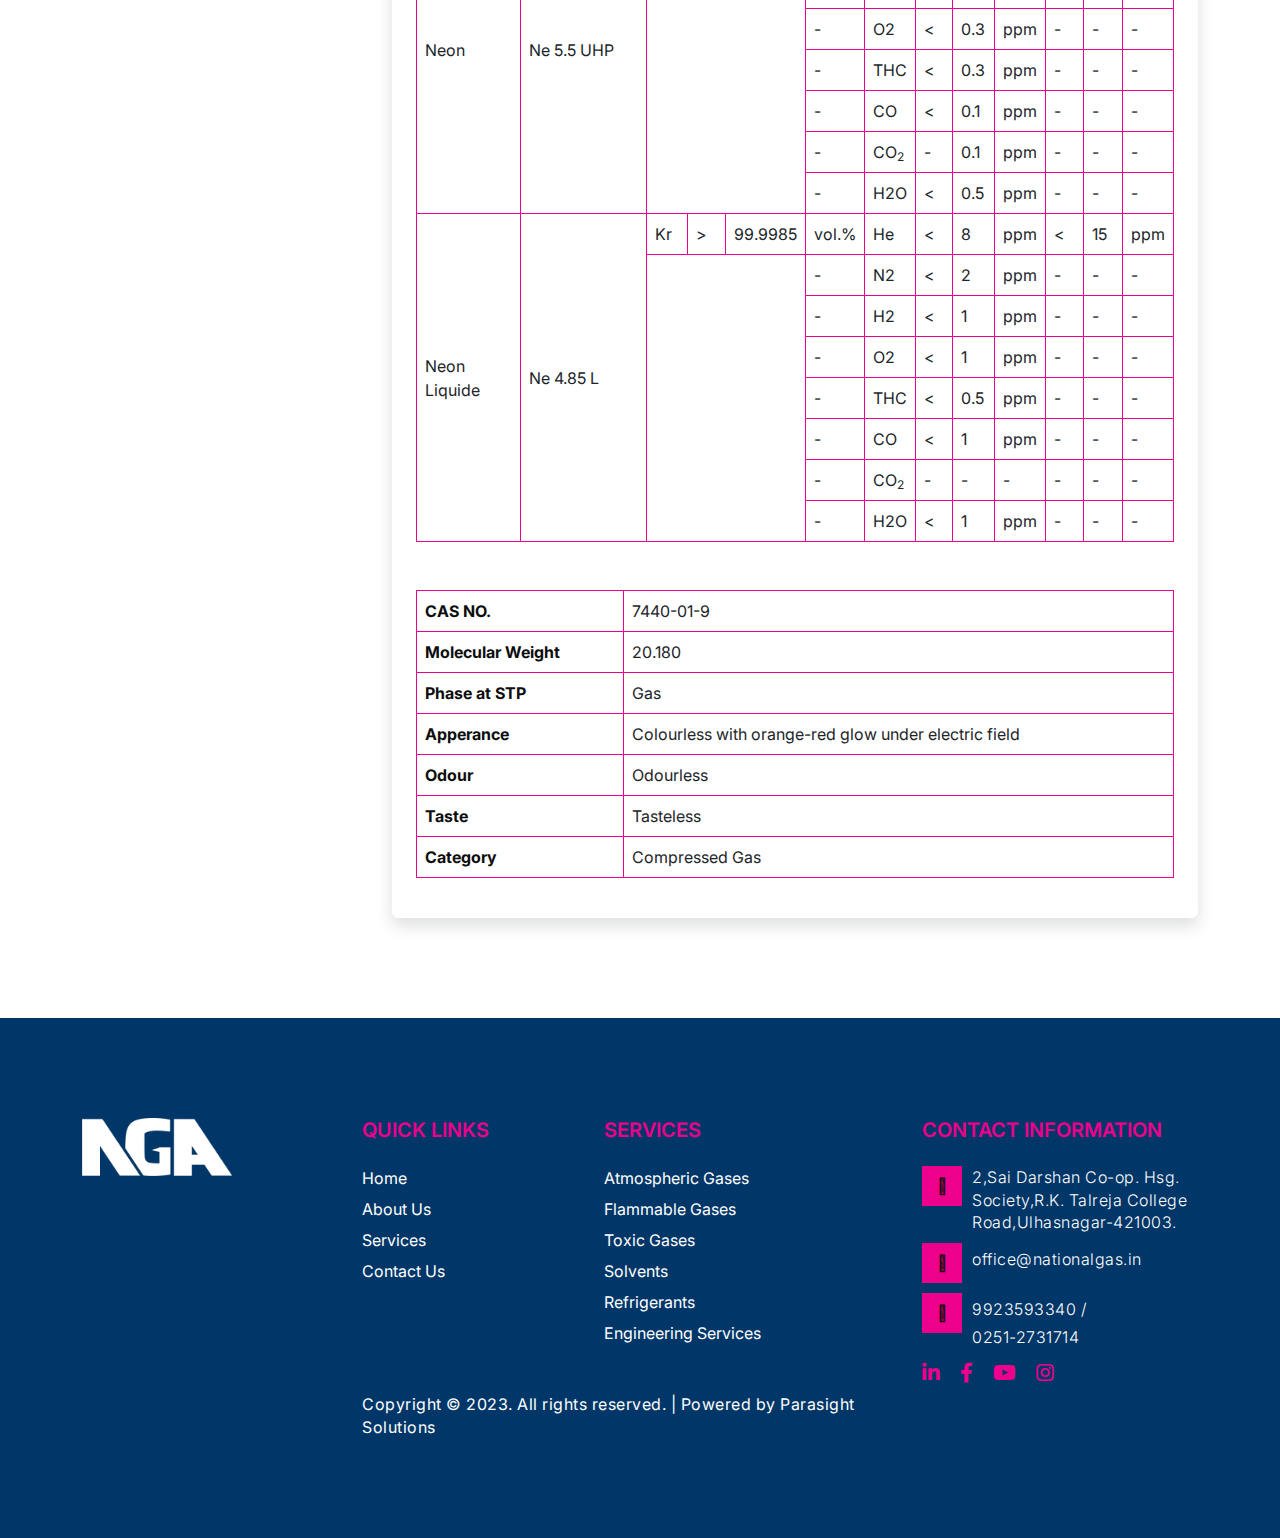
<file: rare_gases.html>
<!DOCTYPE html>
<html lang="en">
<head>
    <!-- Required meta tags -->
    <meta charset="utf-8" />
    <meta name="viewport" content="width=device-width, initial-scale=1" />
    <title>National Gas</title>
    <!-- Styles -->
    <link rel="stylesheet" href="https://pro.fontawesome.com/releases/v5.10.0/css/all.css" />
    <link rel="stylesheet" href="https://cdnjs.cloudflare.com/ajax/libs/animate.css/4.1.1/animate.min.css" />
    <link rel="stylesheet" href="https://unpkg.com/aos@2.3.1/dist/aos.css" />
    <link rel="stylesheet" href="./static/css/lightbox.min.css" />
    <link rel="stylesheet" href="./static/css/owl.theme.default.min.css" />
    <link rel="stylesheet" href="./static/css/owl.theme.green.min.css" />
    <link rel="stylesheet" href="./static/css/owl.carousel.min.css" />
    <link rel="stylesheet" href="./static/css/bootstrap.min.css" />
    <link rel="stylesheet" href="./static/css/style.css" />
</head>

<body>
    <!-- Header -->
    <header class="header" data-aos="fade-down" data-aos-delay="1500">
        <nav class="navbar navbar-expand-lg p-0 main-navbar">
            <div class="container">
                <a class="navbar-brand" href="./index.html">
                    <div class="image">
                        <img src="./static/images/logo.png" class="logo" alt="National Gas Logo" />
                        <img src="./static/images/logo-light.png" class="logo-alt" alt="National Gas Logo" />
                    </div>
                    <h1>National Gas</h1>
                </a>
                <button class="navbar-toggler" type="button" data-bs-toggle="collapse" data-bs-target="#navBar"
                    aria-controls="navBar" aria-expanded="false" aria-label="Toggle navigation">
                    <i class="fal fa-bars"></i>
                </button>
                <div class="collapse navbar-collapse" id="navBar">
                    <ul class="navbar-nav ms-auto mb-2 mb-lg-0">
                        <li class="nav-item">
                            <a class="nav-link" href="./index.html">Home</a>
                        </li>
                        <li class="nav-item">
                            <a class="nav-link" href="./about.html">About Us</a>
                        </li>
                        <li class="nav-item">
                            <a class="nav-link" href="./engineering.html">Services</a>
                        </li>
                        <li class="nav-item">
                            <a class="nav-link" href="./services.html">Products</a>
                        </li>
                        <li class="nav-item">
                            <a class="nav-link nav-btn" href="./contact.html">Contact Us</a>
                        </li>
                    </ul>
                </div>
            </div>
        </nav>
    </header>

    <!--contact us banner  section -->
    <section class="banner">
        <div class="container">
            <div class="d-flex flex-column align-items-center justify-content-center">
                <div data-aos="zoom-in" data-aos-easing="ease-in-back" data-aos-delay="400" data-aos-offset="0">
                    <div class="box px-4 mt-5 py-3">
                        <h2 class="heading">Rare Gases</h2>
                    </div>
                </div>
            </div>
        </div>
    </section>

    <!--About Us section -->
    <section class="section atmospheric-gases">
        <div class="container">
            <div class="row">
                <div class="col-lg-8">
                    <p class="mb-5">
                        Rare Gases are the most inert and unreactive elements known to
                        man. They are found in very low concentrations in the environment
                        (0.001818% neon, 0.000114% krypton and 0.0000087% xenon) and are
                        manufactured by Air Separation Units (ASU).
                    </p>
                </div>
            </div>
            <div class="d-flex align-items-start">
                <div class="nav flex-column nav-pills" id="zeroair" role="tablist">
                    <button class="nav-link active" id="v-pills-1-tab" data-bs-toggle="pill" data-bs-target="#v-pills-1"
                        type="button" role="tab" aria-controls="v-pills-1" aria-selected="false">
                        Neon
                    </button>
                    <button class="nav-link" id="v-pills-2-tab" data-bs-toggle="pill" data-bs-target="#v-pills-2"
                        type="button" role="tab" aria-controls="v-pills-2" aria-selected="false">
                        Krypton
                    </button>
                    <button class="nav-link" id="v-pills-3-tab" data-bs-toggle="pill" data-bs-target="#v-pills-3"
                        type="button" role="tab" aria-controls="v-pills-3" aria-selected="false">
                        Xenon
                    </button>
                </div>
                <div class="tab-content" id="v-pills-tabContent">
                    <!-- TAB-->
                    <div class="tab-pane fade active show" id="v-pills-1" role="tabpanel"
                        aria-labelledby="v-pills-1-tab">
                        <div class="card w-100 h-100 border-0 shadow">
                            <div class="card-body p-4">
                                <h2 class="heading mb-4 text-primary">Neon</h2>
                                <p class="mb-2">
                                    It is a very inert element. Neon forms an unstable hydrate.
                                    In a vacuum discharge tube, neon glows reddish orange. Of
                                    all the rare gases, the discharge of neon is the most
                                    intense at ordinary voltages and currents. It is present in
                                    the atmosphere as 1 par.
                                </p>
                                <p class="mb-2">
                                    Neon is present to a small extent in the atmosphere and is
                                    obtained as a byproduct from the liquefaction and separation
                                    of air. This would not normally be carried out in the
                                    laboratory and neon is available commercially in cylinders
                                    under pressure.
                                </p>
                                <p class="mb-2">
                                    Neon is used in making neon advertising signs, which
                                    accounts for its largest use. Used to make high-voltage
                                    indicators, lightning arrestors, wave meter tubes, and TV
                                    tubes. Neon and helium are used in making gas lasers.
                                </p>
                                <p class="mb-2">
                                    Liquid neon is an economical cryogenic refrigerant. It has
                                    over 40 times more refrigerating capacity per unit volume
                                    than liquid helium and more than three times that of liquid
                                    hydrogen. It is compact, inert, and less expensive than
                                    helium.
                                </p>
                                <h3 class="sub-heading mt-5 text-primary">
                                    Qualitative performance
                                </h3>
                                <div class="table-responsive mt-3">
                                    <table width="100%">
                                        <tbody>
                                            <tr>
                                                <th width="120">Product</th>

                                                <th width="120">Denomination</th>

                                                <th colspan="3">Standard articles</th>

                                                <th colspan="4">Impurities, no more</th>

                                                <th colspan="4" class="blue-bold3-table-centerl">
                                                    Total impurities, <br />
                                                    no more
                                                </th>
                                            </tr>

                                            <tr>
                                                <td rowspan="8">Neon</td>

                                                <td rowspan="8">Ne 5.0 UHP</td>

                                                <td width="43">Ne</td>

                                                <td width="43"><u>&lt;</u></td>

                                                <td width="59">99.999</td>

                                                <td width="43">vol.%</td>

                                                <td width="43">He</td>

                                                <td width="43"><u>&lt;</u></td>

                                                <td width="43">5</td>

                                                <td width="43">ppm</td>

                                                <td width="43"><u>&lt;</u></td>

                                                <td width="43">10</td>

                                                <td width="48">ppm</td>
                                            </tr>

                                            <tr>
                                                <td colspan="3" rowspan="7">&nbsp;</td>

                                                <td>-</td>

                                                <td>N2</td>

                                                <td><u>&lt;</u></td>

                                                <td>2</td>

                                                <td>ppm</td>

                                                <td>-</td>

                                                <td>-</td>

                                                <td>-</td>
                                            </tr>

                                            <tr>
                                                <td>-</td>

                                                <td>H2</td>

                                                <td><u>&lt;</u></td>

                                                <td>1</td>

                                                <td>ppm</td>

                                                <td>-</td>

                                                <td>-</td>

                                                <td>-</td>
                                            </tr>

                                            <tr>
                                                <td>-</td>

                                                <td>O2</td>

                                                <td><u>&lt;</u></td>

                                                <td>1</td>

                                                <td>ppm</td>

                                                <td>-</td>

                                                <td>-</td>

                                                <td>-</td>
                                            </tr>

                                            <tr>
                                                <td>-</td>

                                                <td>THC</td>

                                                <td><u>&lt;</u></td>

                                                <td>0.5</td>

                                                <td>ppm</td>

                                                <td>-</td>

                                                <td>-</td>

                                                <td>-</td>
                                            </tr>

                                            <tr>
                                                <td>-</td>

                                                <td>CO</td>

                                                <td><u>&lt;</u></td>

                                                <td>1</td>

                                                <td>ppm</td>

                                                <td>-</td>

                                                <td>-</td>

                                                <td>-</td>
                                            </tr>

                                            <tr>
                                                <td>-</td>

                                                <td>CO<sub>2</sub></td>

                                                <td><u>&lt;</u></td>

                                                <td>-</td>

                                                <td>-</td>

                                                <td>-</td>

                                                <td>-</td>

                                                <td>-</td>
                                            </tr>

                                            <tr>
                                                <td>-</td>

                                                <td>H2O</td>

                                                <td><u>&lt;</u></td>

                                                <td>0.5</td>

                                                <td>ppm</td>

                                                <td>-</td>

                                                <td>-</td>

                                                <td>-</td>
                                            </tr>

                                            <tr>
                                                <td rowspan="8">Neon</td>

                                                <td rowspan="8">Ne 5.5 UHP</td>

                                                <td>Kr</td>

                                                <td><u>&gt;</u></td>

                                                <td>99.9985</td>

                                                <td>vol.%</td>

                                                <td>He</td>

                                                <td><u>&lt;</u></td>

                                                <td>1</td>

                                                <td>ppm</td>

                                                <td><u>&lt;</u></td>

                                                <td>5</td>

                                                <td>ppm</td>
                                            </tr>

                                            <tr>
                                                <td colspan="3" rowspan="7">&nbsp;</td>

                                                <td>-</td>

                                                <td>N2</td>

                                                <td><u>&lt;</u></td>

                                                <td>1</td>

                                                <td>ppm</td>

                                                <td>-</td>

                                                <td>-</td>

                                                <td>-</td>
                                            </tr>

                                            <tr>
                                                <td>-</td>

                                                <td>H2</td>

                                                <td><u>&lt;</u></td>

                                                <td>0.5</td>

                                                <td>ppm</td>

                                                <td>-</td>

                                                <td>-</td>

                                                <td>-</td>
                                            </tr>

                                            <tr>
                                                <td>-</td>

                                                <td>O2</td>

                                                <td><u>&lt;</u></td>

                                                <td>0.3</td>

                                                <td>ppm</td>

                                                <td>-</td>

                                                <td>-</td>

                                                <td>-</td>
                                            </tr>

                                            <tr>
                                                <td>-</td>

                                                <td>THC</td>

                                                <td><u>&lt;</u></td>

                                                <td>0.3</td>

                                                <td>ppm</td>

                                                <td>-</td>

                                                <td>-</td>

                                                <td>-</td>
                                            </tr>

                                            <tr>
                                                <td>-</td>

                                                <td>CO</td>

                                                <td><u>&lt;</u></td>

                                                <td>0.1</td>

                                                <td>ppm</td>

                                                <td>-</td>

                                                <td>-</td>

                                                <td>-</td>
                                            </tr>

                                            <tr>
                                                <td>-</td>

                                                <td>CO<sub>2</sub></td>

                                                <td>-</td>

                                                <td>0.1</td>

                                                <td>ppm</td>

                                                <td>-</td>

                                                <td>-</td>

                                                <td>-</td>
                                            </tr>

                                            <tr>
                                                <td>-</td>

                                                <td>H2O</td>

                                                <td><u>&lt;</u></td>

                                                <td>0.5</td>

                                                <td>ppm</td>

                                                <td>-</td>

                                                <td>-</td>

                                                <td>-</td>
                                            </tr>

                                            <tr>
                                                <td rowspan="8">Neon Liquide</td>

                                                <td rowspan="8">Ne 4.85 L</td>

                                                <td>Kr</td>

                                                <td><u>&gt;</u></td>

                                                <td>99.9985</td>

                                                <td>vol.%</td>

                                                <td>He</td>

                                                <td><u>&lt;</u></td>

                                                <td>8</td>

                                                <td>ppm</td>

                                                <td><u>&lt;</u></td>

                                                <td>15</td>

                                                <td>ppm</td>
                                            </tr>

                                            <tr>
                                                <td colspan="3" rowspan="7">&nbsp;</td>

                                                <td>-</td>

                                                <td>N2</td>

                                                <td><u>&lt;</u></td>

                                                <td>2</td>

                                                <td>ppm</td>

                                                <td>-</td>

                                                <td>-</td>

                                                <td>-</td>
                                            </tr>

                                            <tr>
                                                <td>-</td>

                                                <td>H2</td>

                                                <td><u>&lt;</u></td>

                                                <td>1</td>

                                                <td>ppm</td>

                                                <td>-</td>

                                                <td>-</td>

                                                <td>-</td>
                                            </tr>

                                            <tr>
                                                <td>-</td>

                                                <td>O2</td>

                                                <td><u>&lt;</u></td>

                                                <td>1</td>

                                                <td>ppm</td>

                                                <td>-</td>

                                                <td>-</td>

                                                <td>-</td>
                                            </tr>

                                            <tr>
                                                <td>-</td>

                                                <td>THC</td>

                                                <td><u>&lt;</u></td>

                                                <td>0.5</td>

                                                <td>ppm</td>

                                                <td>-</td>

                                                <td>-</td>

                                                <td>-</td>
                                            </tr>

                                            <tr>
                                                <td>-</td>

                                                <td>CO</td>

                                                <td><u>&lt;</u></td>

                                                <td>1</td>

                                                <td>ppm</td>

                                                <td>-</td>

                                                <td>-</td>

                                                <td>-</td>
                                            </tr>

                                            <tr>
                                                <td>-</td>

                                                <td>CO<sub>2</sub></td>

                                                <td>-</td>

                                                <td>-</td>

                                                <td>-</td>

                                                <td>-</td>

                                                <td>-</td>

                                                <td>-</td>
                                            </tr>

                                            <tr>
                                                <td>-</td>

                                                <td>H2O</td>

                                                <td><u>&lt;</u></td>

                                                <td>1</td>

                                                <td>ppm</td>

                                                <td>-</td>

                                                <td>-</td>

                                                <td>-</td>
                                            </tr>
                                        </tbody>
                                    </table>
                                </div>

                                <div class="table-responsive mt-5">
                                    <table class="table">
                                        <tr>
                                            <th>CAS NO.</th>
                                            <td>7440-01-9</td>
                                        </tr>
                                        <tr>
                                            <th>Molecular Weight</th>
                                            <td>20.180</td>
                                        </tr>
                                        <tr>
                                            <th>Phase at STP</th>
                                            <td>Gas</td>
                                        </tr>
                                        <tr>
                                            <th>Apperance</th>
                                            <td>
                                                Colourless with orange-red glow under electric field
                                            </td>
                                        </tr>
                                        <tr>
                                            <th>Odour</th>
                                            <td>Odourless</td>
                                        </tr>
                                        <tr>
                                            <th>Taste</th>
                                            <td>Tasteless</td>
                                        </tr>
                                        <tr>
                                            <th>Category</th>
                                            <td>Compressed Gas</td>
                                        </tr>
                                    </table>
                                </div>
                            </div>
                        </div>
                    </div>
                    <!-- TAB-->

                    <!-- TAB -->
                    <div class="tab-pane fade" id="v-pills-2" role="tabpanel" aria-labelledby="v-pills-2-tab">
                        <div class="card w-100 h-100 border-0 shadow">
                            <div class="card-body p-4">
                                <h2 class="heading mb-4 text-primary">Krypton</h2>
                                <p class="mb-2">
                                    Liquid neon is an economical cryogenic refrigerant. It has
                                    over 40 times more refrigerating capacity per unit volume
                                    than liquid helium and more than three times that of liquid
                                    hydrogen. It is compact, inert, and less expensive than
                                    helium.
                                </p>
                                <p class="mb-2">
                                    Under normal conditions krypton is colourless, odourless,
                                    fairly expensive gas. Solid krypton is a white crystalline
                                    substance with a face-centered cubic structure which is
                                    common to all the "rare gases". Krypton difluoride, KrF2.
                                </p>
                                <p>
                                    Krypton is present to a small extent (about 1 ppm by volume)
                                    in the atmosphere and is obtained as a byproduct from the
                                    liquefaction and separation of air. This would not normally
                                    be carried out in the laboratory and krypton is available
                                    commercially in cylinder.
                                </p>
                                <h3 class="sub-heading text-primary mt-4">Application</h3>
                                <p class="mt-2">
                                    It used with argon as a low-pressure filling gas for
                                    fluorescent lights.It used in some photographic flash lamps
                                    for high-speed photography, lamps, UV-laser spectral line
                                    used for international measurement of a metre.
                                </p>

                                <div class="table-responsive mt-5">
                                    <table width="100%" border="0" cellspacing="0" cellpadding="0">
                                        <tbody>
                                            <tr>
                                                <th width="120">Product</th>

                                                <th width="120">Denomination</th>

                                                <th colspan="3">Standard articles</th>

                                                <th colspan="4">Impurities, no more</th>

                                                <th colspan="4">
                                                    Total impurities, <br />

                                                    no more
                                                </th>
                                            </tr>

                                            <tr>
                                                <td rowspan="10">Krypton</td>

                                                <td rowspan="10">Kr 5.0 UHP</td>

                                                <td width="46">Kr</td>

                                                <td width="46"><u>&gt;</u></td>

                                                <td width="56">99.999</td>

                                                <td width="46">vol.%</td>

                                                <td width="46">Xe</td>

                                                <td width="46"><u>&lt;</u></td>

                                                <td width="46">3</td>

                                                <td width="46">ppm</td>

                                                <td width="46"><u>&lt;</u></td>

                                                <td width="46">10</td>

                                                <td width="46">ppm</td>
                                            </tr>

                                            <tr>
                                                <td colspan="3" rowspan="9">&nbsp;</td>

                                                <td>-</td>

                                                <td>N2</td>

                                                <td><u>&lt;</u></td>

                                                <td>3</td>

                                                <td>ppm</td>

                                                <td>-</td>

                                                <td>-</td>

                                                <td>-</td>
                                            </tr>

                                            <tr>
                                                <td>-</td>

                                                <td>Ar</td>

                                                <td><u>&lt;</u></td>

                                                <td>1</td>

                                                <td>ppm</td>

                                                <td>-</td>

                                                <td>-</td>

                                                <td>-</td>
                                            </tr>

                                            <tr>
                                                <td>-</td>

                                                <td>H2</td>

                                                <td><u>&lt;</u></td>

                                                <td>0.1</td>

                                                <td>ppm</td>

                                                <td>-</td>

                                                <td>-</td>

                                                <td>-</td>
                                            </tr>

                                            <tr>
                                                <td>-</td>

                                                <td>O2</td>

                                                <td><u>&lt;</u></td>

                                                <td>1</td>

                                                <td>ppm</td>

                                                <td>-</td>

                                                <td>-</td>

                                                <td>-</td>
                                            </tr>

                                            <tr>
                                                <td>-</td>

                                                <td>CF</td>

                                                <td><u>&lt;</u></td>

                                                <td>0.1</td>

                                                <td>ppm</td>

                                                <td>-</td>

                                                <td>-</td>

                                                <td>-</td>
                                            </tr>

                                            <tr>
                                                <td>-</td>

                                                <td>THC</td>

                                                <td><u>&lt;</u></td>

                                                <td>0.5</td>

                                                <td>ppm</td>

                                                <td>-</td>

                                                <td>-</td>

                                                <td>-</td>
                                            </tr>

                                            <tr>
                                                <td>-</td>

                                                <td>CO</td>

                                                <td><u>&lt;</u></td>

                                                <td>0.5</td>

                                                <td>ppm</td>

                                                <td>-</td>

                                                <td>-</td>

                                                <td>-</td>
                                            </tr>

                                            <tr>
                                                <td>-</td>

                                                <td>CO<sub>2</sub></td>

                                                <td>-</td>

                                                <td>-</td>

                                                <td>-</td>

                                                <td>-</td>

                                                <td>-</td>

                                                <td>-</td>
                                            </tr>

                                            <tr>
                                                <td>-</td>

                                                <td>H2O</td>

                                                <td><u>&lt;</u></td>

                                                <td>1</td>

                                                <td>ppm</td>

                                                <td>-</td>

                                                <td>-</td>

                                                <td>-</td>
                                            </tr>

                                            <tr>
                                                <td rowspan="10">Krypton</td>

                                                <td rowspan="10">Kr 5.5 UHP</td>

                                                <td>Kr</td>

                                                <td><u>&gt;</u></td>

                                                <td>99.9995</td>

                                                <td>vol.%</td>

                                                <td>Xe</td>

                                                <td><u>&lt;</u></td>

                                                <td>1</td>

                                                <td>ppm</td>

                                                <td><u>&lt;</u></td>

                                                <td>5</td>

                                                <td>ppm</td>
                                            </tr>

                                            <tr>
                                                <td colspan="3" rowspan="9">&nbsp;</td>

                                                <td>-</td>

                                                <td>N2</td>

                                                <td><u>&lt;</u></td>

                                                <td>1</td>

                                                <td>ppm</td>

                                                <td>-</td>

                                                <td>-</td>

                                                <td>-</td>
                                            </tr>

                                            <tr>
                                                <td>-</td>

                                                <td>Ar</td>

                                                <td><u>&lt;</u></td>

                                                <td>1</td>

                                                <td>ppm</td>

                                                <td>-</td>

                                                <td>-</td>

                                                <td>-</td>
                                            </tr>

                                            <tr>
                                                <td>-</td>

                                                <td>H2</td>

                                                <td><u>&lt;</u></td>

                                                <td>0.1</td>

                                                <td>ppm</td>

                                                <td>-</td>

                                                <td>-</td>

                                                <td>-</td>
                                            </tr>

                                            <tr>
                                                <td>-</td>

                                                <td>O2</td>

                                                <td><u>&lt;</u></td>

                                                <td>0.3</td>

                                                <td>ppm</td>

                                                <td>-</td>

                                                <td>-</td>

                                                <td>-</td>
                                            </tr>

                                            <tr>
                                                <td>-</td>

                                                <td>CF</td>

                                                <td><u>&lt;</u></td>

                                                <td>0.1</td>

                                                <td>ppm</td>

                                                <td>-</td>

                                                <td>-</td>

                                                <td>-</td>
                                            </tr>

                                            <tr>
                                                <td>-</td>

                                                <td>THC</td>

                                                <td><u>&lt;</u></td>

                                                <td>0.1</td>

                                                <td>ppm</td>

                                                <td>-</td>

                                                <td>-</td>

                                                <td>-</td>
                                            </tr>

                                            <tr>
                                                <td>-</td>

                                                <td>CO</td>

                                                <td><u>&lt;</u></td>

                                                <td>0.1</td>

                                                <td>ppm</td>

                                                <td>-</td>

                                                <td>-</td>

                                                <td>-</td>
                                            </tr>

                                            <tr>
                                                <td>-</td>

                                                <td>CO<sub>2</sub></td>

                                                <td><u>&lt;</u></td>

                                                <td>0.1</td>

                                                <td>ppm</td>

                                                <td>-</td>

                                                <td>-</td>

                                                <td>-</td>
                                            </tr>

                                            <tr>
                                                <td>-</td>

                                                <td>H2O</td>

                                                <td><u>&lt;</u></td>

                                                <td>0.5</td>

                                                <td>ppm</td>

                                                <td>-</td>

                                                <td>-</td>

                                                <td>-</td>
                                            </tr>

                                            <tr>
                                                <td rowspan="10">Krypton</td>

                                                <td rowspan="10">Kr 6.0 RG</td>

                                                <td>Kr</td>

                                                <td><u>&gt;</u></td>

                                                <td>99.9999</td>

                                                <td>vol.%</td>

                                                <td>Xe</td>

                                                <td><u>&lt;</u></td>

                                                <td>0.3</td>

                                                <td>ppm</td>

                                                <td><u>&lt;</u></td>

                                                <td>1</td>

                                                <td>ppm</td>
                                            </tr>

                                            <tr>
                                                <td colspan="3" rowspan="9">&nbsp;</td>

                                                <td>-</td>

                                                <td>N2</td>

                                                <td><u>&lt;</u></td>

                                                <td>0.1</td>

                                                <td>ppm</td>

                                                <td>-</td>

                                                <td>-</td>

                                                <td>-</td>
                                            </tr>

                                            <tr>
                                                <td>-</td>

                                                <td>Ar</td>

                                                <td><u>&lt;</u></td>

                                                <td>0.1</td>

                                                <td>ppm</td>

                                                <td>-</td>

                                                <td>-</td>

                                                <td>-</td>
                                            </tr>

                                            <tr>
                                                <td>-</td>

                                                <td>H2</td>

                                                <td><u>&lt;</u></td>

                                                <td>0.1</td>

                                                <td>ppm</td>

                                                <td>-</td>

                                                <td>-</td>

                                                <td>-</td>
                                            </tr>

                                            <tr>
                                                <td>-</td>

                                                <td>O2</td>

                                                <td><u>&lt;</u></td>

                                                <td>0.1</td>

                                                <td>ppm</td>

                                                <td>-</td>

                                                <td>-</td>

                                                <td>-</td>
                                            </tr>

                                            <tr>
                                                <td>-</td>

                                                <td>CF</td>

                                                <td><u>&lt;</u></td>

                                                <td>0.1</td>

                                                <td>ppm</td>

                                                <td>-</td>

                                                <td>-</td>

                                                <td>-</td>
                                            </tr>

                                            <tr>
                                                <td>-</td>

                                                <td>THC</td>

                                                <td><u>&lt;</u></td>

                                                <td>0.1</td>

                                                <td>ppm</td>

                                                <td>-</td>

                                                <td>-</td>

                                                <td>-</td>
                                            </tr>

                                            <tr>
                                                <td>-</td>

                                                <td>CO</td>

                                                <td><u>&lt;</u></td>

                                                <td>0.1</td>

                                                <td>ppm</td>

                                                <td>-</td>

                                                <td>-</td>

                                                <td>-</td>
                                            </tr>

                                            <tr>
                                                <td>-</td>

                                                <td>CO<sub>2</sub></td>

                                                <td><u>&lt;</u></td>

                                                <td>0.1</td>

                                                <td>ppm</td>

                                                <td>-</td>

                                                <td>-</td>

                                                <td>-</td>
                                            </tr>

                                            <tr>
                                                <td>-</td>

                                                <td>H2O</td>

                                                <td><u>&lt;</u></td>

                                                <td>0.1</td>

                                                <td>ppm</td>

                                                <td>-</td>

                                                <td>-</td>

                                                <td>-</td>
                                            </tr>
                                        </tbody>
                                    </table>
                                </div>
                                <h3 class="sub-heading text-primary mt-5 mb-4">
                                    Technical Specifications
                                </h3>
                                <div class="table-responsive">
                                    <table class="table">
                                        <tr>
                                            <th>CAS NO.</th>
                                            <td>7439-90-9</td>
                                        </tr>
                                        <tr>
                                            <th>Molecular Weight</th>
                                            <td>83.80</td>
                                        </tr>
                                        <tr>
                                            <th>Phase at STP</th>
                                            <td>Gas</td>
                                        </tr>
                                        <tr>
                                            <th>Apperance</th>
                                            <td>Colourless with white glow under electric field</td>
                                        </tr>
                                        <tr>
                                            <th>Odour</th>
                                            <td>Odourless</td>
                                        </tr>
                                        <tr>
                                            <th>Taste</th>
                                            <td>Tasteless</td>
                                        </tr>
                                        <tr>
                                            <th>Category</th>
                                            <td>Compressed Gas</td>
                                        </tr>
                                    </table>
                                </div>
                            </div>
                        </div>
                    </div>
                    <!-- TAB -->

                    <!-- TAB -->
                    <div class="tab-pane fade" id="v-pills-3" role="tabpanel" aria-labelledby="v-pills-3-tab">
                        <div class="card w-100 h-100 border-0 shadow">
                            <div class="card-body p-4">
                                <h2 class="heading mb-4 text-primary">Xenon</h2>
                                <p class="mt-2">
                                    Xenon is a "noble" or "inert" gas present in the atmosphere
                                    to a small extent. Xenon is present in the Martian
                                    atmosphere to the extent of about 0.08 ppm. Before 1962, it
                                    was generally assumed that xenon and other noble gases were
                                    unable to form compounds.
                                </p>
                                <p class="mt-2">
                                    Metallic xenon is produced by applying several hundred
                                    kilobars of pressure. Xenon in a vacuum tube produces a blue
                                    glow when excited by an electrical discharge and finds use
                                    in strobe lamps. It is an odourless, colourless, inert gas.
                                </p>
                                <p>
                                    Xenon is present to a small extent in the atmosphere (less
                                    than 1 ppm by volume) and is obtained as a byproduct from
                                    the liquefaction and separation of air. This would not
                                    normally be carried out in the laboratory and xenon is
                                    available commercially.
                                </p>
                                <h3 class="mt-5 sub-heading text-primary">Applications</h3>
                                <p class="mt-2">
                                    Xenon is present to a small extent in the atmosphere (less
                                    than 1 ppm by volume) and is obtained as a byproduct from
                                    the liquefaction and separation of air. This would not
                                    normally be carried out in the laboratory and xenon is
                                    available commercially.
                                </p>

                                <div class="mt-4 table-responsive">
                                    <table width="100%">
                                        <tbody>
                                            <tr>
                                                <td width="120" class="blue-bold2-table-center">
                                                    Product
                                                </td>

                                                <td width="120" class="blue-bold2-table-center">
                                                    Denomination
                                                </td>

                                                <td colspan="3" class="blue-bold2-table-center">
                                                    Standard articles
                                                </td>

                                                <td colspan="4" class="blue-bold2-table-center">
                                                    Impurities, no more
                                                </td>

                                                <td colspan="4" class="blue-bold3-table-centerl">
                                                    Total impurities, <br />

                                                    no more
                                                </td>
                                            </tr>

                                            <tr>
                                                <td rowspan="10" class="table-text-wt-center">
                                                    Xenon
                                                </td>

                                                <td rowspan="10">
                                                    Xe 5.0 UHP
                                                </td>

                                                <td width="46">Xe</td>

                                                <td width="46">
                                                    <u>&gt;</u>
                                                </td>

                                                <td width="56">
                                                    99.999
                                                </td>

                                                <td width="46">
                                                    vol.%
                                                </td>

                                                <td width="46">Kr</td>

                                                <td width="46">
                                                    <u>&lt;</u>
                                                </td>

                                                <td width="46">3</td>

                                                <td width="46">ppm</td>

                                                <td width="46">
                                                    <u>&lt;</u>
                                                </td>

                                                <td width="46">10</td>

                                                <td width="46">ppm</td>
                                            </tr>

                                            <tr>
                                                <td colspan="3" rowspan="9">
                                                    &nbsp;
                                                </td>

                                                <td>-</td>

                                                <td>N2</td>

                                                <td><u>&lt;</u></td>

                                                <td>3</td>

                                                <td>ppm</td>

                                                <td>-</td>

                                                <td>-</td>

                                                <td>-</td>
                                            </tr>

                                            <tr>
                                                <td class="table-text-wt-center">-</td>

                                                <td class="table-text-wt-center">Ar</td>

                                                <td class="table-text-wt-center"><u>&lt;</u></td>

                                                <td class="table-text-wt-center">1</td>

                                                <td class="table-text-wt-center">ppm</td>

                                                <td class="table-text-wt-center">-</td>

                                                <td class="table-text-wt-center">-</td>

                                                <td class="table-text-wt-center">-</td>
                                            </tr>

                                            <tr>
                                                <td>-</td>

                                                <td>H2</td>

                                                <td><u>&lt;</u></td>

                                                <td>0.1</td>

                                                <td>ppm</td>

                                                <td>-</td>

                                                <td>-</td>

                                                <td>-</td>
                                            </tr>

                                            <tr>
                                                <td>-</td>

                                                <td>O2</td>

                                                <td><u>&lt;</u></td>

                                                <td>1</td>

                                                <td>ppm</td>

                                                <td>-</td>

                                                <td>-</td>

                                                <td>-</td>
                                            </tr>

                                            <tr>
                                                <td>-</td>

                                                <td>CF</td>

                                                <td><u>&lt;</u></td>

                                                <td>0.1</td>

                                                <td>ppm</td>

                                                <td>-</td>

                                                <td>-</td>

                                                <td>-</td>
                                            </tr>

                                            <tr>
                                                <td>-</td>

                                                <td>THC</td>

                                                <td><u>&lt;</u></td>

                                                <td>0.5</td>

                                                <td>ppm</td>

                                                <td>-</td>

                                                <td>-</td>

                                                <td>-</td>
                                            </tr>

                                            <tr>
                                                <td>-</td>

                                                <td>CO</td>

                                                <td><u>&lt;</u></td>

                                                <td>0.5</td>

                                                <td>ppm</td>

                                                <td>-</td>

                                                <td>-</td>

                                                <td>-</td>
                                            </tr>

                                            <tr>
                                                <td>-</td>

                                                <td>CO<sub>2</sub></td>

                                                <td>-</td>

                                                <td>-</td>

                                                <td>-</td>

                                                <td>-</td>

                                                <td>-</td>

                                                <td>-</td>
                                            </tr>

                                            <tr>
                                                <td>-</td>

                                                <td>H2O</td>

                                                <td><u>&lt;</u></td>

                                                <td>1</td>

                                                <td>ppm</td>

                                                <td>-</td>

                                                <td>-</td>

                                                <td>-</td>
                                            </tr>

                                            <tr>
                                                <td rowspan="10">
                                                    Xenon
                                                </td>

                                                <td rowspan="10">
                                                    Xe 5.0 UHP
                                                </td>

                                                <td>Xe</td>

                                                <td><u>&gt;</u></td>

                                                <td>99.9999</td>

                                                <td>vol.%</td>

                                                <td>Kr</td>

                                                <td><u>&lt;</u></td>

                                                <td>3</td>

                                                <td>ppm</td>

                                                <td><u>&lt;</u></td>

                                                <td>10</td>

                                                <td>ppm</td>
                                            </tr>

                                            <tr>
                                                <td colspan="3" rowspan="9">
                                                    &nbsp;
                                                </td>

                                                <td>-</td>

                                                <td>N2</td>

                                                <td><u>&lt;</u></td>

                                                <td>3</td>

                                                <td>ppm</td>

                                                <td>-</td>

                                                <td>-</td>

                                                <td>-</td>
                                            </tr>

                                            <tr>
                                                <td>-</td>

                                                <td>Ar</td>

                                                <td><u>&lt;</u></td>

                                                <td>1</td>

                                                <td>ppm</td>

                                                <td>-</td>

                                                <td>-</td>

                                                <td>-</td>
                                            </tr>

                                            <tr>
                                                <td>-</td>

                                                <td>H2</td>

                                                <td><u>&lt;</u></td>

                                                <td>0.1</td>

                                                <td>ppm</td>

                                                <td>-</td>

                                                <td>-</td>

                                                <td>-</td>
                                            </tr>

                                            <tr>
                                                <td>-</td>

                                                <td>O2</td>

                                                <td><u>&lt;</u></td>

                                                <td>1</td>

                                                <td>ppm</td>

                                                <td>-</td>

                                                <td>-</td>

                                                <td>-</td>
                                            </tr>

                                            <tr>
                                                <td>-</td>

                                                <td>CF</td>

                                                <td><u>&lt;</u></td>

                                                <td>0.1</td>

                                                <td>ppm</td>

                                                <td>-</td>

                                                <td>-</td>

                                                <td>-</td>
                                            </tr>

                                            <tr>
                                                <td>-</td>

                                                <td>THC</td>

                                                <td><u>&lt;</u></td>

                                                <td>0.5</td>

                                                <td>ppm</td>

                                                <td>-</td>

                                                <td>-</td>

                                                <td>-</td>
                                            </tr>

                                            <tr>
                                                <td>-</td>

                                                <td>CO</td>

                                                <td><u>&lt;</u></td>

                                                <td>0.5</td>

                                                <td>ppm</td>

                                                <td>-</td>

                                                <td>-</td>

                                                <td>-</td>
                                            </tr>

                                            <tr>
                                                <td>-</td>

                                                <td>CO<sub>2</sub></td>

                                                <td>-</td>

                                                <td>-</td>

                                                <td>-</td>

                                                <td>-</td>

                                                <td>-</td>

                                                <td>-</td>
                                            </tr>

                                            <tr>
                                                <td>-</td>

                                                <td>H2O</td>

                                                <td><u>&lt;</u></td>

                                                <td>1</td>

                                                <td>ppm</td>

                                                <td>-</td>

                                                <td>-</td>

                                                <td>-</td>
                                            </tr>

                                            <tr>
                                                <td rowspan="10">
                                                    Xenon
                                                </td>

                                                <td rowspan="10">
                                                    Xe 6.0 RG
                                                </td>

                                                <td>Xe</td>

                                                <td><u>&gt;</u></td>

                                                <td>99.9999</td>

                                                <td>vol.%</td>

                                                <td>Kr</td>

                                                <td><u>&lt;</u></td>

                                                <td>1</td>

                                                <td>ppm</td>

                                                <td><u>&lt;</u></td>

                                                <td>1</td>

                                                <td>ppm</td>
                                            </tr>

                                            <tr>
                                                <td colspan="3" rowspan="9">
                                                    &nbsp;
                                                </td>

                                                <td>-</td>

                                                <td>N2</td>

                                                <td><u>&lt;</u></td>

                                                <td>0.3</td>

                                                <td>ppm</td>

                                                <td>-</td>

                                                <td>-</td>

                                                <td>-</td>
                                            </tr>

                                            <tr>
                                                <td>-</td>

                                                <td>Ar</td>

                                                <td><u>&lt;</u></td>

                                                <td>0.1</td>

                                                <td>ppm</td>

                                                <td>-</td>

                                                <td>-</td>

                                                <td>-</td>
                                            </tr>

                                            <tr>
                                                <td>-</td>

                                                <td>H2</td>

                                                <td><u>&lt;</u></td>

                                                <td>0.1</td>

                                                <td>ppm</td>

                                                <td>-</td>

                                                <td>-</td>

                                                <td>-</td>
                                            </tr>

                                            <tr>
                                                <td>-</td>

                                                <td>O2</td>

                                                <td><u>&lt;</u></td>

                                                <td>0.1</td>

                                                <td>ppm</td>

                                                <td>-</td>

                                                <td>-</td>

                                                <td>-</td>
                                            </tr>

                                            <tr>
                                                <td>-</td>

                                                <td>CF</td>

                                                <td><u>&lt;</u></td>

                                                <td>0.1</td>

                                                <td>ppm</td>

                                                <td>-</td>

                                                <td>-</td>

                                                <td>-</td>
                                            </tr>

                                            <tr>
                                                <td>-</td>

                                                <td>THC</td>

                                                <td><u>&lt;</u></td>

                                                <td>0.1</td>

                                                <td>ppm</td>

                                                <td>-</td>

                                                <td>-</td>

                                                <td>-</td>
                                            </tr>

                                            <tr>
                                                <td>-</td>

                                                <td>CO</td>

                                                <td><u>&lt;</u></td>

                                                <td>0.1</td>

                                                <td>ppm</td>

                                                <td>-</td>

                                                <td>-</td>

                                                <td>-</td>
                                            </tr>

                                            <tr>
                                                <td>-</td>

                                                <td>CO<sub>2</sub></td>

                                                <td>-</td>

                                                <td>0.1</td>

                                                <td>ppm</td>

                                                <td>-</td>

                                                <td>-</td>

                                                <td>-</td>
                                            </tr>

                                            <tr>
                                                <td>-</td>

                                                <td>H2O</td>

                                                <td><u>&lt;</u></td>

                                                <td>0.1</td>

                                                <td>ppm</td>

                                                <td>-</td>

                                                <td>-</td>

                                                <td>-</td>
                                            </tr>
                                        </tbody>
                                    </table>
                                </div>

                                <div class="table-responsive mt-5">
                                    <table class="table">
                                        <tr>
                                            <th>CAS NO.</th>
                                            <td>7440-63-3</td>
                                        </tr>
                                        <tr>
                                            <th>Molecular Weight</th>
                                            <td>131.29</td>
                                        </tr>
                                        <tr>
                                            <th>Phase at STP</th>
                                            <td>Gas</td>
                                        </tr>
                                        <tr>
                                            <th>Apperance</th>
                                            <td>Colourless with blue glow under electric field</td>
                                        </tr>
                                        <tr>
                                            <th>Odour</th>
                                            <td>Odourless</td>
                                        </tr>
                                        <tr>
                                            <th>Taste</th>
                                            <td>Tasteless</td>
                                        </tr>
                                        <tr>
                                            <th>Category</th>
                                            <td>Compressed Gas</td>
                                        </tr>
                                    </table>
                                </div>
                            </div>
                        </div>
                    </div>
                </div>
            </div>
        </div>
    </section>

    <!-- Footer -->
    <footer class="section footer bg-primary">
        <div class="container container-1300">
            <div class="row gx-1 gy-5">
                <div class="col-lg-3">
                    <img src="./static/images/logo-light.png" class="logo" alt="" />
                    <!-- <h2>National Gas</h2> -->
                </div>
                <div class="col-lg-6">
                    <div class="row">
                        <div class="col-md-5">
                            <h5 class="mb-4">Quick Links</h5>
                            <ul class="mb-5">
                                <li>
                                    <a href="./index.html">Home</a>
                                </li>
                                <li>
                                    <a href="./about.html">About Us</a>
                                </li>
                                <li>
                                    <a href="./services.html">Services</a>
                                </li>
                                <li></li>
                                <li>
                                    <a href="./contact.html">Contact Us</a>
                                </li>
                            </ul>
                        </div>
                        <div class="col-md-7">
                            <h5 class="mb-4">Services</h5>
                            <ul class="mb-5">
                                <li>
                                    <a href="./atmospheric.html">Atmospheric Gases</a>
                                </li>
                                <li>
                                    <a href="./flammable.html">Flammable Gases</a>
                                </li>
                                <li>
                                    <a href="./toxic.html">Toxic Gases</a>
                                </li>
                                <li>
                                    <a href="./solvents.html">Solvents</a>
                                </li>
                                <li>
                                    <a href="./refrigerants.html">Refrigerants</a>
                                </li>
                                <li>
                                    <a href="./engineering.html">Engineering Services</a>
                                </li>
                            </ul>
                        </div>
                    </div>
                    <p>
                        <b>
                            Copyright &copy; 2023. All rights reserved. | Powered by
                            <a href="https://parasightsolutions.com/" target="_blank">Parasight Solutions</a></b>
                    </p>
                </div>
                <div class="col-lg-3">
                    <h5 class="mb-4">Contact Information</h5>
                    <div class="info">
                        <i class="fal fa-map"></i>
                        <p>
                            2,Sai Darshan Co-op. Hsg. Society,R.K. Talreja College
                            Road,Ulhasnagar-421003.
                        </p>
                    </div>
                    <div class="info">
                        <i class="fal fa-envelope"></i>
                        <p>
                            <a href="mailto:office@nationalgas.in">office@nationalgas.in</a>
                        </p>
                    </div>
                    <div class="info">
                        <i class="fal fa-phone-alt"></i>
                        <p>
                            <a href="tel:9923593340">9923593340</a> /
                            <a href="tel:0251-2731714">0251-2731714</a>
                        </p>
                    </div>
                    <div class="social">
                        <a href="#" target="_blank">
                            <i class="fab fa-linkedin-in"></i>
                        </a>
                        <a href="#" target="_blank">
                            <i class="fab fa-facebook-f"></i>
                        </a>
                        <a href="#" target="_blank">
                            <i class="fab fa-youtube"></i>
                        </a>
                        <a href="#" target="_blank">
                            <i class="fab fa-instagram"></i>
                        </a>
                    </div>
                </div>
            </div>
        </div>
    </footer>

    <!-- Scripts -->
    <script src="https://code.jquery.com/jquery-3.6.0.min.js"></script>
    <script src="https://unpkg.com/aos@2.3.1/dist/aos.js"></script>
    <script src="./static/js/lightbox-plus-jquery.min.js"></script>
    <script src="./static/js/lightbox.min.js"></script>
    <script src="./static/js/owl.carousel.min.js"></script>
    <script src="./static/js/bootstrap.bundle.min.js"></script>
    <script src="./static/js/app.js"></script>
</body>
</html>
</file>
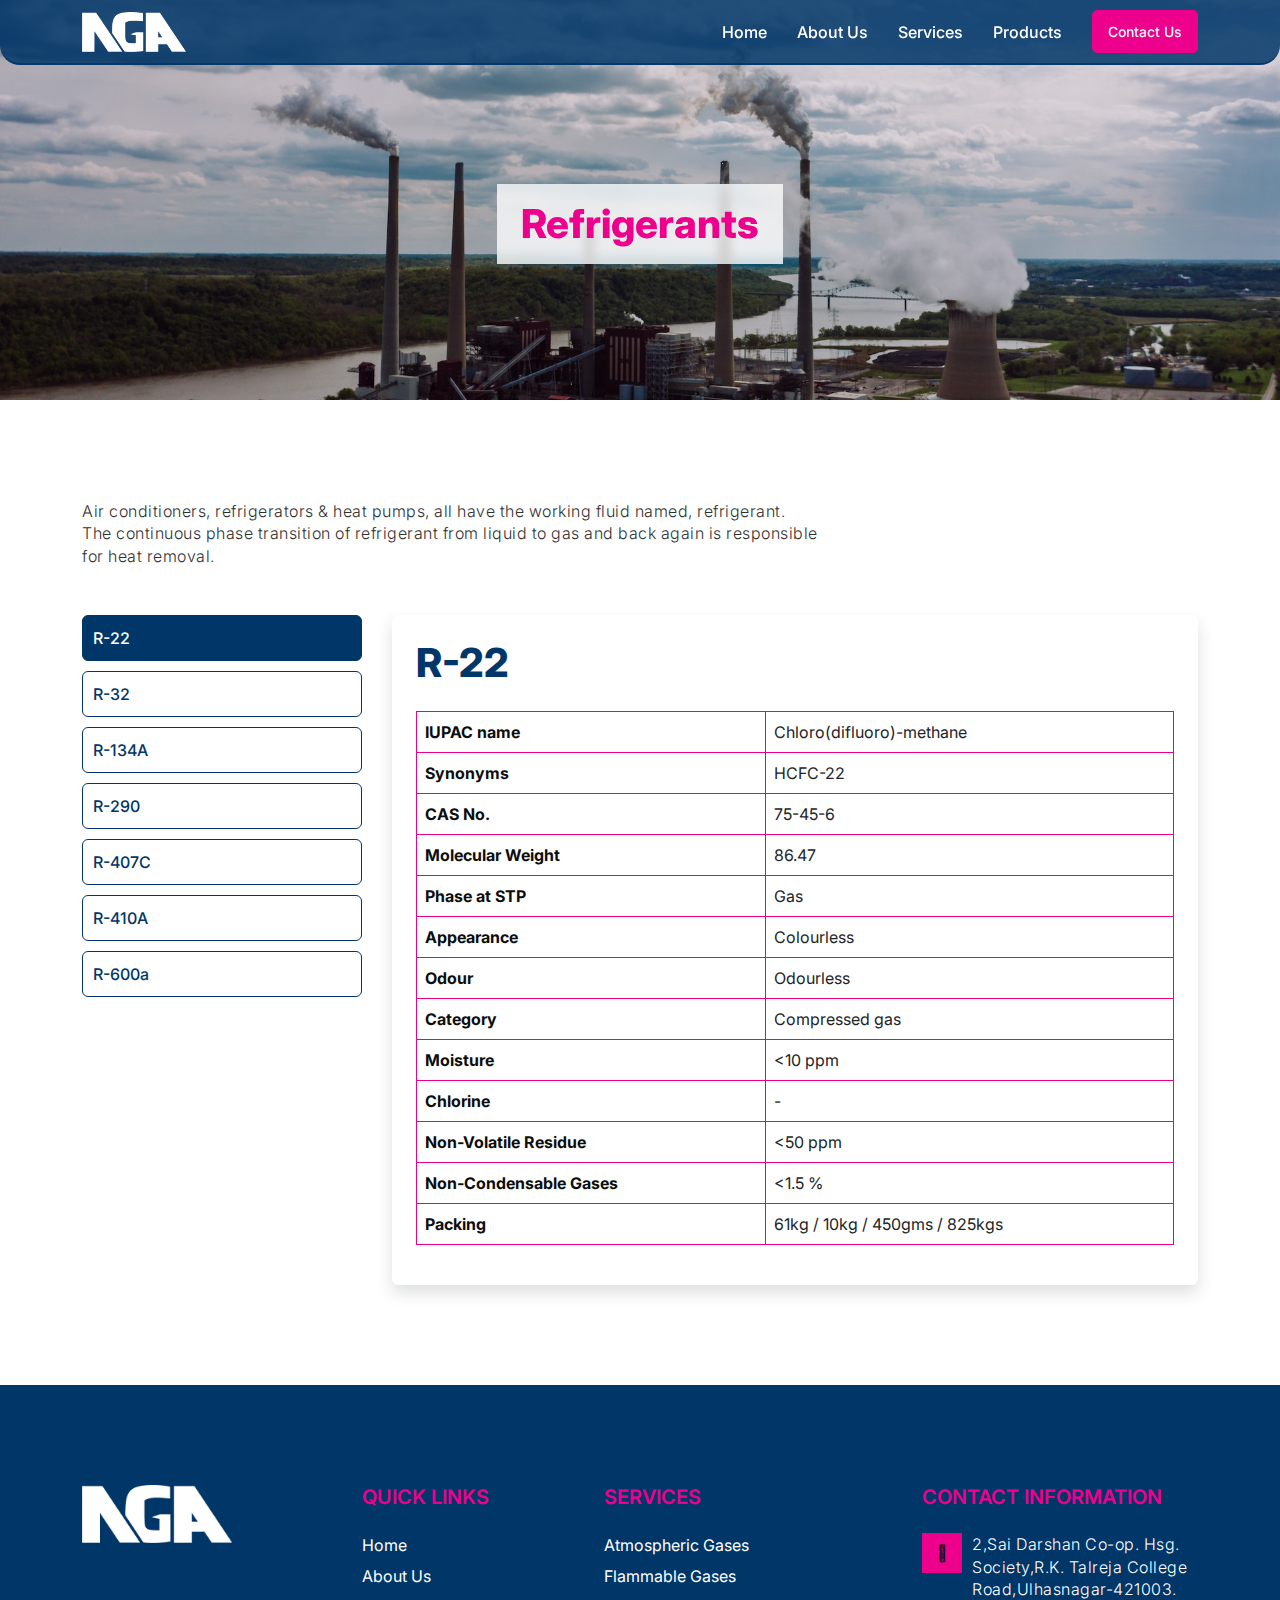
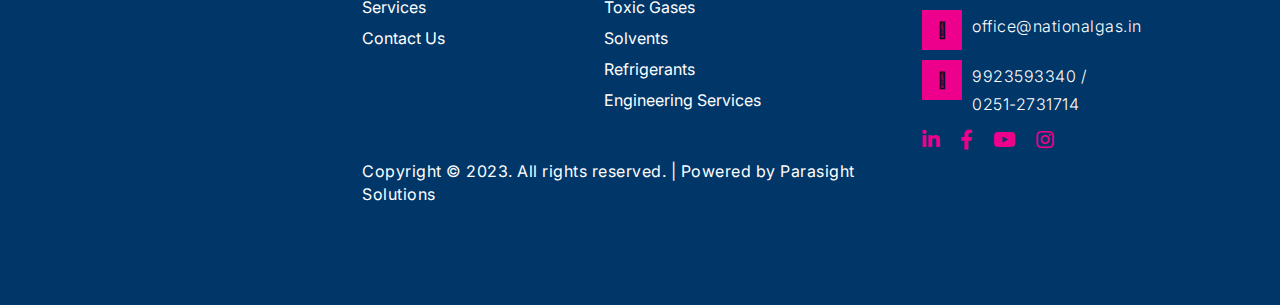
<file: refrigerants.html>
<!DOCTYPE html>
<html lang="en">
<head>
    <!-- Required meta tags -->
    <meta charset="utf-8" />
    <meta name="viewport" content="width=device-width, initial-scale=1" />
    <title>National Gas</title>
    <!-- Styles -->
    <link rel="stylesheet" href="https://pro.fontawesome.com/releases/v5.10.0/css/all.css" />
    <link rel="stylesheet" href="https://cdnjs.cloudflare.com/ajax/libs/animate.css/4.1.1/animate.min.css" />
    <link rel="stylesheet" href="https://unpkg.com/aos@2.3.1/dist/aos.css" />
    <link rel="stylesheet" href="./static/css/lightbox.min.css" />
    <link rel="stylesheet" href="./static/css/owl.theme.default.min.css" />
    <link rel="stylesheet" href="./static/css/owl.theme.green.min.css" />
    <link rel="stylesheet" href="./static/css/owl.carousel.min.css" />
    <link rel="stylesheet" href="./static/css/bootstrap.min.css" />
    <link rel="stylesheet" href="./static/css/style.css" />
</head>

<body>
    <!-- Header -->
    <header class="header" data-aos="fade-down" data-aos-delay="1500">
        <nav class="navbar navbar-expand-lg p-0 main-navbar">
            <div class="container">
                <a class="navbar-brand" href="./index.html">
                    <div class="image">
                        <img src="./static/images/logo.png" class="logo" alt="National Gas Logo" />
                        <img src="./static/images/logo-light.png" class="logo-alt" alt="National Gas Logo" />
                    </div>
                    <h1>National Gas</h1>
                </a>
                <button class="navbar-toggler" type="button" data-bs-toggle="collapse" data-bs-target="#navBar"
                    aria-controls="navBar" aria-expanded="false" aria-label="Toggle navigation">
                    <i class="fal fa-bars"></i>
                </button>
                <div class="collapse navbar-collapse" id="navBar">
                    <ul class="navbar-nav ms-auto mb-2 mb-lg-0">
                        <li class="nav-item">
                            <a class="nav-link" href="./index.html">Home</a>
                        </li>
                        <li class="nav-item">
                            <a class="nav-link" href="./about.html">About Us</a>
                        </li>
                        <li class="nav-item">
                            <a class="nav-link" href="./engineering.html">Services</a>
                        </li>
                        <li class="nav-item">
                            <a class="nav-link" href="./services.html">Products</a>
                        </li>
                        <li class="nav-item">
                            <a class="nav-link nav-btn" href="./contact.html">Contact Us</a>
                        </li>
                    </ul>
                </div>
            </div>
        </nav>
    </header>


    <!--contact us banner  section -->
    <section class="banner">
        <div class="container">
            <div class="d-flex flex-column align-items-center justify-content-center">
                <div data-aos="zoom-in" data-aos-easing="ease-in-back" data-aos-delay="400" data-aos-offset="0">
                    <div class="box px-4 mt-5 py-3">
                        <h2 class="heading">Refrigerants</h2>
                    </div>
                </div>
            </div>
        </div>
    </section>

    <!--Refrigerants -->
    <section class="section atmospheric-gases">
        <div class="container">
            <div class="row">
                <div class="col-lg-8">
                    <p class="mb-5">
                        Air conditioners, refrigerators & heat pumps, all have the working
                        fluid named, refrigerant. The continuous phase transition of
                        refrigerant from liquid to gas and back again is responsible for
                        heat removal.
                    </p>
                </div>
            </div>

            <div class="d-flex align-items-start">
                <div class="nav flex-column nav-pills" id="zeroair" role="tablist">
                    <button class="nav-link active" id="v-pills-1-tab" data-bs-toggle="pill" data-bs-target="#v-pills-1"
                        type="button" role="tab" aria-controls="v-pills-1" aria-selected="false">
                        R-22
                    </button>
                    <button class="nav-link" id="v-pills-2-tab" data-bs-toggle="pill" data-bs-target="#v-pills-2"
                        type="button" role="tab" aria-controls="v-pills-2" aria-selected="false">
                        R-32
                    </button>
                    <button class="nav-link" id="v-pills-3-tab" data-bs-toggle="pill" data-bs-target="#v-pills-3"
                        type="button" role="tab" aria-controls="v-pills-3" aria-selected="false">
                        R-134A
                    </button>
                    <button class="nav-link" id="v-pills-4-tab" data-bs-toggle="pill" data-bs-target="#v-pills-4"
                        type="button" role="tab" aria-controls="v-pills-4" aria-selected="true">
                        R-290
                    </button>
                    <button class="nav-link" id="v-pills-5-tab" data-bs-toggle="pill" data-bs-target="#v-pills-5"
                        type="button" role="tab" aria-controls="v-pills-5" aria-selected="false">
                        R-407C
                    </button>
                    <button class="nav-link" id="v-pills-6-tab" data-bs-toggle="pill" data-bs-target="#v-pills-6"
                        type="button" role="tab" aria-controls="v-pills-6" aria-selected="false">
                        R-410A
                    </button>
                    <button class="nav-link" id="v-pills-7-tab" data-bs-toggle="pill" data-bs-target="#v-pills-7"
                        type="button" role="tab" aria-controls="v-pills-7" aria-selected="false">
                        R-600a
                    </button>
                </div>
                <div class="tab-content" id="v-pills-tabContent">
                    <!-- TAB-->
                    <div class="tab-pane fade active show" id="v-pills-1" role="tabpanel"
                        aria-labelledby="v-pills-1-tab">
                        <div class="card w-100 h-100 border-0 shadow">
                            <div class="card-body p-4">
                                <h2 class="heading mb-4 text-primary">R-22</h2>

                                <!-- R22 -->
                                <div class="table-responsive">
                                    <table class="table">
                                        <tbody>
                                            <tr>
                                                <th>IUPAC name</th>
                                                <td>Chloro(difluoro)-methane</td>
                                            </tr>
                                            <tr>
                                                <th>Synonyms</th>
                                                <td>HCFC-22</td>
                                            </tr>
                                            <tr>
                                                <th>CAS No.</th>
                                                <td>75-45-6</td>
                                            </tr>
                                            <tr>
                                                <th>Molecular Weight</th>
                                                <td>86.47</td>
                                            </tr>
                                            <tr>
                                                <th>Phase at STP</th>
                                                <td>Gas</td>
                                            </tr>
                                            <tr>
                                                <th>Appearance</th>
                                                <td>Colourless</td>
                                            </tr>
                                            <tr>
                                                <th>Odour</th>
                                                <td>Odourless</td>
                                            </tr>
                                            <tr>
                                                <th>Category</th>
                                                <td>Compressed gas</td>
                                            </tr>
                                            <tr>
                                                <th>Moisture</th>
                                                <td>&lt;10 ppm</td>
                                            </tr>
                                            <tr>
                                                <th>Chlorine</th>
                                                <td>-</td>
                                            </tr>
                                            <tr>
                                                <th>Non-Volatile Residue</th>
                                                <td>&lt;50 ppm</td>
                                            </tr>
                                            <tr>
                                                <th>Non-Condensable Gases</th>
                                                <td>&lt;1.5 %</td>
                                            </tr>
                                            <tr>
                                                <th>Packing</th>
                                                <td>61kg / 10kg / 450gms / 825kgs</td>
                                            </tr>
                                        </tbody>
                                    </table>
                                </div>
                            </div>
                        </div>
                    </div>
                    <!-- TAB-->

                    <!-- TAB -->
                    <div class="tab-pane fade" id="v-pills-2" role="tabpanel" aria-labelledby="v-pills-2-tab">
                        <div class="card w-100 h-100 border-0 shadow">
                            <div class="card-body p-4">
                                <h2 class="heading text-primary">R-32</h2>
                                <!-- R32 -->
                                <div class="table-responsive">
                                    <table class="table">
                                        <tbody>
                                            <tr>
                                                <th>IUPAC name</th>
                                                <td>Difluoromethane</td>
                                                <td></td>
                                                <td></td>
                                            </tr>
                                            <tr>
                                                <th>Synonyms</th>
                                                <td>HFC-32 Methylene Fluoride</td>
                                                <td></td>
                                                <td></td>
                                            </tr>
                                            <tr>
                                                <th>CAS No.</th>
                                                <td>75-10-5</td>
                                                <td></td>
                                                <td></td>
                                            </tr>
                                            <tr>
                                                <th>Molecular Weight</th>
                                                <td>52.023</td>
                                                <td></td>
                                                <td></td>
                                            </tr>
                                            <tr>
                                                <th>Phase at STP</th>
                                                <td>Gas</td>
                                                <td></td>
                                                <td></td>
                                            </tr>
                                            <tr>
                                                <th>Appearance</th>
                                                <td>Colourless</td>
                                                <td></td>
                                                <td></td>
                                            </tr>
                                            <tr>
                                                <th>Odour</th>
                                                <td>Odourless</td>
                                                <td></td>
                                                <td></td>
                                            </tr>
                                            <tr>
                                                <th>Category</th>
                                                <td>Flammable gas Compressed gas</td>
                                                <td></td>
                                                <td></td>
                                            </tr>
                                            <tr>
                                                <th>Purity</th>
                                                <td>99.9%</td>
                                                <td></td>
                                                <td></td>
                                            </tr>
                                            <tr>
                                                <th>CFC</th>
                                                <td>&lt;0.04 %</td>
                                                <td>Moisture</td>
                                                <td>&lt;1 %</td>
                                            </tr>
                                            <tr>
                                                <th>HCFC</th>
                                                <td>&lt;0.04 %</td>
                                                <td>Chlorine</td>
                                                <td>&lt;1 %</td>
                                            </tr>
                                            <tr>
                                                <th>Unsaturated Compounds</th>
                                                <td>&lt;0.004 %</td>
                                                <td>HCl</td>
                                                <td>&lt;1 %</td>
                                            </tr>
                                            <tr>
                                                <th>Fluorinated Unsaturated Compounds</th>
                                                <td>&lt;0.002 %</td>
                                                <td>High Boiling Residue</td>
                                                <td>&lt;10 %</td>
                                            </tr>
                                            <tr>
                                                <th>Methyl + Methylene Chloride</th>
                                                <td>&lt;0.003 %</td>
                                                <td>Particulates</td>
                                                <td>Visibly clean</td>
                                            </tr>
                                            <tr>
                                                <th>Packing</th>
                                                <td>40kgs / 8kgs / 710kgs</td>
                                                <td></td>
                                                <td></td>
                                            </tr>

                                            <!-- <tr>
                                                <th>Organic Impurities</th>
                                                <td>&lt;0.01 %</td>
                                                <td>Air + Non-Condensable Gases</td>
                                                <td>&lt;15 %</td>
                                            </tr> -->
                                        </tbody>
                                    </table>
                                </div>
                            </div>
                        </div>
                    </div>
                    <!-- TAB -->

                    <!-- TAB -->
                    <div class="tab-pane fade" id="v-pills-3" role="tabpanel" aria-labelledby="v-pills-3-tab">
                        <div class="card w-100 h-100 border-0 shadow">
                            <div class="card-body p-4">
                                <h2 class="heading text-primary mb-4">R-134A</h2>

                                <!-- R-134A -->
                                <div class="table-responsive">
                                    <table class="table">
                                        <tbody>
                                            <tr>
                                                <th>IUPAC name</th>
                                                <td>1,1,1,2-Tetrafluoroethane</td>
                                                <td></td>
                                                <td></td>
                                            </tr>
                                            <tr>
                                                <th>Synonyms</th>
                                                <td>HFC-134a</td>
                                                <td></td>
                                                <td></td>
                                            </tr>
                                            <tr>
                                                <th>CAS No.</th>
                                                <td>811-97-2</td>
                                                <td></td>
                                                <td></td>
                                            </tr>
                                            <tr>
                                                <th>Molecular Weight</th>
                                                <td>102.03</td>
                                                <td></td>
                                                <td></td>
                                            </tr>
                                            <tr>
                                                <th>Phase at STP</th>
                                                <td>Gas</td>
                                                <td></td>
                                                <td></td>
                                            </tr>
                                            <tr>
                                                <th>Appearance</th>
                                                <td>Colourless</td>
                                                <td></td>
                                                <td></td>
                                            </tr>
                                            <tr>
                                                <th>Odour</th>
                                                <td>Faint ethereal</td>
                                                <td></td>
                                                <td></td>
                                            </tr>
                                            <tr>
                                                <th>Category</th>
                                                <td>Compressed gas</td>
                                                <td></td>
                                                <td></td>
                                            </tr>
                                            <tr>
                                                <th>Purity</th>
                                                <td>99.98%</td>
                                                <td></td>
                                                <td></td>
                                            </tr>
                                            <tr>
                                                <th>HCl</th>
                                                <td>&lt;10 ppb</td>
                                                <td>Non-absorbable Gas Vapors</td>
                                                <td>&lt;0.02 %</td>
                                            </tr>
                                            <tr>
                                                <th>Moisture</th>
                                                <td>&lt;5.4 ppm</td>
                                                <td>Chlorine</td>
                                                <td>&lt;15.3 ppm</td>
                                            </tr>

                                            <tr>
                                                <th>Packing</th>
                                                <td>450gms / 10kg / 62kg / 825kgs</td>
                                                <td></td>
                                                <td></td>
                                            </tr>


                                            <!-- <tr>
                                                <th>Residue</th>
                                                <td>&lt;0.01 %</td>
                                                <td>Unsaturated Compounds</td>
                                                <td>&lt;15 ppm</td>
                                            </tr> -->
                                        </tbody>
                                    </table>
                                </div>
                            </div>
                        </div>
                    </div>
                    <!-- TAB -->

                    <!-- TAB -->
                    <div class="tab-pane fade" id="v-pills-4" role="tabpanel" aria-labelledby="v-pills-3-tab">
                        <div class="card w-100 h-100 border-0 shadow">
                            <div class="card-body p-4">
                                <h2 class="heading text-primary mb-4">R-290</h2>
                                <!-- R-290 -->
                                <div class="table-responsive">
                                    <table class="table">
                                        <tbody>
                                            <tr>
                                                <th>IUPAC name</th>
                                                <td>Isopropane</td>
                                                <td></td>
                                                <td></td>
                                            </tr>
                                            <tr>
                                                <th>CAS No.</th>
                                                <td>74-98-6</td>
                                                <td></td>
                                                <td></td>
                                            </tr>
                                            <tr>
                                                <th>Molecular Weight</th>
                                                <td>44.10</td>
                                                <td></td>
                                                <td></td>
                                            </tr>
                                            <tr>
                                                <th>Phase at STP</th>
                                                <td>Gas</td>
                                                <td></td>
                                                <td></td>
                                            </tr>
                                            <tr>
                                                <th>Appearance</th>
                                                <td>Colourless</td>
                                                <td></td>
                                                <td></td>
                                            </tr>
                                            <tr>
                                                <th>Odour</th>
                                                <td>Odourless</td>
                                                <td></td>
                                                <td></td>
                                            </tr>
                                            <tr>
                                                <th>Category</th>
                                                <td>Flammable gas Compressed gas</td>
                                                <td></td>
                                                <td></td>
                                            </tr>
                                            <tr>
                                                <th>Purity</th>
                                                <td>99.5%</td>
                                                <td></td>
                                                <td></td>
                                            </tr>
                                            <tr>
                                                <th>Moisture</th>
                                                <td>&lt;10 ppm</td>
                                                <td>1,3 Butadiene</td>
                                                <td>&lt;1 ppm</td>
                                            </tr>
                                            <tr>
                                                <th>Propylene</th>
                                                <td>&lt;300 ppm</td>
                                                <td>
                                                    N 2
                                                    <!-- <span class="s54">2</span> -->
                                                </td>
                                                <td>&lt;50 ppm</td>
                                            </tr>
                                            <tr>
                                                <th>Packing</th>
                                                <td>50kgs / 390kgs / 150gm</td>
                                                <td></td>
                                                <td></td>
                                            </tr>
                                            <!-- <tr>
                                                <th>Other Hydrocarbons</th>
                                                <td>&lt;5000 ppm</td>
                                                <td>CO + CO2</td>
                                                <td>&lt;50 ppm</td>
                                            </tr> -->

                                            <!-- <tr>
                                                <th>O2 + H2</th>
                                                <td>&lt;15 ppm</td>
                                                <td>Sulphur</td>
                                                <td>&lt;1 ppm</td>
                                            </tr> -->
                                        </tbody>
                                    </table>
                                </div>
                            </div>
                        </div>
                    </div>
                    <!-- TAB -->

                    <!-- TAB -->
                    <div class="tab-pane fade" id="v-pills-5" role="tabpanel" aria-labelledby="v-pills-3-tab">
                        <div class="card w-100 h-100 border-0 shadow">
                            <div class="card-body p-4">
                                <h2 class="heading text-primary mb-4">R-407C</h2>

                                <!-- R-407C -->

                                <div class="table-responsive">
                                    <table class="table">
                                        <tbody>
                                            <tr>
                                                <th>Components</th>
                                                <td>R-32 (23%)</td>
                                            </tr>

                                            <tr>
                                                <th></th>
                                                <td>R-125 (25%)</td>
                                            </tr>
                                            <tr>
                                                <th></th>
                                                <td>R-134A (52%)</td>
                                            </tr>

                                            <tr>
                                                <th>Molecular Weight</th>
                                                <td>86.2</td>
                                            </tr>
                                            <tr>
                                                <th>Phase at STP</th>
                                                <td>Gas</td>
                                            </tr>
                                            <tr>
                                                <th>Category</th>
                                                <td>Compressed gas</td>
                                            </tr>
                                            <tr>
                                                <th>Purity</th>
                                                <td>99.4%</td>
                                            </tr>
                                            <tr>
                                                <th>Moisture</th>
                                                <td>&lt;8 ppm</td>
                                            </tr>
                                            <tr>
                                                <th>Air + Condensable</th>
                                                <td>&lt;0.2 %</td>
                                            </tr>
                                            <tr>
                                                <th>Volatile Impurities</th>
                                                <td>&lt;0.4 %</td>
                                            </tr>
                                            <tr>
                                                <th>Particulate</th>
                                                <td>&lt;0.4 %</td>
                                            </tr>
                                            <tr>
                                                <th>Packing</th>
                                                <td>45kg / 8kg / 740kg</td>
                                            </tr>
                                        </tbody>
                                    </table>
                                </div>
                            </div>
                        </div>
                    </div>
                    <!-- TAB -->

                    <!-- TAB -->
                    <div class="tab-pane fade" id="v-pills-6" role="tabpanel" aria-labelledby="v-pills-3-tab">
                        <div class="card w-100 h-100 border-0 shadow">
                            <div class="card-body p-4">
                                <h2 class="heading text-primary mb-4">R-410A</h2>

                                <!-- R140 A -->
                                <div class="table-responsive">
                                    <table class="table">
                                        <tbody>
                                            <tr>
                                                <th>Components</th>
                                                <td>R-32 (50%)</td>
                                            </tr>
                                            <tr>
                                                <th></th>
                                                <td>R-125 (50%)</td>
                                            </tr>
                                            <tr>
                                                <th>Molecular Weight</th>
                                                <td>72.6</td>
                                            </tr>
                                            <tr>
                                                <th>Phase at STP</th>
                                                <td>Gas</td>
                                            </tr>
                                            <tr>
                                                <th>Appearance</th>
                                                <td>Colourless</td>
                                            </tr>
                                            <tr>
                                                <th>Category</th>
                                                <td>Compressed gas</td>
                                            </tr>
                                            <tr>
                                                <th>Purity</th>
                                                <td>99.7%</td>
                                            </tr>
                                            <tr>
                                                <th>R 32</th>
                                                <td>&lt;48.5 %</td>
                                            </tr>
                                            <tr>
                                                <th>R 125</th>
                                                <td>&lt;49.5 %</td>
                                            </tr>
                                            <tr>
                                                <th>Moisture</th>
                                                <td>&lt;4 ppm</td>
                                            </tr>
                                            <tr>
                                                <th>Residue</th>
                                                <td>0</td>
                                            </tr>
                                            <tr>
                                                <th>Non-absorbable Gas Vapor</th>
                                                <td>&lt;0.49 %</td>
                                            </tr>
                                            <tr>
                                                <th>HCl</th>
                                                <td>0 ppb</td>
                                            </tr>
                                            <tr>
                                                <th>Packing</th>
                                                <td>45kg / 8kg / 740kg</td>
                                            </tr>
                                        </tbody>
                                    </table>
                                </div>
                            </div>
                        </div>
                    </div>
                    <!-- TAB -->

                    <!-- TAB -->
                    <div class="tab-pane fade" id="v-pills-7" role="tabpanel" aria-labelledby="v-pills-3-tab">
                        <div class="card w-100 h-100 border-0 shadow">
                            <div class="card-body p-4">
                                <h2 class="heading mb-4 text-primary">R-600a</h2>

                                <!-- R-600a -->
                                <div class="table-responsive">
                                    <table class="table">
                                        <tbody>
                                            <tr>
                                                <th>IUPAC name</th>
                                                <td>Butane</td>
                                                <td></td>
                                                <td></td>
                                            </tr>
                                            <tr>
                                                <th>CAS No.</th>
                                                <td>106-97-8</td>
                                                <td></td>
                                                <td></td>
                                            </tr>
                                            <tr>
                                                <th>Molecular Weight</th>
                                                <td>58.12</td>
                                                <td></td>
                                                <td></td>
                                            </tr>
                                            <tr>
                                                <th>Phase at STP</th>
                                                <td>Gas</td>
                                                <td></td>
                                                <td></td>
                                            </tr>
                                            <tr>
                                                <th>Appearance</th>
                                                <td>Colourless</td>
                                                <td></td>
                                                <td></td>
                                            </tr>
                                            <tr>
                                                <th>Odour</th>
                                                <td>Faint petroleum-like</td>
                                                <td></td>
                                                <td></td>
                                            </tr>
                                            <tr>
                                                <th>Category</th>
                                                <td>Flammable gas</td>
                                                <td></td>
                                                <td></td>
                                            </tr>
                                            <tr>
                                                <th></th>
                                                <td>Compressed gas</td>
                                                <td></td>
                                                <td></td>
                                            </tr>
                                            <tr>
                                                <th>Purity</th>
                                                <td>99.5%</td>
                                                <td></td>
                                                <td></td>
                                            </tr>
                                            <tr>
                                                <th>Moisture</th>
                                                <td>&lt;10 ppm</td>
                                                <td></td>
                                                <td></td>
                                            </tr>
                                            <tr>
                                                <th>Other Hydrocarbons</th>
                                                <td>&lt;5000 ppm</td>
                                                <td>Nitrogen</td>
                                                <td>&lt;50 ppm</td>
                                            </tr>
                                            <tr>
                                                <th>Butadiene</th>
                                                <td>&lt;1 ppm</td>
                                                <td>
                                                    CO2 + CO
                                                    <!-- <span class="s54">2 </span> -->
                                                </td>
                                                <td>&lt;20 ppm</td>
                                            </tr>
                                            <tr>
                                                <th>Packing</th>
                                                <td>200gm/ 57.5kg / 455kg </td>
                                                <td></td>
                                                <td></td>
                                            </tr>
                                            <!-- <tr>
                                                <th>Oxygen + Hydrogen</th>
                                                <td>&lt;30 ppm</td>
                                                <td>Sulphur</td>
                                                <td>&lt;1 ppm</td>
                                            </tr> -->
                                        </tbody>
                                    </table>
                                </div>
                            </div>
                        </div>
                    </div>
                    <!-- TAB -->
                </div>
            </div>
        </div>
    </section>





    <!-- Footer -->
    <footer class="section footer bg-primary">
        <div class="container container-1300">
            <div class="row gx-1 gy-5">
                <div class="col-lg-3">
                    <img src="./static/images/logo-light.png" class="logo" alt="" />
                    <!-- <h2>National Gas</h2> -->
                </div>
                <div class="col-lg-6">
                    <div class="row">
                        <div class="col-md-5">
                            <h5 class="mb-4">Quick Links</h5>
                            <ul class="mb-5">
                                <li>
                                    <a href="./index.html">Home</a>
                                </li>
                                <li>
                                    <a href="./about.html">About Us</a>
                                </li>
                                <li>
                                    <a href="./services.html">Services</a>
                                </li>
                                <li>
                                </li>
                                <li>
                                    <a href="./contact.html">Contact Us</a>
                                </li>
                            </ul>
                        </div>
                        <div class="col-md-7">
                            <h5 class="mb-4">Services</h5>
                            <ul class="mb-5">
                                <li>
                                    <a href="./atmospheric.html">Atmospheric Gases</a>
                                </li>
                                <li>
                                    <a href="./flammable.html">Flammable Gases</a>
                                </li>
                                <li>
                                    <a href="./toxic.html">Toxic Gases</a>
                                </li>
                                <li>
                                    <a href="./solvents.html">Solvents</a>
                                </li>
                                <li>
                                    <a href="./refrigerants.html">Refrigerants</a>
                                </li>
                                <li>
                                    <a href="./engineering.html">Engineering Services</a>
                                </li>
                            </ul>
                        </div>
                    </div>
                    <p>
                        <b>
                            Copyright &copy; 2023. All rights reserved. | Powered by
                            <a href="https://parasightsolutions.com/" target="_blank">Parasight Solutions</a></b>
                    </p>
                </div>
                <div class="col-lg-3">
                    <h5 class="mb-4">Contact Information</h5>
                    <div class="info">
                        <i class="fal fa-map"></i>
                        <p>
                            2,Sai Darshan Co-op. Hsg. Society,R.K. Talreja College
                            Road,Ulhasnagar-421003.
                        </p>
                    </div>
                    <div class="info">
                        <i class="fal fa-envelope"></i>
                        <p>
                            <a href="mailto:office@nationalgas.in">office@nationalgas.in</a>
                        </p>
                    </div>
                    <div class="info">
                        <i class="fal fa-phone-alt"></i>
                        <p>
                            <a href="tel:9923593340">9923593340</a> /
                            <a href="tel:0251-2731714">0251-2731714</a>
                        </p>
                    </div>
                    <div class="social">
                        <a href="#" target="_blank">
                            <i class="fab fa-linkedin-in"></i>
                        </a>
                        <a href="#" target="_blank">
                            <i class="fab fa-facebook-f"></i>
                        </a>
                        <a href="#" target="_blank">
                            <i class="fab fa-youtube"></i>
                        </a>
                        <a href="#" target="_blank">
                            <i class="fab fa-instagram"></i>
                        </a>
                    </div>
                </div>
            </div>
        </div>
    </footer>

    <!-- Scripts -->
    <script src="https://code.jquery.com/jquery-3.6.0.min.js"></script>
    <script src="https://unpkg.com/aos@2.3.1/dist/aos.js"></script>
    <script src="./static/js/lightbox-plus-jquery.min.js"></script>
    <script src="./static/js/lightbox.min.js"></script>
    <script src="./static/js/owl.carousel.min.js"></script>
    <script src="./static/js/bootstrap.bundle.min.js"></script>
    <script src="./static/js/app.js"></script>
</body>
</html>
</file>
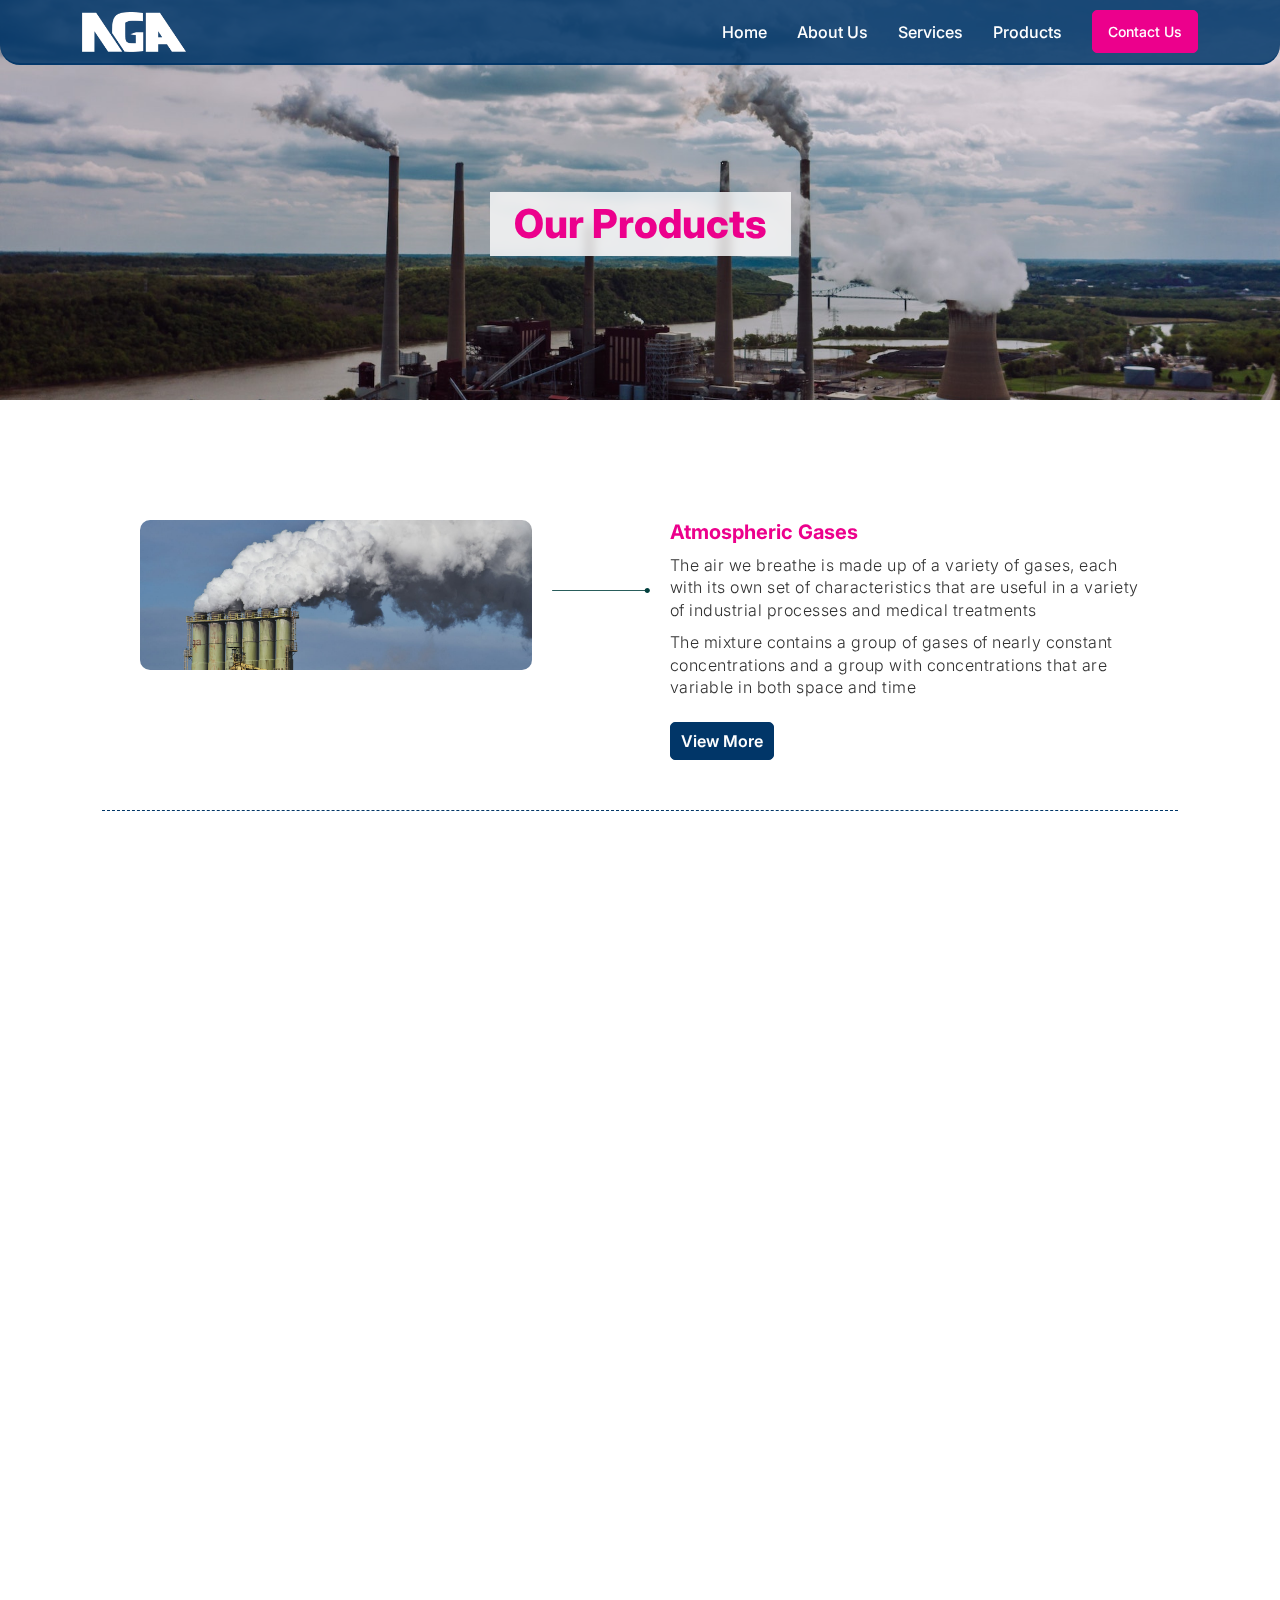
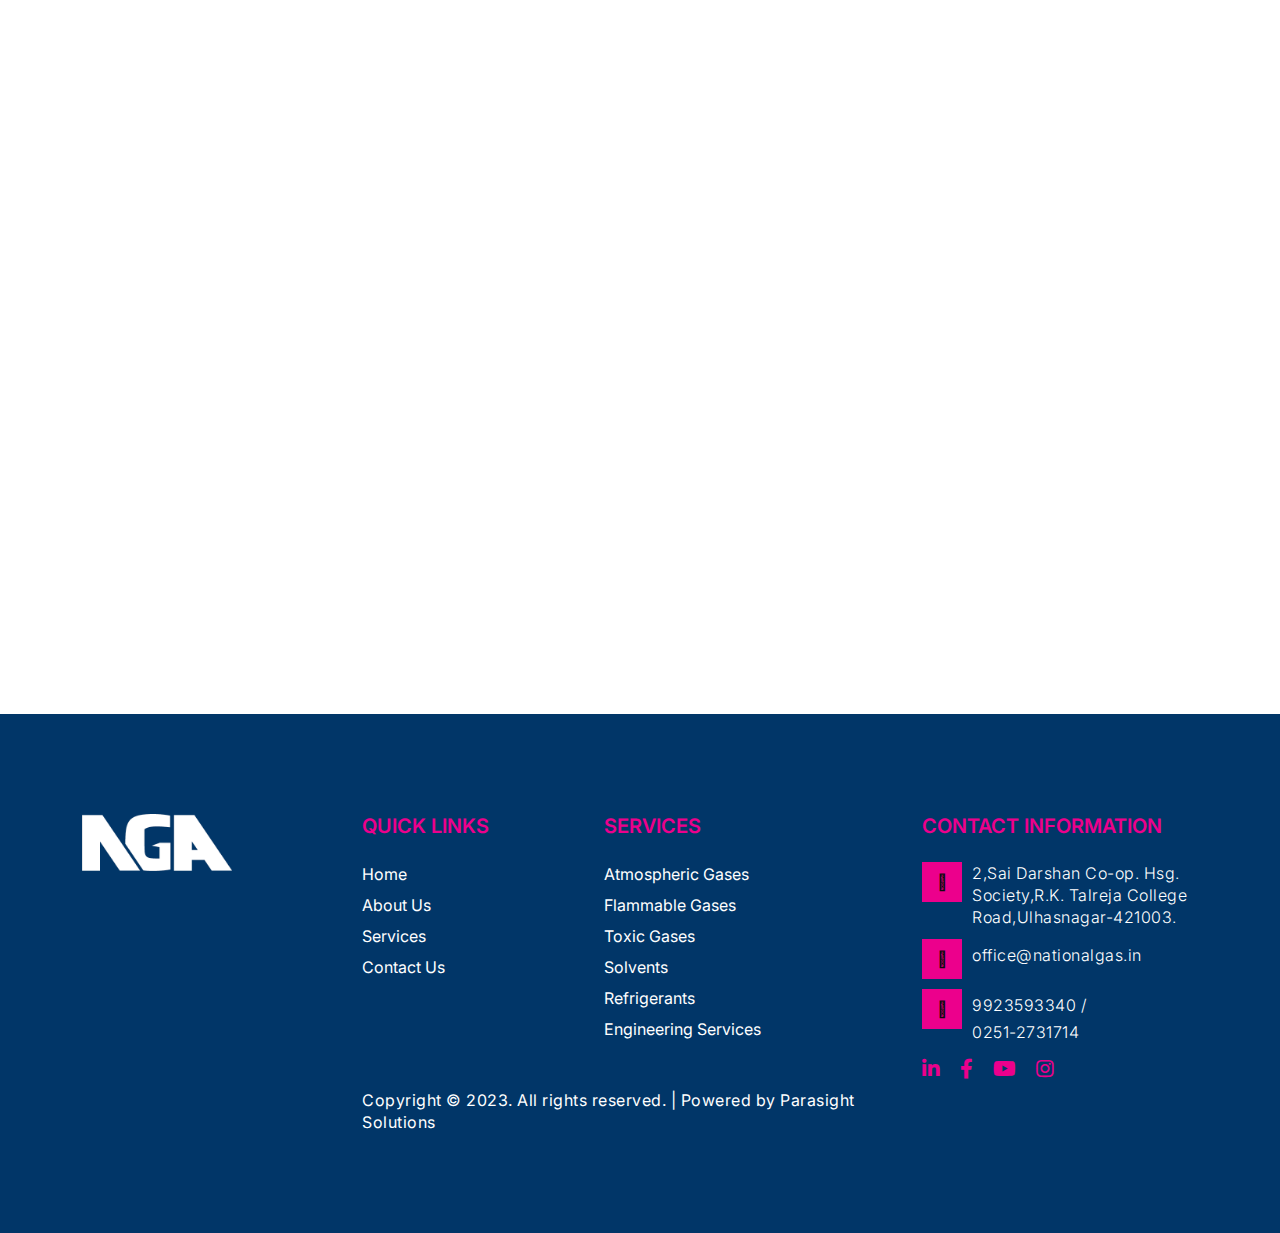
<file: services.html>
<!DOCTYPE html>
<html lang="en">
<head>
    <!-- Required meta tags -->
    <meta charset="utf-8" />
    <meta name="viewport" content="width=device-width, initial-scale=1" />
    <title>National Gas</title>
    <!-- Styles -->
    <link rel="stylesheet" href="https://pro.fontawesome.com/releases/v5.10.0/css/all.css" />
    <link rel="stylesheet" href="https://cdnjs.cloudflare.com/ajax/libs/animate.css/4.1.1/animate.min.css" />
    <link rel="stylesheet" href="https://unpkg.com/aos@2.3.1/dist/aos.css" />
    <link rel="stylesheet" href="./static/css/lightbox.min.css" />
    <link rel="stylesheet" href="./static/css/owl.theme.default.min.css" />
    <link rel="stylesheet" href="./static/css/owl.theme.green.min.css" />
    <link rel="stylesheet" href="./static/css/owl.carousel.min.css" />
    <link rel="stylesheet" href="./static/css/bootstrap.min.css" />
    <link rel="stylesheet" href="./static/css/style.css" />
</head>

<body>
    <!-- Header -->
    <header class="header" data-aos="fade-down" data-aos-delay="1500">
        <nav class="navbar navbar-expand-lg p-0 main-navbar">
            <div class="container">
                <a class="navbar-brand" href="./index.html">
                    <div class="image">
                        <img src="./static/images/logo.png" class="logo" alt="National Gas Logo" />
                        <img src="./static/images/logo-light.png" class="logo-alt" alt="National Gas Logo" />
                    </div>
                    <h1>National Gas</h1>
                </a>
                <button class="navbar-toggler" type="button" data-bs-toggle="collapse" data-bs-target="#navBar"
                    aria-controls="navBar" aria-expanded="false" aria-label="Toggle navigation">
                    <i class="fal fa-bars"></i>
                </button>
                <div class="collapse navbar-collapse" id="navBar">
                    <ul class="navbar-nav ms-auto mb-2 mb-lg-0">
                        <li class="nav-item">
                            <a class="nav-link" href="./index.html">Home</a>
                        </li>
                        <li class="nav-item">
                            <a class="nav-link" href="./about.html">About Us</a>
                        </li>
                        <li class="nav-item">
                            <a class="nav-link" href="./engineering.html">Services</a>
                        </li>
                        <li class="nav-item">
                            <a class="nav-link" href="./services.html">Products</a>
                        </li>
                        <li class="nav-item">
                            <a class="nav-link nav-btn" href="./contact.html">Contact Us</a>
                        </li>
                    </ul>
                </div>
            </div>
        </nav>
    </header>

    <!--contact us banner  section -->
    <section class="banner">
        <div class="container">
            <div class="d-flex flex-column align-items-center justify-content-center">
                <div data-aos="zoom-in" data-aos-easing="ease-in-back" data-aos-delay="400" data-aos-offset="0">
                    <div class="box px-4 mt-5 py-2">
                        <h2 class="heading">Our Products</h2>
                    </div>
                </div>
            </div>
        </div>
    </section>

    <!--Services Section -->
    <!-- <section class="section services-section">
        <div class="container">
            <h2 class="heading text-center mb-5">
                Our Products
            </h2>
            <div class="row gy-4 gx-4">
                <div class="col-lg-4 d-flex flex-column">
                    <div class="service-box" data-aos="fade-up" data-aos-delay="300">
                        <div class="number">
                            <span class="card-number">01</span>
                        </div>
                        <div class="image  mb-3">
                            <img class="" src="./static/images/services_page/atmospheric_gases.jpg" alt="">
                        </div>
                        <div class="services-text">
                            <h3 class="tertiary-heading ">Atmospheric Gases</h3>
                            <p class=" service-para">
                                The air we breathe is made up of a variety of gases, each with its own set of
                                characteristics that are useful in a variety of industrial processes and medical
                                treatments
                            </p>
                            <p class=" service-para">
                                The mixture contains a group of gases of nearly constant concentrations and a group with
                                concentrations that are variable in both space and time
                            </p>
                        </div>
                    </div>
                </div>
                <div class="col-lg-4 d-flex flex-column">
                    <div class="service-box" data-aos="fade-up" data-aos-delay="500">
                        <div class="number">
                            <span class="card-number">01</span>
                        </div>
                        <div class="image  mb-3">
                            <img class="" src="./static/images/services_page/flammable.jpg" alt="">
                        </div>
                        <div class="services-text">
                            <h3 class="tertiary-heading ">Flammable Gases</h3>
                            <p class=" service-para">
                                Flammable gases are explosive when they are mixed with air or oxygen in the right
                                proportions and provided with a source of ignition.
                            </p>
                        </div>
                    </div>
                </div>
                <div class="col-lg-4 d-flex flex-column">
                    <div class="service-box" data-aos="fade-up" data-aos-delay="500">
                        <div class="number">
                            <span class="card-number">01</span>
                        </div>
                        <div class="image  mb-3">
                            <img class="" src="./static/images/services_page/toxic_gases.jpg" alt="">
                        </div>
                        <div class="services-text">
                            <h3 class="tertiary-heading ">Toxic Gases</h3>
                            <p class=" service-para">
                                A gas is classified as toxic when a median lethal concentration in air of more than 200
                                ppm
                                but not more than 2,000 ppm by volume of gas or vapor, when administered by continuous
                                inhalation for 1 hour or less can lead to death of albino rats.
                            </p>
                        </div>
                    </div>
                </div>
                <div class="col-lg-4 d-flex flex-column">
                    <div class="service-box" data-aos="fade-up" data-aos-delay="300">
                        <div class="number">
                            <span class="card-number">01</span>
                        </div>
                        <div class="image  mb-3">
                            <img class="" src="./static/images/services_page/solvents.jpg" alt="">
                        </div>
                        <div class="services-text">
                            <h3 class="tertiary-heading ">Solvents</h3>
                            <p class=" service-para">
                                Interestingly , solvents can be gaseous , liquid, solid or supercritical fluid
                            </p>
                            <p class=" service-para">
                                The best known solvent known to mankind is water.
                            </p>
                        </div>
                    </div>
                </div>
                <div class="col-lg-4 d-flex flex-column">
                    <div class="service-box" data-aos="fade-up" data-aos-delay="500">
                        <div class="number">
                            <span class="card-number">01</span>
                        </div>
                        <div class="image  mb-3">
                            <img class="" src="./static/images/services_page/refrigerants.jpg" alt="">
                        </div>
                        <div class="services-text">
                            <h3 class="tertiary-heading ">Refrigerants</h3>
                            <p class=" service-para">
                                Air conditioners, refrigerators & heat pumps, all have the working fluid named,
                                refrigerant.
                            </p>
                            <p class=" service-para">
                                The continuous phase transition of refrigerant from liquid to gas and back again is
                                responsible for heat removal.
                            </p>
                        </div>
                    </div>
                </div>
                <div class="col-lg-4 d-flex flex-column">
                    <div class="service-box" data-aos="fade-up" data-aos-delay="700">
                        <div class="number">
                            <span class="card-number">01</span>
                        </div>
                        <div class="image  mb-3">
                            <img class="" src="./static/images/services_page/rare_gases.jpg" alt="">
                        </div>
                        <div class="services-text">
                            <h3 class="tertiary-heading ">Rare Gases</h3>
                            <p class=" service-para">
                                Rare Gases are the most inert and unreactive elements known to man.
                            </p>
                            <p class=" service-para">
                                They are found in very low concentrations in the environment (0.001818% neon, 0.000114%
                                krypton and 0.0000087% xenon) and are manufactured by Air Separation Units (ASU).
                            </p>
                        </div>
                    </div>
                </div>
                <div class="col-lg-4 d-flex flex-column">
                    <div class="service-box" data-aos="fade-up" data-aos-delay="300">
                        <div class="number">
                            <span class="card-number">01</span>
                        </div>
                        <div class="image  mb-3">
                            <img class="" src="./static/images/services_page/engineering.jpg" alt="">
                        </div>
                        <div class="services-text">
                            <h3 class="tertiary-heading ">Engineering Services</h3>
                            <p class=" service-para">
                                Provides customized designs & services in respect of Trailers, Cylinder Quads, Cylinder
                                Bank with interconnected manifold duly fitted with Inlet/Outlet Valves and High Pressure
                                Regulators
                            </p>
                        </div>
                    </div>
                </div>
            </div>
        </div>
    </section> -->

    <section class="services-accordion-box section">
        <div class="container">
            <!-- <h2 class="heading text-center mb-5">
                Our Products
            </h2> -->
            <div class="application-items">
                <div class="point active" data-aos="fade-up">
                    <div class="inner">
                        <div class="image">
                            <img src="./static/images/services_page/atmospheric_gases.jpg" alt="" />
                        </div>
                        <div class="pattern">
                            <img src="./static/images/application-point-divider.svg" alt="" />
                        </div>
                        <div class="text">
                            <h2 class="sub-heading text-secondary">
                                Atmospheric Gases

                            </h2>
                            <p class="service-para">
                                The air we breathe is made up of a variety of gases, each with
                                its own set of characteristics that are useful in a variety of
                                industrial processes and medical treatments
                            </p>
                            <p class="service-para">
                                The mixture contains a group of gases of nearly constant
                                concentrations and a group with concentrations that are
                                variable in both space and time
                            </p>
                            <a href="./atmospheric.html" class="mt-4 button">View More</a>

                        </div>
                    </div>
                    <div class="divider-box">
                        <div class="divider-lines"></div>
                    </div>
                </div>

                <div class="point active" data-aos="fade-up">
                    <div class="inner">
                        <div class="image">
                            <img src="./static/images/services_page/flammable.jpg" alt="" />
                        </div>
                        <div class="pattern">
                            <img src="./static/images/application-point-divider.svg" alt="" />
                        </div>
                        <div class="text">
                            <h2 class="sub-heading text-secondary">
                                Flammable Gases

                            </h2>
                            <p>
                                Flammable gases are explosive when they are mixed with air or
                                oxygen in the right proportions and provided with a source of
                                ignition.
                            </p>
                            <a href="./flammable.html" class="mt-4 button">View More</a>
                        </div>
                    </div>
                    <div class="divider-box">
                        <div class="divider-lines"></div>
                    </div>
                </div>
                <div class="point active" data-aos="fade-up">
                    <div class="inner">
                        <div class="image">
                            <img src="./static/images/services_page/toxic_gases.jpg" alt="" />
                        </div>
                        <div class="pattern">
                            <img src="./static/images/application-point-divider.svg" alt="" />
                        </div>
                        <div class="text">
                            <h2 class="sub-heading text-secondary">
                                Toxic Gases

                            </h2>
                            <p>
                                A gas is classified as toxic when a median lethal
                                concentration in air of more than 200 ppm but not more than
                                2,000 ppm by volume of gas or vapor, when administered by
                                continuous inhalation for 1 hour or less can lead to death of
                                albino rats.
                            </p>
                            <a href="./toxic.html" class="mt-4 button">View More</a>
                        </div>
                    </div>
                    <div class="divider-box">
                        <div class="divider-lines"></div>
                    </div>
                </div>
                <div class="point active" data-aos="fade-up">
                    <div class="inner">
                        <div class="image">
                            <img src="./static/images/services_page/solvents.jpg" alt="" />
                        </div>
                        <div class="pattern">
                            <img src="./static/images/application-point-divider.svg" alt="" />
                        </div>
                        <div class="text">
                            <h2 class="sub-heading text-secondary">
                                Solvents

                            </h2>
                            <p>
                                Interestingly , solvents can be gaseous , liquid, solid or supercritical fluid
                                The best known solvent known to mankind is water.
                            </p>
                            <a href="./solvents.html" class="mt-4 button">View More</a>
                        </div>
                    </div>
                    <div class="divider-box">
                        <div class="divider-lines"></div>
                    </div>
                </div>
                <div class="point active" data-aos="fade-up">
                    <div class="inner">
                        <div class="image">
                            <img src="./static/images/services_page/refrigerants.jpg" alt="" />
                        </div>
                        <div class="pattern">
                            <img src="./static/images/application-point-divider.svg" alt="" />
                        </div>
                        <div class="text">
                            <h2 class="sub-heading text-secondary">
                                Refrigerants

                            </h2>
                            <p>
                                Air conditioners, refrigerators & heat pumps, all have the working fluid named,
                                refrigerant.
                                The continuous phase transition of refrigerant from liquid to gas and back again is
                                responsible for heat removal.
                            </p>
                            <a href="./refrigerants.html" class="mt-4 button">View More</a>
                        </div>
                    </div>
                    <div class="divider-box">
                        <div class="divider-lines"></div>
                    </div>
                </div>
                <div class="point active" data-aos="fade-up">
                    <div class="inner">
                        <div class="image">
                            <img src="./static/images/services_page/rare_gases.jpg" alt="" />
                        </div>
                        <div class="pattern">
                            <img src="./static/images/application-point-divider.svg" alt="" />
                        </div>
                        <div class="text">
                            <h2 class="sub-heading text-secondary">
                                Rare Gases

                            </h2>
                            <p>
                                Rare Gases are the most inert and unreactive elements known to man.
                                They are found in very low concentrations in the environment (0.001818% neon, 0.000114%
                                krypton and 0.0000087% xenon) and are manufactured by Air Separation Units (ASU).
                            </p>
                            <a href="./rare_gases.html" class="mt-4 button">View More</a>
                        </div>
                    </div>
                    <!-- <div class="divider-box">
                        <div class="divider-lines"></div>
                    </div> -->
                </div>
                <!-- <div class="point active" data-aos="fade-up">
                    <div class="inner">
                        <div class="image">
                            <img src="./static/images/services_page/engineering.jpg" alt="" />
                        </div>
                        <div class="pattern">
                            <img src="./static/images/application-point-divider.svg" alt="" />
                        </div>
                        <div class="text">
                            <h2 class="sub-heading text-secondary">
                                Engineering Services

                            </h2>
                            <p>
                                Provides customized designs & services in respect of Trailers, Cylinder Quads, Cylinder
                                Bank with interconnected manifold duly fitted with Inlet/Outlet Valves and High Pressure
                                Regulators
                            </p>
                            <a href="./engineering.html" class="mt-4 button">View More</a>
                        </div>
                    </div>
                </div> -->
            </div>
        </div>
    </section>

    <!-- NAV AND TABS FOR SERVICES -->
    <!-- 

    <!-- NAV AND TABS FOR SERVICES -->




    <!-- Footer -->
    <footer class="section footer bg-primary">
        <div class="container container-1300">
            <div class="row gx-1 gy-5">
                <div class="col-lg-3">
                    <img src="./static/images/logo-light.png" class="logo" alt="" />
                    <!-- <h2>National Gas</h2> -->
                </div>
                <div class="col-lg-6">
                    <div class="row">
                        <div class="col-md-5">
                            <h5 class="mb-4">Quick Links</h5>
                            <ul class="mb-5">
                                <li>
                                    <a href="./index.html">Home</a>
                                </li>
                                <li>
                                    <a href="./about.html">About Us</a>
                                </li>
                                <li>
                                    <a href="./services.html">Services</a>
                                </li>
                                <li>
                                </li>
                                <li>
                                    <a href="./contact.html">Contact Us</a>
                                </li>
                            </ul>
                        </div>
                        <div class="col-md-7">
                            <h5 class="mb-4">Services</h5>
                            <ul class="mb-5">
                                <li>
                                    <a href="./atmospheric.html">Atmospheric Gases</a>
                                </li>
                                <li>
                                    <a href="./flammable.html">Flammable Gases</a>
                                </li>
                                <li>
                                    <a href="./toxic.html">Toxic Gases</a>
                                </li>
                                <li>
                                    <a href="./solvents.html">Solvents</a>
                                </li>
                                <li>
                                    <a href="./refrigerants.html">Refrigerants</a>
                                </li>
                                <li>
                                    <a href="./engineering.html">Engineering Services</a>
                                </li>
                            </ul>
                        </div>
                    </div>
                    <p class="service-para">
                        <b>
                            Copyright &copy; 2023. All rights reserved. | Powered by
                            <a href="#" target="_blank">Parasight Solutions</a></b>
                    </p>
                </div>
                <div class="col-lg-3">
                    <h5 class="mb-4">Contact Information</h5>
                    <div class="info">
                        <i class="fal fa-map"></i>
                        <p class="service-para">
                            2,Sai Darshan Co-op. Hsg. Society,R.K. Talreja College
                            Road,Ulhasnagar-421003.
                        </p>
                    </div>
                    <div class="info">
                        <i class="fal fa-envelope"></i>
                        <p class="service-para">
                            <a href="mailto:office@nationalgas.in">office@nationalgas.in</a>
                        </p>
                    </div>
                    <div class="info">
                        <i class="fal fa-phone-alt"></i>
                        <p class="service-para">
                            <a href="tel:9923593340">9923593340</a> /
                            <a href="tel:0251-2731714">0251-2731714</a>
                        </p>
                    </div>
                    <div class="social">
                        <a href="#" target="_blank">
                            <i class="fab fa-linkedin-in"></i>
                        </a>
                        <a href="#" target="_blank">
                            <i class="fab fa-facebook-f"></i>
                        </a>
                        <a href="#" target="_blank">
                            <i class="fab fa-youtube"></i>
                        </a>
                        <a href="#" target="_blank">
                            <i class="fab fa-instagram"></i>
                        </a>
                    </div>
                </div>
            </div>
        </div>
    </footer>

    <!-- Scripts -->
    <script src="https://code.jquery.com/jquery-3.6.0.min.js"></script>
    <script src="https://unpkg.com/aos@2.3.1/dist/aos.js"></script>
    <script src="./static/js/lightbox-plus-jquery.min.js"></script>
    <script src="./static/js/lightbox.min.js"></script>
    <script src="./static/js/owl.carousel.min.js"></script>
    <script src="./static/js/bootstrap.bundle.min.js"></script>
    <script src="./static/js/app.js"></script>





</body>
</html>
</file>
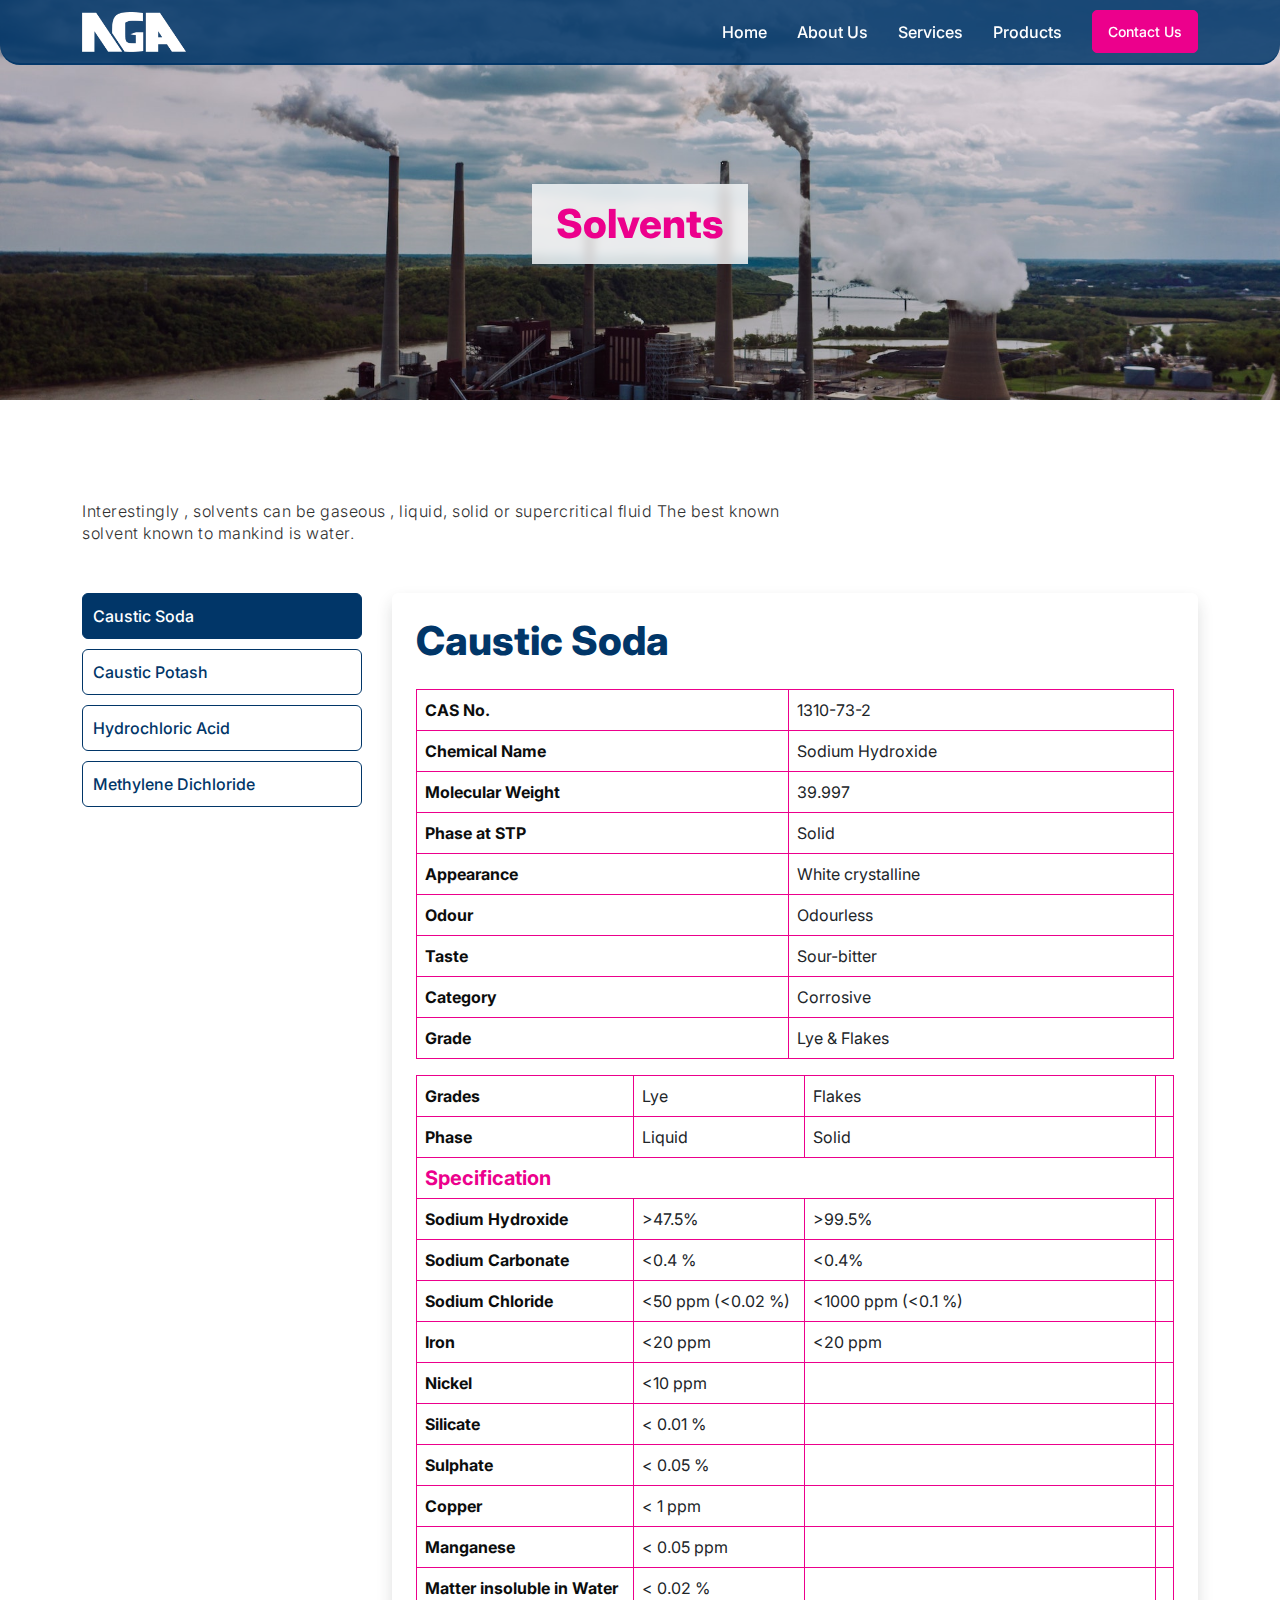
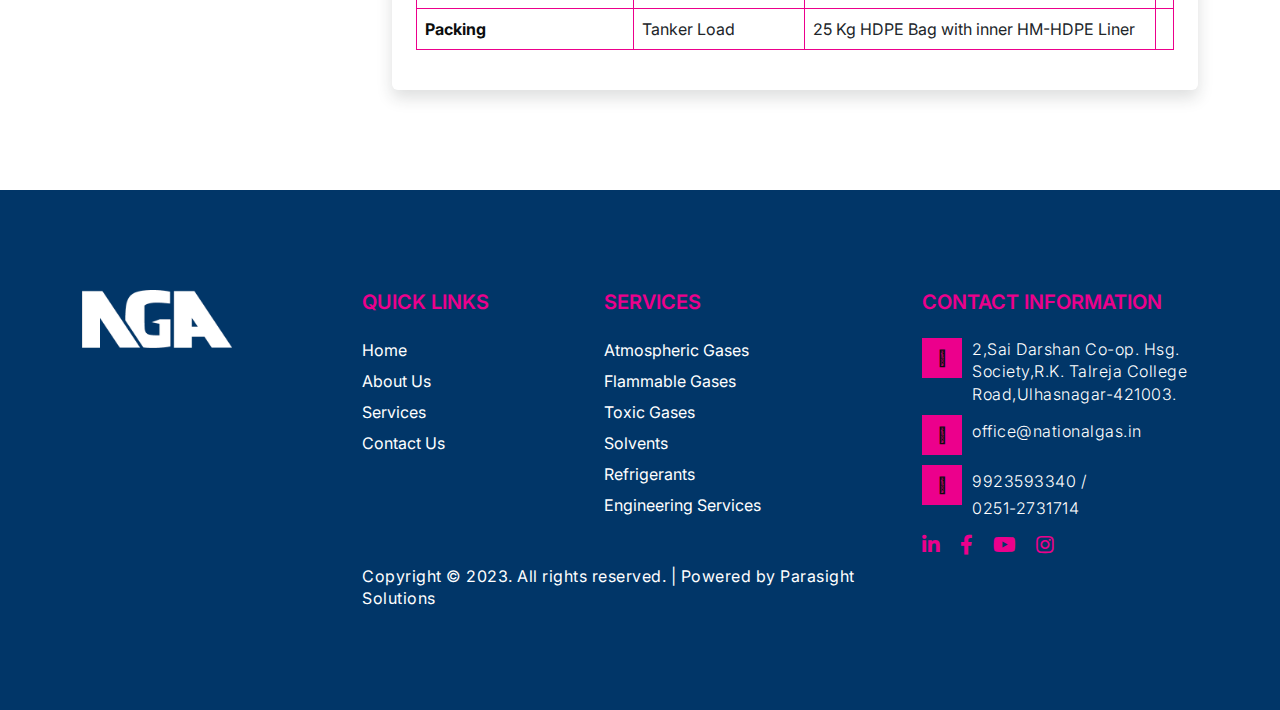
<file: solvents.html>
<!DOCTYPE html>
<html lang="en">
<head>
    <!-- Required meta tags -->
    <meta charset="utf-8" />
    <meta name="viewport" content="width=device-width, initial-scale=1" />
    <title>National Gas</title>
    <!-- Styles -->
    <link rel="stylesheet" href="https://pro.fontawesome.com/releases/v5.10.0/css/all.css" />
    <link rel="stylesheet" href="https://cdnjs.cloudflare.com/ajax/libs/animate.css/4.1.1/animate.min.css" />
    <link rel="stylesheet" href="https://unpkg.com/aos@2.3.1/dist/aos.css" />
    <link rel="stylesheet" href="./static/css/lightbox.min.css" />
    <link rel="stylesheet" href="./static/css/owl.theme.default.min.css" />
    <link rel="stylesheet" href="./static/css/owl.theme.green.min.css" />
    <link rel="stylesheet" href="./static/css/owl.carousel.min.css" />
    <link rel="stylesheet" href="./static/css/bootstrap.min.css" />
    <link rel="stylesheet" href="./static/css/style.css" />
</head>

<body>
    <!-- Header -->
    <header class="header" data-aos="fade-down" data-aos-delay="1500">
        <nav class="navbar navbar-expand-lg p-0 main-navbar">
            <div class="container">
                <a class="navbar-brand" href="./index.html">
                    <div class="image">
                        <img src="./static/images/logo.png" class="logo" alt="National Gas Logo" />
                        <img src="./static/images/logo-light.png" class="logo-alt" alt="National Gas Logo" />
                    </div>
                    <h1>National Gas</h1>
                </a>
                <button class="navbar-toggler" type="button" data-bs-toggle="collapse" data-bs-target="#navBar"
                    aria-controls="navBar" aria-expanded="false" aria-label="Toggle navigation">
                    <i class="fal fa-bars"></i>
                </button>
                <div class="collapse navbar-collapse" id="navBar">
                    <ul class="navbar-nav ms-auto mb-2 mb-lg-0">
                        <li class="nav-item">
                            <a class="nav-link" href="./index.html">Home</a>
                        </li>
                        <li class="nav-item">
                            <a class="nav-link" href="./about.html">About Us</a>
                        </li>
                        <li class="nav-item">
                            <a class="nav-link" href="./engineering.html">Services</a>
                        </li>
                        <li class="nav-item">
                            <a class="nav-link" href="./services.html">Products</a>
                        </li>
                        <li class="nav-item">
                            <a class="nav-link nav-btn" href="./contact.html">Contact Us</a>
                        </li>
                    </ul>
                </div>
            </div>
        </nav>
    </header>

    <!--contact us banner  section -->
    <section class="banner">
        <div class="container">
            <div class="d-flex flex-column align-items-center justify-content-center ">
                <div data-aos="zoom-in" data-aos-easing="ease-in-back" data-aos-delay="400" data-aos-offset="0">
                    <div class="box px-4 mt-5 py-3">
                        <h2 class="heading">Solvents</h2>
                    </div>
                </div>
            </div>
        </div>
    </section>

    <!--About Us section -->
    <section class="section atmospheric-gases">
        <div class="container">
            <div class="row">
                <div class="col-lg-8">
                    <p class="mb-5">
                        Interestingly , solvents can be gaseous , liquid, solid or supercritical fluid The best known
                        solvent known to mankind is water.
                    </p>
                </div>
            </div>
            <div class="d-flex align-items-start">
                <div class="nav flex-column nav-pills" id="zeroair" role="tablist">
                    <button class="nav-link active  " id="v-pills-1-tab" data-bs-toggle="pill"
                        data-bs-target="#v-pills-1" type="button" role="tab" aria-controls="v-pills-1"
                        aria-selected="false">
                        Caustic Soda
                    </button>
                    <button class="nav-link" id="v-pills-2-tab" data-bs-toggle="pill" data-bs-target="#v-pills-2"
                        type="button" role="tab" aria-controls="v-pills-2" aria-selected="false">
                        Caustic Potash
                    </button>
                    <button class="nav-link" id="v-pills-3-tab" data-bs-toggle="pill" data-bs-target="#v-pills-3"
                        type="button" role="tab" aria-controls="v-pills-3" aria-selected="false">
                        Hydrochloric Acid
                    </button>
                    <button class="nav-link " id="v-pills-4-tab" data-bs-toggle="pill" data-bs-target="#v-pills-4"
                        type="button" role="tab" aria-controls="v-pills-4" aria-selected="true">
                        Methylene Dichloride
                    </button>
                </div>
                <div class="tab-content" id="v-pills-tabContent">

                    <!-- TAB-->
                    <div class="tab-pane fade active show" id="v-pills-1" role="tabpanel"
                        aria-labelledby="v-pills-1-tab">
                        <div class="card w-100 h-100 border-0 shadow">
                            <div class="card-body p-4">
                                <h2 class="heading text-primary mb-4">Caustic Soda</h2>

                                <div class="table-responsive">
                                    <table class="table">
                                        <tr>
                                            <th>
                                                CAS No.
                                            </th>
                                            <td>
                                                1310-73-2
                                            </td>
                                        </tr>
                                        <tr>
                                            <th>
                                                Chemical Name
                                            </th>
                                            <td>
                                                Sodium Hydroxide
                                            </td>
                                        </tr>
                                        <tr>
                                            <th>
                                                Molecular Weight
                                            </th>
                                            <td>
                                                39.997
                                            </td>
                                        </tr>
                                        <tr>
                                            <th>
                                                Phase at STP
                                            </th>
                                            <td>
                                                Solid
                                            </td>
                                        </tr>
                                        <tr>
                                            <th>
                                                Appearance
                                            </th>
                                            <td>
                                                White crystalline
                                            </td>
                                        </tr>
                                        <tr>
                                            <th>
                                                Odour
                                            </th>
                                            <td>
                                                Odourless
                                            </td>
                                        </tr>
                                        <tr>
                                            <th>
                                                Taste
                                            </th>
                                            <td>
                                                Sour-bitter
                                            </td>
                                        </tr>
                                        <tr>
                                            <th>
                                                Category
                                            </th>
                                            <td>
                                                Corrosive
                                            </td>
                                        </tr>
                                        <tr>
                                            <th>
                                                Grade
                                            </th>
                                            <td>
                                                Lye &amp; Flakes
                                            </td>
                                        </tr>
                                    </table>
                                </div>
                                <div class="table-responsive">
                                    <table class="table">
                                        <tr>
                                            <th>
                                                Grades
                                            </th>
                                            <td>
                                                Lye
                                            </td>
                                            <td>
                                                Flakes
                                            </td>
                                            <td></td>
                                        </tr>
                                        <tr>
                                            <th>
                                                Phase
                                            </th>
                                            <td>
                                                Liquid
                                            </td>
                                            <td>
                                                Solid
                                            </td>
                                            <td></td>
                                        </tr>
                                        <tr>
                                            <th colspan="4">
                                                <h5>
                                                    Specification
                                                </h5>
                                            </th>
                                        </tr>
                                        <tr>
                                            <th>
                                                Sodium Hydroxide
                                            </th>
                                            <td>
                                                &gt;47.5%
                                            </td>
                                            <td>
                                                &gt;99.5%
                                            </td>
                                            <td></td>
                                        </tr>
                                        <tr>
                                            <th>
                                                Sodium Carbonate
                                            </th>
                                            <td>
                                                &lt;0.4 %
                                            </td>
                                            <td>
                                                &lt;0.4%
                                            </td>
                                            <td>

                                            </td>
                                        </tr>
                                        <tr>
                                            <th>
                                                Sodium Chloride
                                            </th>
                                            <td>
                                                &lt;50 ppm (&lt;0.02 %)
                                            </td>
                                            <td>
                                                &lt;1000 ppm (&lt;0.1 %)
                                            </td>
                                            <td></td>
                                        </tr>
                                        <tr>
                                            <th>
                                                Iron
                                            </th>
                                            <td>
                                                &lt;20 ppm
                                            </td>
                                            <td>
                                                &lt;20 ppm
                                            </td>
                                            <td>

                                            </td>
                                        </tr>
                                        <tr>
                                            <th>
                                                Nickel
                                            </th>
                                            <td>
                                                &lt;10 ppm
                                            </td>
                                            <td></td>
                                            <td></td>
                                        </tr>
                                        <tr>
                                            <th>
                                                Silicate
                                            </th>
                                            <td>
                                                &lt; 0.01 %
                                            </td>
                                            <td></td>
                                            <td></td>
                                        </tr>
                                        <tr>
                                            <th>
                                                Sulphate
                                            </th>
                                            <td>
                                                &lt; 0.05 %
                                            </td>
                                            <td></td>
                                            <td></td>
                                        </tr>
                                        <tr>
                                            <th>
                                                Copper
                                            </th>
                                            <td>
                                                &lt; 1 ppm
                                            </td>
                                            <td></td>
                                            <td></td>
                                        </tr>
                                        <tr>
                                            <th>
                                                Manganese
                                            </th>
                                            <td>
                                                &lt; 0.05 ppm
                                            </td>
                                            <td></td>
                                            <td></td>
                                        </tr>
                                        <tr>
                                            <th>
                                                Matter insoluble in Water
                                            </th>
                                            <td>
                                                &lt; 0.02 %
                                            </td>
                                            <td></td>
                                            <td></td>
                                        </tr>
                                        <tr>
                                            <th>
                                                Packing
                                            </th>
                                            <td>
                                                Tanker Load
                                            </td>
                                            <td>
                                                25 Kg HDPE Bag with inner HM-HDPE Liner
                                            </td>
                                            <td>
                                                <!-- 50 Kg HDPE Bag with inner HM-HDPE Liner -->

                                            </td>
                                        </tr>
                                    </table>
                                </div>
                            </div>
                        </div>
                    </div>
                    <!-- TAB-->

                    <!-- TAB -->
                    <div class="tab-pane fade" id="v-pills-2" role="tabpanel" aria-labelledby="v-pills-2-tab">
                        <div class="card w-100 h-100 border-0 shadow">
                            <div class="card-body p-4">
                                <h2 class="heading text-primary mb-4">Caustic Potash</h2>
                                <div class="table-responsive">
                                    <table class="table">
                                        <tbody>
                                            <tr>
                                                <th> CAS No. </th>
                                                <td> 1310-58-3 </td>
                                            </tr>
                                            <tr>
                                                <th> Chemical Name </th>
                                                <td> Potassium Hydroxide </td>
                                            </tr>
                                            <tr>
                                                <th> Molecular Weight </th>
                                                <td> 56.106 </td>
                                            </tr>
                                            <tr>
                                                <th> Phase at STP </th>
                                                <td> Solid </td>
                                            </tr>
                                            <tr>
                                                <th> Appearance </th>
                                                <td> White crystalline </td>
                                            </tr>
                                            <tr>
                                                <th> Odour </th>
                                                <td> Odourless </td>
                                            </tr>
                                            <tr>
                                                <th> Taste </th>
                                                <td> Sour-bitter </td>
                                            </tr>
                                            <tr>
                                                <th> Category </th>
                                                <td> Corrosive </td>
                                            </tr>
                                            <tr>
                                                <th> Grade </th>
                                                <td> Lye &amp; Flakes </td>
                                            </tr>
                                        </tbody>
                                    </table>
                                </div>
                                <div class="table-responsive">
                                    <table class="table">
                                        <tbody>
                                            <tr>
                                                <th> Grades </th>
                                                <td> Lye </td>
                                                <td> Flakes </td>
                                            </tr>
                                            <tr>
                                                <th> Phase </th>
                                                <td> Liquid </td>
                                                <td> Solid </td>
                                            </tr>
                                            <tr>

                                                <th colspan="4">
                                                    <h5> Specification </h5>
                                                </th>
                                            </tr>
                                            <tr>
                                                <th> Potassium Hydroxide </th>
                                                <td> &gt;47% </td>
                                                <td> &gt;87% </td>
                                            </tr>
                                            <tr>
                                                <th> Potassium Carbonate </th>
                                                <td> &lt;0.5 % </td>
                                                <td> &lt;1% </td>
                                            </tr>
                                            <tr>
                                                <th> Potassium Chloride </th>
                                                <td> &lt;150 ppm </td>
                                                <td> &lt;300 ppm </td>
                                            </tr>
                                            <tr>
                                                <th> Iron </th>
                                                <td> &lt;20 ppm </td>
                                                <td> &lt;20 ppm </td>
                                            </tr>
                                            <tr>
                                                <th> Packing </th>
                                                <td> Tanker Load </td>
                                                <td>
                                                    <span class="d-flex gap-2 flex-column">
                                                        <span>
                                                            25 Kg HDPE Bag with inner HM-HDPE Liner
                                                        </span>
                                                        <span>
                                                            50 Kg HDPE Bag with inner HM-HDPE Liner
                                                        </span>
                                                    </span>
                                                </td>


                                            </tr>
                                        </tbody>
                                    </table>
                                </div>
                            </div>
                        </div>
                    </div>
                    <!-- TAB -->

                    <!-- TAB -->
                    <div class="tab-pane fade" id="v-pills-3" role="tabpanel" aria-labelledby="v-pills-3-tab">
                        <div class="card w-100 h-100 border-0 shadow">
                            <div class="card-body p-4">
                                <h2 class="heading text-primary mb-4">Hydrochloric Acid</h2>
                                <div class="table-responsive">
                                    <table class="table">
                                        <tbody>
                                            <tr>
                                                <th> CAS No. </th>
                                                <td> 7647-01-0 </td>
                                            </tr>
                                            <tr>
                                                <th> Molecular Weight </th>
                                                <td> 36.46 </td>
                                            </tr>
                                            <tr>
                                                <th> Phase at STP </th>
                                                <td> Gas </td>
                                            </tr>
                                            <tr>
                                                <th> Appearance </th>
                                                <td> Colourless </td>
                                            </tr>
                                            <tr>
                                                <th> Odour </th>
                                                <td> Pungent </td>
                                            </tr>
                                            <tr>
                                                <th> Taste </th>
                                                <td> Faintly Bitter </td>
                                            </tr>
                                            <tr>
                                                <th> Category </th>
                                                <td> Corrosive </td>
                                            </tr>
                                            <tr>
                                                <th> Grade </th>
                                                <td> Liquid </td>
                                            </tr>
                                        </tbody>
                                    </table>
                                </div>



                                <!-- hydrochloric acid 2 -->
                                <div class="table-responsive">
                                    <table class="table">
                                        <tbody>
                                            <tr>
                                                <th>
                                                    Phase
                                                </th>
                                                <td>
                                                    Liquid
                                                </td>
                                            </tr>
                                            <tr>
                                                <th>
                                                    Specification
                                                </th>
                                                <td>

                                                </td>
                                            </tr>
                                            <tr>
                                                <th>
                                                    Hydrochloric Acid
                                                </th>
                                                <td>
                                                    &gt;30 %
                                                </td>
                                            </tr>
                                            <tr>
                                                <th>
                                                    Free Chlorine
                                                </th>
                                                <td>
                                                    &lt;10 ppm
                                                </td>
                                            </tr>
                                            <tr>
                                                <th>
                                                    Iron
                                                </th>
                                                <td>
                                                    &lt;5 ppm
                                                </td>
                                            </tr>
                                            <tr>
                                                <th>
                                                    Packing
                                                </th>
                                                <td>
                                                    Tanker Load
                                                </td>
                                            </tr>
                                        </tbody>
                                    </table>
                                </div>
                            </div>
                        </div>
                    </div>
                    <!-- TAB -->

                    <!-- TAB -->
                    <div class="tab-pane fade" id="v-pills-4" role="tabpanel" aria-labelledby="v-pills-3-tab">
                        <div class="card w-100 h-100 border-0 shadow">
                            <div class="card-body p-4">
                                <h2 class="heading text-primary mb-4">Methyldene Dichloride </h2>

                                <!-- methyldene dichloride -->
                                <div class="table-responsive">
                                    <table class="table">
                                        <tbody>
                                            <tr>
                                                <th>
                                                    CAS No.
                                                </th>
                                                <td>
                                                    75-09-2
                                                </td>
                                            </tr>
                                            <tr>
                                                <th>
                                                    Chemical Name
                                                </th>
                                                <td>
                                                    Dichloromethane
                                                </td>
                                            </tr>
                                            <tr>
                                                <th>
                                                    Molecular Weight
                                                </th>
                                                <td>
                                                    84.93
                                                </td>
                                            </tr>
                                            <tr>
                                                <th>
                                                    Phase at STP
                                                </th>
                                                <td>
                                                    Liquid
                                                </td>
                                            </tr>
                                            <tr>
                                                <th>
                                                    Appearance
                                                </th>
                                                <td>
                                                    Colourless
                                                </td>
                                            </tr>
                                            <tr>
                                                <th>
                                                    Odour
                                                </th>
                                                <td>
                                                    Chloroform-like
                                                </td>
                                            </tr>
                                            <tr>
                                                <th>
                                                    Taste
                                                </th>
                                                <td>
                                                    Taste
                                                </td>
                                            </tr>
                                            <tr>
                                                <th>
                                                    Category
                                                </th>
                                                <td>
                                                    Health Hazard
                                                </td>
                                            </tr>
                                        </tbody>
                                    </table>
                                </div>


                                <!-- mythyle dichloride 2 -->
                                <div class="table-responsive">
                                    <table class="table">
                                        <tbody>
                                            <tr>
                                                <th>
                                                    Phase
                                                </th>
                                                <td>
                                                    Liquid
                                                </td>
                                            </tr>
                                            <tr>
                                                <th>
                                                    Specification
                                                </th>
                                                <td>
                                                </td>
                                            </tr>
                                            <tr>
                                                <th>
                                                    Methylene dichloride
                                                </th>
                                                <td>
                                                    99.95%
                                                </td>
                                            </tr>
                                            <tr>
                                                <th>
                                                    Moisture
                                                </th>
                                                <td>
                                                    &lt;100 ppm
                                                </td>
                                            </tr>
                                            <tr>
                                                <th>
                                                    Non-Volatile Residue
                                                </th>
                                                <td>
                                                    &lt;20 ppm
                                                </td>
                                            </tr>
                                            <tr>
                                                <th>
                                                    Chloroform
                                                </th>
                                                <td>
                                                    &lt;50 ppm
                                                </td>
                                            </tr>
                                            <tr>
                                                <th>
                                                    Carbon Tetrachloride
                                                </th>
                                                <td>
                                                    &lt;50 ppm
                                                </td>
                                            </tr>
                                            <tr>
                                                <th>
                                                    Hydrochloric Acid
                                                </th>
                                                <td>
                                                    &lt;1 ppm
                                                </td>
                                            </tr>
                                            <tr>
                                                <th>
                                                    Free Chlorine
                                                </th>
                                                <td>
                                                    &lt;1 ppm
                                                </td>
                                            </tr>
                                            <tr>
                                                <th>
                                                    Packing
                                                </th>
                                                <td>
                                                    Tanker Load
                                                </td>
                                            </tr>
                                        </tbody>
                                    </table>
                                </div>
                            </div>
                        </div>
                    </div>
                </div>
            </div>
        </div>
    </section>





    <!-- Footer -->
    <footer class="section footer bg-primary">
        <div class="container container-1300">
            <div class="row gx-1 gy-5">
                <div class="col-lg-3">
                    <img src="./static/images/logo-light.png" class="logo" alt="" />
                    <!-- <h2>National Gas</h2> -->
                </div>
                <div class="col-lg-6">
                    <div class="row">
                        <div class="col-md-5">
                            <h5 class="mb-4">Quick Links</h5>
                            <ul class="mb-5">
                                <li>
                                    <a href="./index.html">Home</a>
                                </li>
                                <li>
                                    <a href="./about.html">About Us</a>
                                </li>
                                <li>
                                    <a href="./services.html">Services</a>
                                </li>
                                <li>
                                </li>
                                <li>
                                    <a href="./contact.html">Contact Us</a>
                                </li>
                            </ul>
                        </div>
                        <div class="col-md-7">
                            <h5 class="mb-4">Services</h5>
                            <ul class="mb-5">
                                <li>
                                    <a href="./atmospheric.html">Atmospheric Gases</a>
                                </li>
                                <li>
                                    <a href="./flammable.html">Flammable Gases</a>
                                </li>
                                <li>
                                    <a href="./toxic.html">Toxic Gases</a>
                                </li>
                                <li>
                                    <a href="./solvents.html">Solvents</a>
                                </li>
                                <li>
                                    <a href="./refrigerants.html">Refrigerants</a>
                                </li>
                                <li>
                                    <a href="./engineering.html">Engineering Services</a>
                                </li>
                            </ul>
                        </div>
                    </div>
                    <p>
                        <b>
                            Copyright &copy; 2023. All rights reserved. | Powered by
                            <a href="https://parasightsolutions.com/" target="_blank">Parasight Solutions</a></b>
                    </p>
                </div>
                <div class="col-lg-3">
                    <h5 class="mb-4">Contact Information</h5>
                    <div class="info">
                        <i class="fal fa-map"></i>
                        <p>
                            2,Sai Darshan Co-op. Hsg. Society,R.K. Talreja College
                            Road,Ulhasnagar-421003.
                        </p>
                    </div>
                    <div class="info">
                        <i class="fal fa-envelope"></i>
                        <p>
                            <a href="mailto:office@nationalgas.in">office@nationalgas.in</a>
                        </p>
                    </div>
                    <div class="info">
                        <i class="fal fa-phone-alt"></i>
                        <p>
                            <a href="tel:9923593340">9923593340</a> /
                            <a href="tel:0251-2731714">0251-2731714</a>
                        </p>
                    </div>
                    <div class="social">
                        <a href="#" target="_blank">
                            <i class="fab fa-linkedin-in"></i>
                        </a>
                        <a href="#" target="_blank">
                            <i class="fab fa-facebook-f"></i>
                        </a>
                        <a href="#" target="_blank">
                            <i class="fab fa-youtube"></i>
                        </a>
                        <a href="#" target="_blank">
                            <i class="fab fa-instagram"></i>
                        </a>
                    </div>
                </div>
            </div>
        </div>
    </footer>

    <!-- Scripts -->
    <script src="https://code.jquery.com/jquery-3.6.0.min.js"></script>
    <script src="https://unpkg.com/aos@2.3.1/dist/aos.js"></script>
    <script src="./static/js/lightbox-plus-jquery.min.js"></script>
    <script src="./static/js/lightbox.min.js"></script>
    <script src="./static/js/owl.carousel.min.js"></script>
    <script src="./static/js/bootstrap.bundle.min.js"></script>
    <script src="./static/js/app.js"></script>
</body>
</html>
</file>
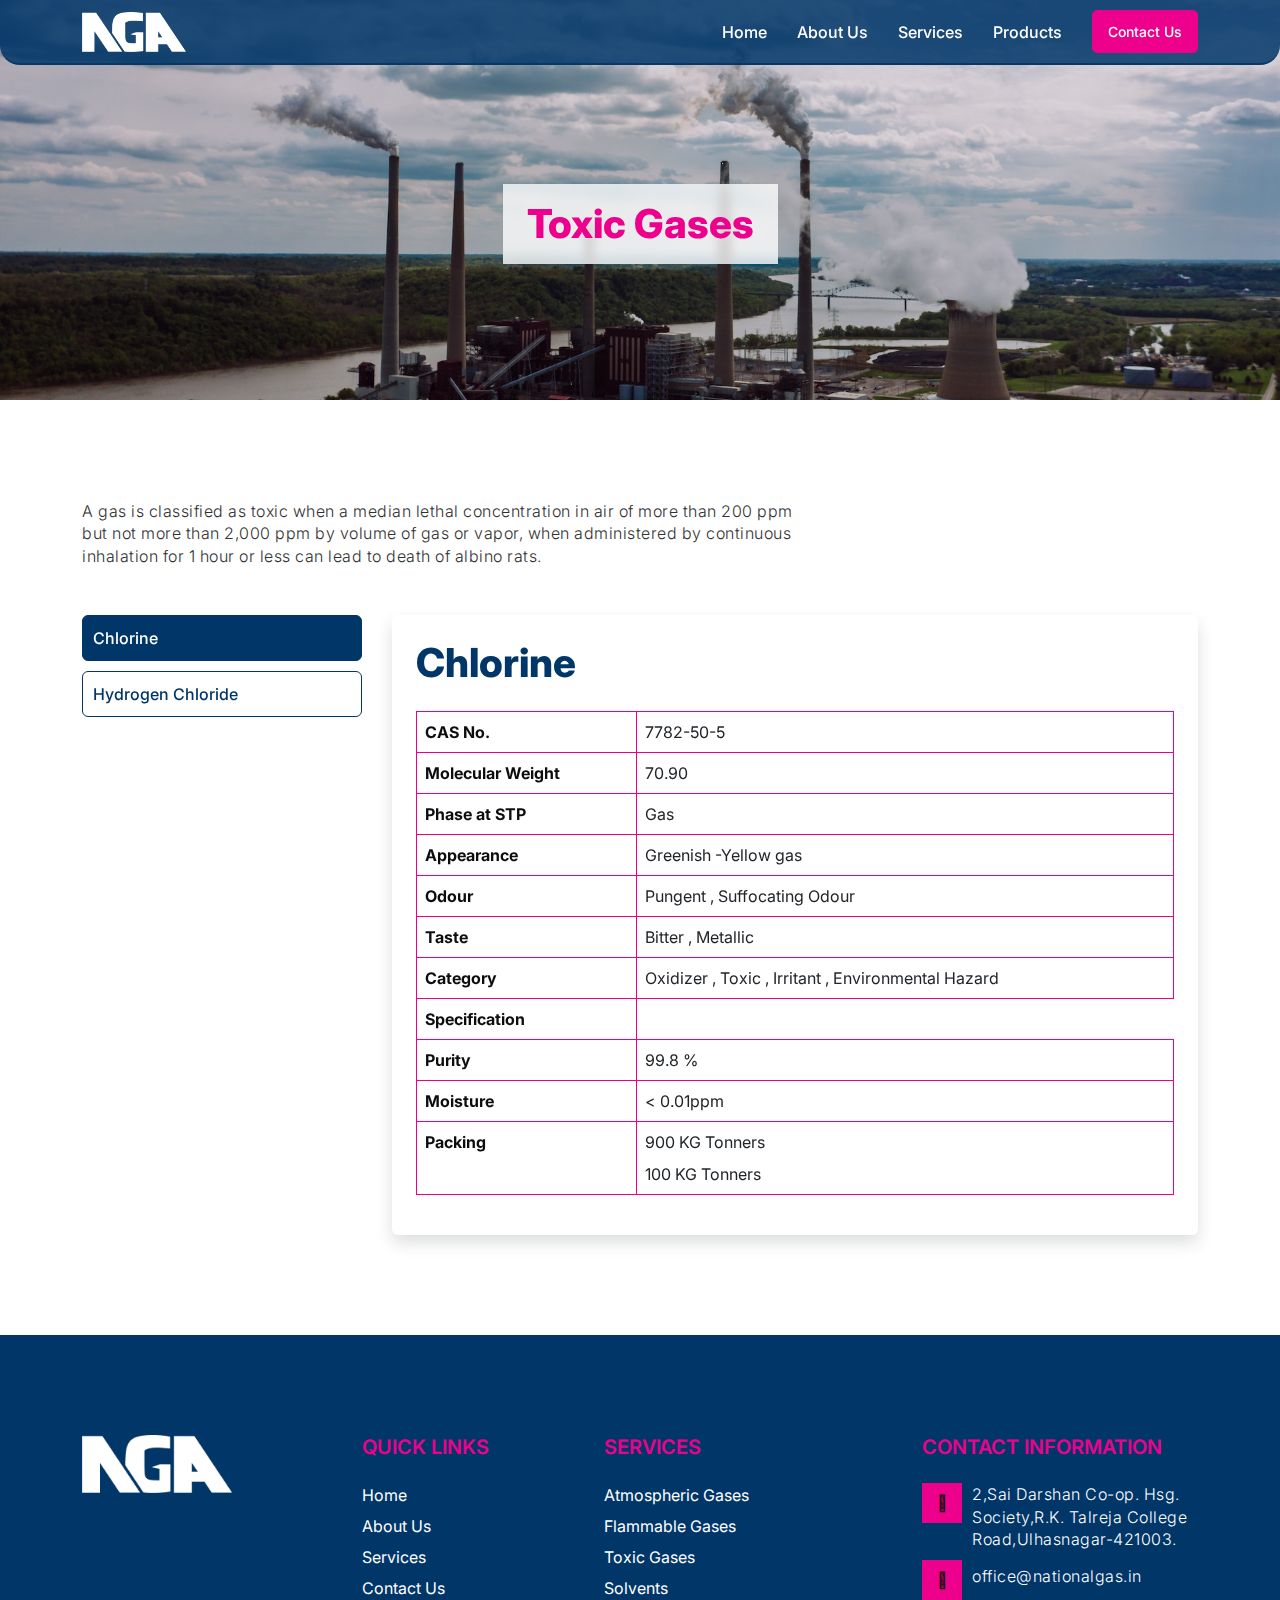
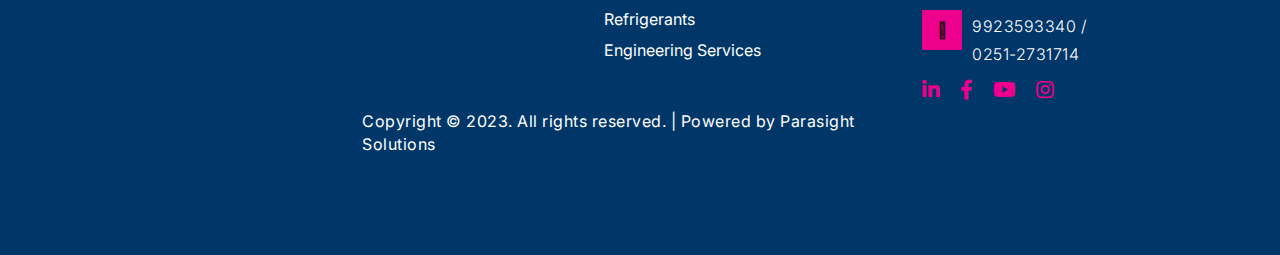
<file: toxic.html>
<!DOCTYPE html>
<html lang="en">
<head>
    <!-- Required meta tags -->
    <meta charset="utf-8" />
    <meta name="viewport" content="width=device-width, initial-scale=1" />
    <title>National Gas</title>
    <!-- Styles -->
    <link rel="stylesheet" href="https://pro.fontawesome.com/releases/v5.10.0/css/all.css" />
    <link rel="stylesheet" href="https://cdnjs.cloudflare.com/ajax/libs/animate.css/4.1.1/animate.min.css" />
    <link rel="stylesheet" href="https://unpkg.com/aos@2.3.1/dist/aos.css" />
    <link rel="stylesheet" href="./static/css/lightbox.min.css" />
    <link rel="stylesheet" href="./static/css/owl.theme.default.min.css" />
    <link rel="stylesheet" href="./static/css/owl.theme.green.min.css" />
    <link rel="stylesheet" href="./static/css/owl.carousel.min.css" />
    <link rel="stylesheet" href="./static/css/bootstrap.min.css" />
    <link rel="stylesheet" href="./static/css/style.css" />
</head>

<body>
    <!-- Header -->
    <header class="header" data-aos="fade-down" data-aos-delay="1500">
        <nav class="navbar navbar-expand-lg p-0 main-navbar">
            <div class="container">
                <a class="navbar-brand" href="./index.html">
                    <div class="image">
                        <img src="./static/images/logo.png" class="logo" alt="National Gas Logo" />
                        <img src="./static/images/logo-light.png" class="logo-alt" alt="National Gas Logo" />
                    </div>
                    <h1>National Gas</h1>
                </a>
                <button class="navbar-toggler" type="button" data-bs-toggle="collapse" data-bs-target="#navBar"
                    aria-controls="navBar" aria-expanded="false" aria-label="Toggle navigation">
                    <i class="fal fa-bars"></i>
                </button>
                <div class="collapse navbar-collapse" id="navBar">
                    <ul class="navbar-nav ms-auto mb-2 mb-lg-0">
                        <li class="nav-item">
                            <a class="nav-link" href="./index.html">Home</a>
                        </li>
                        <li class="nav-item">
                            <a class="nav-link" href="./about.html">About Us</a>
                        </li>
                        <li class="nav-item">
                            <a class="nav-link" href="./engineering.html">Services</a>
                        </li>
                        <li class="nav-item">
                            <a class="nav-link" href="./services.html">Products</a>
                        </li>
                        <li class="nav-item">
                            <a class="nav-link nav-btn" href="./contact.html">Contact Us</a>
                        </li>
                    </ul>
                </div>
            </div>
        </nav>
    </header>

    <!--contact us banner  section -->
    <section class="banner">
        <div class="container">
            <div class="d-flex flex-column align-items-center justify-content-center">
                <div data-aos="zoom-in" data-aos-easing="ease-in-back" data-aos-delay="400" data-aos-offset="0">
                    <div class="box px-4 mt-5 py-3">
                        <h2 class="heading">Toxic Gases</h2>
                    </div>
                </div>
            </div>
        </div>
    </section>

    <!--About Us section -->
    <section class="section atmospheric-gases">
        <div class="container">
            <div class="row">
                <div class="col-lg-8">
                    <p class="mb-5">
                        A gas is classified as toxic when a median lethal concentration in
                        air of more than 200 ppm but not more than 2,000 ppm by volume of
                        gas or vapor, when administered by continuous inhalation for 1
                        hour or less can lead to death of albino rats.
                    </p>
                </div>
            </div>
            <div class="d-flex align-items-start position-sticky top-0">
                <div class="nav flex-column nav-pills" id="" role="tablist">
                    <button class="nav-link active" id="v-pills-1-tab" data-bs-toggle="pill" data-bs-target="#v-pills-1"
                        type="button" role="tab" aria-controls="v-pills-1" aria-selected="false">
                        Chlorine
                    </button>
                    <button class="nav-link" id="v-pills-2-tab" data-bs-toggle="pill" data-bs-target="#v-pills-2"
                        type="button" role="tab" aria-controls="v-pills-1" aria-selected="false">
                        Hydrogen Chloride
                    </button>
                </div>
                <div class="tab-content" id="v-pills-tabContent">
                    <!-- TAB-->
                    <div class="tab-pane fade active show" id="v-pills-1" role="tabpanel"
                        aria-labelledby="v-pills-1-tab">
                        <div class="card w-100 h-100 border-0 shadow">
                            <div class="card-body p-4">
                                <h2 class="heading text-primary mb-4">Chlorine</h2>
                                <div class="table-responsive">
                                    <table class="table">
                                        <tr>
                                            <th>CAS No.</th>
                                            <td>7782-50-5</td>
                                        </tr>
                                        <tr>
                                            <th>Molecular Weight</th>
                                            <td>70.90</td>
                                        </tr>
                                        <tr>
                                            <th>Phase at STP</th>
                                            <td>Gas</td>
                                        </tr>
                                        <tr>
                                            <th>Appearance</th>
                                            <td>
                                                Greenish -Yellow gas
                                            </td>
                                        </tr>
                                        <tr>
                                            <th>Odour</th>
                                            <td>
                                                Pungent , Suffocating Odour
                                            </td>
                                        </tr>
                                        <tr>
                                            <th>Taste</th>
                                            <td>
                                                Bitter , Metallic
                                            </td>
                                        </tr>
                                        <tr>
                                            <th>Category</th>
                                            <td>
                                                Oxidizer , Toxic , Irritant , Environmental Hazard
                                            </td>
                                        </tr>
                                        <tr>
                                            <th>Specification</th>
                                        </tr>
                                        <tr>
                                            <th>Purity</th>
                                            <td>
                                                99.8 %
                                            </td>
                                        </tr>
                                        <tr>
                                            <th>Moisture</th>
                                            <td>
                                                < 0.01ppm </td>
                                        </tr>
                                        <tr>
                                            <th>Packing</th>
                                            <td>
                                                <span class="d-flex flex-column gap-2">
                                                    <span>900 KG Tonners</span>
                                                    <span>100 KG Tonners</span>
                                                </span>
                                            </td>
                                        </tr>
                                    </table>
                                </div>
                            </div>
                        </div>
                    </div>
                    <!-- TAB-->

                    <!-- TAB -->
                    <div class="tab-pane fade" id="v-pills-2" role="tabpanel" aria-labelledby="v-pills-2-tab">
                        <div class="card w-100 h-100 border-0 shadow">
                            <div class="card-body">
                                <h2 class="heading text-primary mb-4">Hydrogen Chloride</h2>
                                <div class="table-responsive">
                                    <table class="table">
                                        <tbody>
                                            <tr>
                                                <th>CAS No.</th>
                                                <td>7646-01-0</td>
                                            </tr>
                                            <tr>
                                                <th>Molecular Weight</th>
                                                <td>36.46</td>
                                            </tr>
                                            <tr>
                                                <th>Phase at STP</th>
                                                <td>Gas</td>
                                            </tr>
                                            <tr>
                                                <th>Appearance</th>
                                                <td>Slightly yellow</td>
                                            </tr>
                                            <tr>
                                                <th>Odour</th>
                                                <td>Sharp irritating odour</td>
                                            </tr>
                                            <tr>
                                                <th>Taste</th>
                                                <td>Faintly bitter</td>
                                            </tr>
                                            <tr>
                                                <th>Category</th>
                                                <td>Toxic, Corrosive</td>
                                            </tr>
                                            <tr>
                                                <th>Grade</th>
                                                <td>Special</td>
                                            </tr>
                                            <tr>
                                                <th>Packing</th>
                                                <td>
                                                    Compressed Gas Cylinders &amp; Manifold Coupled
                                                    Pallets
                                                </td>
                                            </tr>
                                        </tbody>
                                    </table>
                                </div>
                                <div class="table-responsive">
                                    <table class="table">
                                        <tbody>
                                            <tr>
                                                <th>Grades</th>
                                                <td>Special</td>
                                            </tr>
                                            <tr>
                                                <th>Phase</th>
                                                <td>Gas</td>
                                            </tr>
                                            <tr>
                                                <th>Specification</th>
                                            </tr>
                                            <tr>
                                                <th>Purity</th>
                                                <td>99.7%</td>
                                            </tr>
                                            <tr>
                                                <th>Moisture</th>
                                                <td>&lt;10 ppm</td>
                                            </tr>
                                            <tr>
                                                <th>Chlorinated > Hydrocarbons</th>
                                                <td>&lt;500 ppm</td>
                                            </tr>
                                            <tr>
                                                <th>Chlorine</th>
                                                <td>&lt;100 ppm</td>
                                            </tr>
                                            <tr>
                                                <th>Other Impurities</th>
                                                <td>&lt;2400 ppm</td>
                                            </tr>
                                            <tr>
                                                <th>Packing</th>
                                                <td>Compressed Gas Cylinders</td>
                                            </tr>
                                            <tr>
                                                <th></th>
                                                <td>Manifold Coupled Pallet</td>
                                            </tr>
                                        </tbody>
                                    </table>
                                </div>
                            </div>
                        </div>
                    </div>
                </div>
            </div>
        </div>
    </section>

    <!-- Footer -->
    <footer class="section footer bg-primary">
        <div class="container container-1300">
            <div class="row gx-1 gy-5">
                <div class="col-lg-3">
                    <img src="./static/images/logo-light.png" class="logo" alt="" />
                    <!-- <h2>National Gas</h2> -->
                </div>
                <div class="col-lg-6">
                    <div class="row">
                        <div class="col-md-5">
                            <h5 class="mb-4">Quick Links</h5>
                            <ul class="mb-5">
                                <li>
                                    <a href="./index.html">Home</a>
                                </li>
                                <li>
                                    <a href="./about.html">About Us</a>
                                </li>
                                <li>
                                    <a href="./services.html">Services</a>
                                </li>
                                <li>
                                </li>
                                <li>
                                    <a href="./contact.html">Contact Us</a>
                                </li>
                            </ul>
                        </div>
                        <div class="col-md-7">
                            <h5 class="mb-4">Services</h5>
                            <ul class="mb-5">
                                <li>
                                    <a href="./atmospheric.html">Atmospheric Gases</a>
                                </li>
                                <li>
                                    <a href="./flammable.html">Flammable Gases</a>
                                </li>
                                <li>
                                    <a href="./toxic.html">Toxic Gases</a>
                                </li>
                                <li>
                                    <a href="./solvents.html">Solvents</a>
                                </li>
                                <li>
                                    <a href="./refrigerants.html">Refrigerants</a>
                                </li>
                                <li>
                                    <a href="./engineering.html">Engineering Services</a>
                                </li>
                            </ul>
                        </div>
                    </div>
                    <p>
                        <b>
                            Copyright &copy; 2023. All rights reserved. | Powered by
                            <a href="https://parasightsolutions.com/" target="_blank">Parasight Solutions</a></b>
                    </p>
                </div>
                <div class="col-lg-3">
                    <h5 class="mb-4">Contact Information</h5>
                    <div class="info">
                        <i class="fal fa-map"></i>
                        <p>
                            2,Sai Darshan Co-op. Hsg. Society,R.K. Talreja College
                            Road,Ulhasnagar-421003.
                        </p>
                    </div>
                    <div class="info">
                        <i class="fal fa-envelope"></i>
                        <p>
                            <a href="mailto:office@nationalgas.in">office@nationalgas.in</a>
                        </p>
                    </div>
                    <div class="info">
                        <i class="fal fa-phone-alt"></i>
                        <p>
                            <a href="tel:9923593340">9923593340</a> /
                            <a href="tel:0251-2731714">0251-2731714</a>
                        </p>
                    </div>
                    <div class="social">
                        <a href="#" target="_blank">
                            <i class="fab fa-linkedin-in"></i>
                        </a>
                        <a href="#" target="_blank">
                            <i class="fab fa-facebook-f"></i>
                        </a>
                        <a href="#" target="_blank">
                            <i class="fab fa-youtube"></i>
                        </a>
                        <a href="#" target="_blank">
                            <i class="fab fa-instagram"></i>
                        </a>
                    </div>
                </div>
            </div>
        </div>
    </footer>

    <!-- Scripts -->
    <script src="https://code.jquery.com/jquery-3.6.0.min.js"></script>
    <script src="https://unpkg.com/aos@2.3.1/dist/aos.js"></script>
    <script src="./static/js/lightbox-plus-jquery.min.js"></script>
    <script src="./static/js/lightbox.min.js"></script>
    <script src="./static/js/owl.carousel.min.js"></script>
    <script src="./static/js/bootstrap.bundle.min.js"></script>
    <script src="./static/js/app.js"></script>
</body>
</html>
</file>
<file: static/css/style.css>
@import "./variables.css";

/* .Header */
.header {
  padding: 10px 0;
  position: fixed;
  top: 0;
  left: 0;
  width: 100%;
  border: 0;
  z-index: 9;
  transition: 0.5s ease all;
  border-radius: 0 0 20px 20px;
  background: #013668d9 !important;
  border-bottom: 2px solid #013668d9;
}

.header.sticky {
  padding: 5px 0;
  background: var(--light) !important;
  border-bottom: 2px solid #f5f5f5;
}

.header nav.main-navbar .navbar-brand {
  display: flex;
  align-items: center;
  justify-content: flex-start;
  flex-direction: column;
  gap: 10px;
  padding: 0;
}

.header nav.main-navbar .navbar-brand .image {
  width: 160px;
  height: 40px;
  position: relative;
  transition: 0.5s ease all;
}

.header nav.main-navbar .navbar-brand .image img {
  position: absolute;
  top: 0;
  left: 0;
  width: auto;
  height: 100%;
  transition: 0.5s ease all;
}

.header nav.main-navbar .navbar-brand .image img.logo {
  opacity: 0;
}

.header nav.main-navbar .navbar-brand .image img.logo-alt {
  opacity: 1;
}

.header.sticky nav.main-navbar .navbar-brand .image {
  width: 150px;
  height: 30px;
}

.header.sticky nav.main-navbar .navbar-brand .image img.logo {
  opacity: 1;
}

.header.sticky nav.main-navbar .navbar-brand .image img.logo-alt {
  opacity: 0;
}

.header nav.main-navbar .navbar-brand h1 {
  font-size: 16px;
  font-weight: 700;
  transition: 0.5s ease all;
  color: var(--light);
  display: none;
}

.header.sticky nav.main-navbar .navbar-brand h1 {
  font-size: 14px;
  color: var(--secondary);
}

.header nav.main-navbar .navbar-nav {
  gap: 30px;
  align-items: center;
}

.header nav.main-navbar .navbar-nav .nav-link {
  font-size: 16px;
  font-weight: 500;
  /* text-transform: uppercase; */
  transition: 0.5s ease all;
  padding: 0;
  color: var(--light);
}

.header.sticky nav.main-navbar .navbar-nav .nav-link {
  color: var(--dark);
}

.header nav.main-navbar .navbar-nav .nav-link:hover,
.header nav.main-navbar .navbar-nav .nav-link:focus {
  color: var(--secondary);
}

.header.sticky nav.main-navbar .navbar-nav .nav-link:hover,
.header.sticky nav.main-navbar .navbar-nav .nav-link:focus {
  color: var(--primary);
}

.header nav.main-navbar .navbar-nav .nav-link.nav-btn {
  padding: 10px 15px;
  border: 1px solid var(--secondary);
  background: var(--secondary);
  border-radius: 5px;
  color: var(--light);
  transition: 0.5s ease all;
  font-size: 14px;
}

.header nav.main-navbar .navbar-nav .nav-link.nav-btn:hover {
  background: var(--secondary);
  color: var(--light);
}

/* Hero Section */
.hero {
  position: sticky;
  top: 0;
  min-height: 100vh;
  max-height: 500px;
  overflow: hidden;
}

.hero .hero-carousel {
  position: absolute;
  height: 100%;
  width: 100%;
  animation: rotateHue infinite 20s linear;
  animation-delay: 0.625s;
}

@keyframes rotateHue {
  0% {
    filter: rotate(0deg);
  }

  20% {
    filter: rotate(0deg);
  }

  25% {
    filter: rotate(90deg);
  }

  45% {
    filter: rotate(90deg);
  }

  50% {
    filter: rotate(180deg);
  }

  70% {
    filter: rotate(180deg);
  }

  75% {
    filter: rotate(270deg);
  }

  95% {
    filter: rotate(270deg);
  }

  100% {
    filter: rotate(360deg);
  }
}

.hero .hero-carousel .hero-carousel__shutters {
  position: absolute;
  height: 150vmax;
  width: 150vmax;
  left: calc(50% - 75vmax);
  top: calc(50% - 75vmax);
  pointer-events: none;
  z-index: 2;
  animation: rotateFrame 10s linear infinite;
}

@keyframes rotateFrame {
  0% {
    transform: rotate(0deg);
  }

  100% {
    transform: rotate(180deg);
  }
}

.hero .hero-carousel .hero-carousel__shutters:before,
.hero .hero-carousel .hero-carousel__shutters:after {
  content: "";
  position: absolute;
  height: 100%;
  width: 100%;
  left: 50%;
  transform: translate3d(-50%, 0, 0);
  /* background-color: #013668cf;
  backdrop-filter: blur(20px); */
  background-color: var(--light);
  pointer-events: auto;
}

.hero .hero-carousel .hero-carousel__shutters:before {
  bottom: 50%;
  animation: openTop 5s infinite;
}

@keyframes openTop {
  0% {
    transform: translate3d(-50%, 0, 0);
    animation-timing-function: cubic-bezier(0.8, 0, 0.1, 1);
  }

  40% {
    transform: translate3d(-50%, -65vmax, 0);
    animation-timing-functon: cubic-bezier(0.6, 0.04, 0.98, 0.335);
  }

  70% {
    transform: translate3d(-50%, -65vmax, 0);
    animation-timing-functon: cubic-bezier(0.6, 0.04, 0.98, 0.335);
  }

  100% {
    transform: translate3d(-50%, 0, 0);
    animation-timing-function: cubic-bezier(0.6, 0.04, 0.98, 0.335);
  }
}

.hero .hero-carousel .hero-carousel__shutters:after {
  top: 50%;
  animation: openBottom 5s infinite;
}

@keyframes openBottom {
  0% {
    transform: translate3d(-50%, 0, 0);
    animation-timing-function: cubic-bezier(0.8, 0, 0.1, 1);
  }

  40% {
    transform: translate3d(-50%, 65vmax, 0);
    animation-timing-functon: cubic-bezier(0.6, 0.04, 0.98, 0.335);
  }

  70% {
    transform: translate3d(-50%, 65vmax, 0);
    animation-timing-functon: cubic-bezier(0.6, 0.04, 0.98, 0.335);
  }

  100% {
    transform: translate3d(-50%, 0, 0);
    animation-timing-function: cubic-bezier(0.6, 0.04, 0.98, 0.335);
  }
}

.hero .hero-carousel .hero-carousel__slides {
  position: absolute;
  height: 100%;
  width: 100%;
  top: 0;
  left: 0;
  background-color: var(--primary);
}

.hero .hero-carousel .hero-carousel__slide {
  position: absolute;
  height: 100%;
  width: 100%;
  opacity: 0;
  animation: showHideSlide infinite 20s steps(1);
}

@keyframes showHideSlide {
  0% {
    opacity: 1;
    pointer-events: auto;
    z-index: 1;
  }

  25% {
    opacity: 0;
    pointer-events: none;
    z-index: -1;
  }

  100% {
    opacity: 0;
    pointer-events: none;
    z-index: -1;
  }
}

.hero .hero-carousel .hero-carousel__slide:nth-child(1) {
  animation-delay: 0s;
}

.hero .hero-carousel .hero-carousel__slide:nth-child(1) .hero-carousel__slideBg {
  background-image: url(../images/banner/01.jpg);
}

.hero .hero-carousel .hero-carousel__slide:nth-child(2) {
  animation-delay: 5s;
}

.hero .hero-carousel .hero-carousel__slide:nth-child(2) .hero-carousel__slideBg {
  background-image: url(../images/banner/02.jpg);
}

.hero .hero-carousel .hero-carousel__slide:nth-child(3) {
  animation-delay: 10s;
}

.hero .hero-carousel .hero-carousel__slide:nth-child(3) .hero-carousel__slideBg {
  background-image: url(../images/banner/03.jpg);
}

.hero .hero-carousel .hero-carousel__slide:nth-child(4) {
  animation-delay: 15s;
}

.hero .hero-carousel .hero-carousel__slide:nth-child(4) .hero-carousel__slideBg {
  background-image: url(../images/banner/04.jpg);
}

.hero .hero-carousel .hero-carousel__slideBg {
  position: relative;
  height: 100%;
  width: 100%;
  top: 0;
  left: 0;
  background-size: cover;
  background-position: center;
  background-color: var(--primary);
  /* background-blend-mode: hard-light; */
  opacity: 1;
  z-index: -1;
  animation: bgInOut 5s infinite;
}

@keyframes bgInOut {
  0% {
    transform: rotate(-45deg) scale(1.1);
    animation-timing-function: cubic-bezier(0.165, 0.84, 0.44, 1);
  }

  33% {
    transform: rotate(0deg);
  }

  50% {
    transform: rotate(0deg);
  }

  66% {
    transform: rotate(0deg);
    animation-timing-function: cubic-bezier(0.895, 0.03, 0.685, 0.22);
  }

  100% {
    transform: rotate(45deg) scale(0.9);
  }
}

.hero .hero-carousel__text {
  position: absolute;
  top: 50%;
  left: 50%;
  transform: translate(-50%, -50%);
  z-index: 3;
  width: 50%;
  max-width: 500px;
  /* background-color: #013668c9; */
  background-color: #ffffffc9;
  backdrop-filter: blur(10px);
  padding: 30px;
}

.hero .hero-carousel__text h2 {
  font-size: 25px;
  font-weight: 700;
  color: var(--primary);
}

.hero .hero-carousel__text h2 span {
  display: block;
  font-size: 50px;
  font-weight: 800;
  color: var(--secondary);
}

.hero .hero-carousel__text p {
  font-size: 16px;
  font-weight: 600;
  color: var(--dark-alt);
  margin: 20px 0 10px;
}

.hero .hero-carousel__text h6 {
  font-size: 18px;
  font-weight: 600;
  color: var(--dark-alt);
  margin: 0 0 20px;
}

/* About Section */
.about {
  position: relative;
  min-height: 100vh;
  overflow: hidden;
  background: url(../images/about/1.jpg);
  background-position: center;
  background-size: cover;
  background-attachment: fixed;
}

.about .container {
  /* position: absolute;
  top: 50%;
  left: 50%;
  transform: translate(-50%, -50%);
  height: 100%;
  z-index: 2; */
}

.about .text {
  padding: 50px;
  background: #ffffffb8;
  backdrop-filter: blur(10px);
  height: 100%;
  display: flex;
  align-items: flex-start;
  justify-content: center;
  flex-direction: column;
}

.about .text ul li {
  display: flex;
  align-items: flex-start;
  justify-content: flex-start;
  margin-bottom: 15px;
  gap: 15px;
}

.about .text ul li i {
  width: 20px;
  height: 20px;
  background: var(--primary);
  color: var(--light);
  text-align: center;
  line-height: 20px;
  font-size: 12px;
  margin-top: 5px;
  border-radius: 2px;
}

.about .text ul li span {
  width: calc(100% - 45px);
  font-size: 16px;
  font-weight: 500;
  color: var(--dark-alt);
}

/* Partners */
.partners .images {
  width: 80%;
  max-width: 700px;
  display: grid;
  gap: 30px;
  grid-template-columns: repeat(3, 1fr);
  margin: auto;
}

/* Gas Types */
.gas-type {
  width: 100%;
  background: var(--light);
  display: grid;
  grid-template-columns: repeat(3, 1fr);
  gap: 0;
  position: relative;
}

.gas-type .item {
  position: relative;
}

.gas-type .item .image {
  width: 100%;
  position: relative;
}

.gas-type .item .text {
  position: absolute;
  z-index: 1;
  top: 0;
  left: 0;
  width: 100%;
  height: 100%;
  text-align: center;
  display: flex;
  align-items: center;
  justify-content: center;
  flex-direction: column;
  gap: 20px;
  transition: 0.5s ease all;
}

.gas-type .item:nth-child(odd) .text {
  background: var(--primary);
}

.gas-type .item:nth-child(even) .text {
  background: var(--light);
}

.gas-type .item .text .icon {
  width: 100px;
  height: 100px;
  position: relative;
}

.gas-type .item .text .icon img {
  width: 100%;
  position: absolute;
  top: 0;
  left: 0;
}

.gas-type .item:nth-child(odd) .text .icon img:first-child {
  opacity: 0;
}

.gas-type .item:nth-child(odd) .text .icon img:last-child {
  opacity: 1;
}

.gas-type .item:nth-child(even) .text .icon img:first-child {
  opacity: 1;
}

.gas-type .item:nth-child(even) .text .icon img:last-child {
  opacity: 0;
}

.gas-type .item .text h5 {
  font-size: 20px;
  font-weight: 600;
  text-transform: uppercase;
}

.gas-type .item:nth-child(odd) .text h5 {
  color: var(--light);
}

.gas-type .item:nth-child(even) .text h5 {
  color: var(--primary);
}

.gas-type .item:nth-child(even):hover .text {
  background: #ffffffcf;
}

.gas-type .item:nth-child(odd):hover .text {
  background: #013668cc;
}

/* Industries Section */
.industries-carousel,
.industries-carousel-alt {
  width: 100%;
  overflow: hidden;
  position: relative;
  display: grid;
  place-items: center;
}

.industries-carousel .track,
.industries-carousel-alt .track {
  display: flex;
  width: calc(600px * 20);
  animation: scroll 50s linear infinite;
}

@keyframes scroll {
  0% {
    transform: translateX(0);
  }

  100% {
    transform: translateX(calc(-600px * 10));
  }
}

.industries-carousel .track .item,
.industries-carousel-alt .track .item {
  width: 600px;
  height: 350px;
  position: relative;
  cursor: pointer;
}

.industries-carousel .item .image,
.industries-carousel-alt .item .image {
  width: 100%;
  height: 100%;
  overflow: hidden;
  position: relative;
}

/* .industries-carousel .item .image::after,
.industries-carousel-alt .item .image::after {
  content: "";
  position: absolute;
  top: 0;
  left: 0;
  width: 100%;
  height: 100%;
}
.industries-carousel .item .image::after {
  background: linear-gradient(#ffffff 5%, #0000006b, #01366866);
}
.industries-carousel-alt .item .image::after {
  background: linear-gradient(#01366866, #0000006b, #ffffff 101%);
} */
.industries-carousel .item .image img,
.industries-carousel-alt .item .image img {
  width: 100%;
  height: 100%;
  object-fit: cover;
  object-position: center;
}

.industries-carousel .item h5,
.industries-carousel-alt .item h5 {
  position: absolute;
  z-index: 2;
  top: 3rem;
  left: 100%;
  transform: translateX(-50px);
  text-align: left;
  font-size: 25px;
  font-weight: 600;
  background: var(--primary);
  color: var(--light);
  border: 5px solid var(--light);
  text-transform: uppercase;
  opacity: 1;
  display: block;
  padding: 10px 15px;
  width: auto;
}

.industries .hover:hover .industries-carousel .track,
.industries .hover:hover .industries-carousel-alt .track {
  animation-play-state: paused;
}

/* Help Section */
.help {
  position: relative;
  overflow: hidden;
  background: url(../images/misc/01.jpg);
  background-position: center;
  background-size: cover;
  background-attachment: fixed;
}

.help .text {
  padding: 100px 50px;
  background: #ffffffb8;
  backdrop-filter: blur(10px);
  height: 100%;
  display: flex;
  align-items: flex-start;
  justify-content: center;
  flex-direction: column;
}

/* Counter Section */
.counter {
  display: none;
}


.counter .item {
  display: flex;
  align-items: center;
  justify-content: flex-start;
  gap: 20px;
  background: var(--light);
  margin-bottom: 15px;
  padding: 15px;
}

.counter .item:last-child {
  margin: 0;
}

.counter .item .icon {
  width: 70px;
}

.counter .item .text {
  width: calc(100% - 85px);
}

.counter .item .text h5 {
  font-size: 20px;
  font-weight: 700;
  color: var(--primary);
  margin-bottom: 5px;
}

.counter .counter-grid {
  display: grid;
  grid-template-columns: repeat(2, 1fr);
  gap: 30px;
}

.counter .counter-grid .count {
  padding: 20px;
  background: var(--primary);
}

.counter .counter-grid .count h5 {
  font-size: 40px;
  font-weight: 700;
  color: var(--light);
}

.counter .counter-grid .count h6 {
  font-size: 20px;
  font-weight: 600;
  color: var(--secondary);
  margin-top: 15px;
}

/* Footer */
.footer .logo {
  width: 150px;
}

.footer h2 {
  font-size: 18px;
  font-weight: 400;
  color: var(--light);
  text-transform: uppercase;
  margin-top: 20px;
}

.footer h5 {
  font-size: 20px;
  font-weight: 600;
  color: var(--secondary);
  text-transform: uppercase;
}

.footer ul li {
  margin-bottom: 7px;
}

.footer ul li:last-child {
  margin-bottom: 0;
}

.footer ul li a {
  font-size: 16px;
  font-weight: 400;
  color: var(--light);
}

.footer .info {
  display: flex;
  align-items: flex-start;
  justify-content: flex-start;
  gap: 10px;
  margin-bottom: 10px;
}

.footer .info:last-child {
  margin-bottom: 0;
}

.footer .info i {
  width: 40px;
  height: 40px;
  color: var(--dark);
  background: var(--secondary);
  text-align: center;
  line-height: 40px;
}

.footer .info p {
  width: calc(100% - 55px);
  color: var(--light);
}

.footer .info p a {
  color: var(--light);
  margin-top: 5px;
  display: inline-block;
}

.footer .social {
  display: flex;
  align-items: center;
  justify-content: flex-start;
  gap: 20px;
  margin-top: 10px;
}

.footer .social a {
  font-size: 20px;
  color: var(--secondary);
}

.footer p {
  color: var(--light);
}

.footer p a {
  color: var(--light);
}

/* Responsive */
@media (max-width: 1280px) {}

@media (max-width: 1200px) {}

@media (max-width: 1199px) {}

@media (max-width: 992px) {}

@media (max-width: 767px) {

  .g-5,
  .gx-5 {
    --bs-gutter-x: 0 !important;
  }
}

@media (max-width: 600px) {}

.header .navbar-toggler {
  color: var(--light);
  background-color: var(--primary);
}

.header .navbar-toggler:focus {
  box-shadow: none;
  border: 1px solid var(--light);
}

/* CONTACT PAGE */

.inner-heading {
  /* font-size: 32px; */
  /* color: var(--primary); */
  /* font-weight: bold; */
  margin-bottom: 30px;
  font-size: 40px;
  font-weight: 800;
  color: var(--secondary);
}

/* .heading {
  font-size: 28px;
  color: var(--primary);
  font-weight: bold;
} */

.banner {
  background: url("../images/inner_pages/banner2.jpg") no-repeat center center/cover;
}

.banner .d-flex {
  height: 400px;
}

.banner .box {
  background-color: #ffffffc9;
  backdrop-filter: blur(5px);
}

.contact-us-section textarea {
  height: 100px !important;
}

.contact-us-section .form-control:focus {
  color: var(--bs-body-color);
  border-color: var(--secondary);
  outline: 0;
  box-shadow: 0 0 0 0.1rem #ff31ac77;
}

.contact-us-section .card {
  box-shadow: rgba(100, 100, 111, 0.2) 0px 7px 29px 0px;
}

.contact-us-section .icon {
  min-width: 60px;
  height: 60px;
  display: flex;
  justify-content: center;
  align-items: center;
  align-self: flex-start;
  background-color: var(--secondary);
}

.contact-us-section .icon i {
  color: var(--light);
  font-size: 20px;
}

.submit-btn {
  padding: 10px 20px;
  color: var(--light);
  background-color: var(--secondary);
  border: none;
  outline: none;
  transition: 0.3s ease-in;
}

.submit-btn:hover {
  background-color: var(--primary);
}

.tertiary-heading {
  font-size: 20px;
  margin: 10px 0 6px 0;
  font-weight: bold;
  letter-spacing: 1px;
}

.card-box .fa-phone {
  transform: scaleX(-1);
}

.card-box {
  padding: 20px;
  height: 100%;
  transition: 0.5s ease-in-out;
}

.card-box:hover {
  transform: translateY(-10px);
  box-shadow: rgba(100, 100, 111, 0.5) 0px 7px 29px 0px;
}

/* CARD TWO */
.card-box.card-two {
  background-color: var(--primary);
}

.card-box.card-two i {
  color: var(--light);
}

.card-box.card-two .tertiary-heading {
  color: var(--light);
}

.card-box.card-two a,
.card-box.card-box.card-three a {
  color: var(--light);
}

/* CARD TWO */

.card-box.card-one {
  background-color: rgb(241, 241, 241);
}

.card-box i {
  font-size: 35px;
  padding-bottom: 10px;
  display: inline-block;
  color: var(--primary);
}

/* CARD THREE */

.card-box.card-three {
  background-color: var(--secondary);
}

.card-box.card-three i {
  color: var(--light);
}

.card-box.card-three .tertiary-heading {
  color: var(--light);
}

.office-icon {
  width: 50px;
  filter: invert(1);
}

.office-icon-dark {
  width: 50px;
}

/* ABOUT US PAGE */
.about-us-section .about-us-image {
  /* overflow: hidden; */
  height: 500px;
}

.about-us-section .about-us-image .about-image {
  border-radius: 6px;
  height: 100%;
  width: 100%;
  object-fit: cover;
  transition: 0.3s ease;

  object-position: center;
}

.about-us-counter .count {
  box-shadow: rgba(100, 100, 111, 0.2) 0px 7px 29px 0px;
  padding: 15px;
}

.achievement-box {
  background-color: #013668;
  border-radius: 3px;
  padding: 20px 50px;
  backdrop-filter: blur(2px);
  position: absolute;
  bottom: 100px;
  right: -120px;
  /* width: 300px; */
  /* height: 200px; */
  z-index: 3;
  display: flex;
  align-items: center;
  justify-content: center;
  flex-direction: column;
}

.achievement-box .icon img {
  width: 50px;
  filter: invert(1);
}

.achievement-box p {
  color: var(--light);
}

.achievement-box-heading {
  color: var(--light);
  font-size: 35px;
  font-weight: bold;
  letter-spacing: 1px;
}

.bold-text {
  font-weight: 700;
  text-transform: uppercase;
  /* color: var(--secondary); */
}

.about-us-section .fa-caret-right {
  color: var(--secondary);
  font-size: 20px;
}

.legacy .image {
  height: 400px;
}

.legacy .image img {
  height: 100%;
  border-radius: 6px;
  object-position: bottom;
  object-fit: cover;
}

.services-and-products .card {
  border-radius: 10px;
  box-shadow: rgba(0, 0, 0, 0.1) 0px 4px 12px;
}

.services-and-products .card .card-image {
  width: 80px;
  margin-bottom: 20px;
}


/* SERVICES PAGE */
.services-section .image {
  height: 150px;
  transition: 0.3s ease;
  /* overflow: hidden; */
}

.services-section .image img {
  height: 100%;
  transition: 0.3s ease;
  object-fit: cover;
  object-fit: center;
}

.services-section .image:hover img {
  transform: scale(1.1);
}

.services-box {
  background-color: var(--light);
  border: 1px solid lightgray;
  height: 100%;
  padding: 20px;
  position: relative;
}

.service-box .services-text {
  background-color: var(--light);
  position: relative;
  padding: 10px;
}

.service-box .tertiary-heading {
  color: var(--primary);
  margin: 0px 0 6px 0;
}

.service-box .card-number {
  position: absolute;
  top: 20px;
  right: 20px;
}

.services-accordion-box .item {
  width: 95%;
}

.services-accordion-box .item .image {
  border-radius: 7px;
  /* overflow: hidden; */
  position: relative;
  display: inline-block;
}

.services-accordion-box .item .image::after {
  content: "";
  position: absolute;
  top: 0;
  left: 0;
  background: var(--primary);
  width: 100%;
  height: 100%;
  opacity: 0;
  transition: 0.5s ease all;
  background-blend-mode: multiply;
}

.services-accordion-box .item:hover .image::after {
  opacity: 0.5;
}

.services-accordion-box .item .text {
  display: flex;
  align-items: center;
  justify-content: space-between;
  gap: 50px;
  padding: 10px 0 0;
}

.services-accordion-box .item .text h5 {
  font-size: 23px;
  font-family: var(--sans-serif-bold);
  color: var(--dark);
}

.services-accordion-box .item .text img {
  width: 40px;
  opacity: 0;
  margin-right: 15px;
  transition: 0.5s ease all;
}

.services-accordion-box .item:hover .text img {
  opacity: 1;
  margin-right: 0;
}

.services-accordion-box .button {
  padding: 6px 10px;
  background-color: var(--primary);
  border: 1px solid var(--primary);
}

.services-accordion-box .button:hover {
  padding: 6px 10px;
  background-color: var(--light);
  color: var(--primary);
  border: 1px solid var(--primary);
}

.application-items .point {
  cursor: pointer;
  margin: 20px;
}

.application-items .point .inner {
  display: flex;
  align-items: flex-start;
  justify-content: flex-start;
  gap: 20px;
  max-width: 1000px;
  margin: auto;
}

.application-items .point .inner .image {
  width: 400px;
  height: 150px;
  border-radius: 10px;
  overflow: hidden;
  position: relative;
}

.application-items .point .inner .image img {
  height: 100%;
  object-fit: cover;
  object-position: center;
}

.application-items .point .inner .image::after {
  content: "";
  position: absolute;
  top: 0;
  left: 0;
  background: var(--primary);
  width: 100%;
  height: 100%;
  opacity: 0;
  transition: 0.5s ease all;
  background-blend-mode: multiply;
}

.application-items .point:hover .inner .image::after {
  opacity: 0.5;
}

.application-items .point .inner .pattern {
  width: 100px;
  margin-top: 57px;
}

.application-items .point .inner .text {
  width: calc(100% - 520px);
}

.application-items .point .inner .text h5 {
  display: flex;
  align-items: center;
  justify-content: flex-start;
  gap: 20px;
  margin-top: 50px;
  transition: 0.5s ease all;
}

.application-items .point .inner .text h5 span {
  font-family: var(--sans-serif-bold);
  font-size: 23px;
  color: var(--dark);
}

.application-items .point .inner .text h5 img {
  width: 40px;
  opacity: 0;
  transition: 0.5s ease all;
}

.application-items .point .inner .text p {
  opacity: 1;
  margin-top: 10px;
}

.application-items .point.active .inner .text h5 {
  margin-bottom: 15px;
}

.application-items .point.active .inner .text h5 img {
  opacity: 1;
}

.application-items .point.active .inner .text p {
  opacity: 1;
  height: auto;
}

.divider-lines {
  border-top: 1.5px dashed var(--primary);
  margin: 0 auto;
}

.divider-box {
  margin: 50px 0;
}

.view-more {
  text-decoration: underline;
  text-underline-offset: 5px;
}

.view-more:hover {
  text-decoration: underline;
  text-underline-offset: 5px;
}

.services-accordion-box .fa-chevron-down {
  font-size: 25px;
  color: var(--secondary);
}

@media screen and (max-width: 992px) {
  .services-accordion-box .point .inner {
    flex-direction: column;
  }

  .services-accordion-box .application-items .point .inner .text {
    width: 100%;
  }

  .services-accordion-box .pattern {
    display: none;
  }

  .application-items .point .inner .text h5 {
    margin-top: 10px !important;
  }
}

@media screen and (max-width: 767px) {
  .application-items .point .inner .image {
    width: 100%;
  }
}

/* OUR VISION OUR MISSION */
.deck {
  display: flex;
}

/* .card-space:hover .cardz {
  transform: rotateY(-180deg);
} */

.cardz {
  border-radius: 10px;
  height: 200px;
  margin: 10px;
  width: 100%;
  cursor: pointer;
  position: relative;
  transform-style: preserve-3d;
  transition: all 0.5s ease;
}

.cardz h3 {
  margin-top: 5px;
  color: var(--light) !important;
}

.cardz p {
  margin-top: 0px;
  color: var(--primary);
  text-align: center;
}

.face {
  /* border-radius: 10px; */
  box-shadow: 4px 4px 7px rgba(0, 0, 0, 0.1);
  background-color: lighten(var(--primary), 5%);
  padding: 20px;
  position: absolute;
  height: 100%;
  width: 100%;
}

.face h1 {
  padding: 0;
}

.face.front {
  text-align: center;
  display: flex;
  flex-direction: column;
  gap: 10px;
  justify-content: center;
  align-items: center;
  z-index: 20;
  backface-visibility: hidden;
  transform: rotateY(0deg);
  background-color: var(--primary);
}

.face.back {
  transform: rotateY(180deg);
  display: flex;
  background-color: var(--light);

  justify-content: center;
  align-items: center;
  backface-visibility: hidden;
}

.mission-icons {
  width: 70px;
  filter: invert(1);
}

@media screen and (max-width: 992px) {
  .header nav.main-navbar .navbar-nav {
    gap: 20px;
    align-items: flex-start;
    margin-top: 33px;
  }

  .hero .hero-carousel__text {
    width: 100%;
  }
}

@media screen and (max-width: 768px) {
  .counter .item {
    flex-direction: column;
  }

  .hero .hero-carousel__text h2 span {
    font-size: 32px;
  }

  .hero .hero-carousel__text {
    width: 100% !important;
    margin: 0 auto;
    top: 60%;
  }

  .about .text {
    padding: 20px 15px;
  }

  .gas-type .item .image {
    height: 300px;
  }

  .gas-type .item .image img {
    height: 100%;
  }

  .gas-type {
    grid-template-columns: 1fr;
  }

  .help .text {
    padding: 50px 15px;
  }

  .track .item {
    width: 450px !important;
    height: 300px !important;
  }

  .gas-type .item .text .icon {
    width: 100px !important;
    height: 100px !important;
  }

  .header nav.main-navbar .navbar-brand .image {
    width: 100px !important;
    height: 30px;
  }

  .header nav.main-navbar .navbar-brand {
    gap: 0;
  }

  .counter .item .text {
    width: 100%;
  }

  .footer .logo {
    width: 100px;
  }

  .footer h2 {
    margin-top: 10px;
  }

  .p-5 {
    padding: 20px !important;
  }

  .partners .images {
    grid-template-columns: 1fr;
    gap: 10px;
  }

  .partners .images img {
    max-width: 200px !important;
    margin: 0 auto;
  }

  .about .text ul li span {
    font-size: 14px;
  }

  .hero {
    position: relative;
    inset: auto;
    min-height: 120vh;
  }

  .about {
    min-height: 0;
  }

  /* ABOUT US PAGE */

  .cardz {
    margin: 10px 0 !important;
  }

  .inner-heading {
    font-size: 25px;
  }

  .tertiary-heading {
    font-size: 18px;
  }

  .footer ul li a {
    font-size: 14px;
  }
}

@media screen and (max-width: 425px) {
  .counter .counter-grid {
    grid-template-columns: 1fr;
    gap: 15px;
  }
}

@media screen and (max-width: 992px) {
  .hero .hero-carousel__text {
    width: 100% !important;
    margin: 0 auto;
  }

  .gas-type .item .text .icon {
    width: 50px;
    height: 60px;
  }

  .counter .item {
    align-items: flex-start;
  }

  .achievement-box {
    position: relative;
    inset: auto;
    margin-top: 10px;
  }

  .about-us-text {
    margin-top: 150px;
  }
}

/* CONTAINER */
.container-900 {
  max-width: 900px;
}

/* ATMOSPHERIC GASES */
.atmospheric-gases .nav-link {
  background: var(--light);
  color: var(--primary);
  border: 1px solid var(--primary);
  padding: 10px;
  text-align: left;
  font-size: 16px;
  font-weight: 500;
}

.atmospheric-gases .d-flex {
  gap: 30px;
}

.atmospheric-gases .nav {
  width: 280px;
  gap: 10px;
}

.atmospheric-gases .nav-pills .nav-link.active,
.nav-pills .show>.nav-link {
  color: var(--light) !important;
  background-color: var(--primary);
}

.atmospheric-gases .tab-content {
  width: calc(100% - 310px) !important;
}

.atmospheric-gases .tab-content th {
  color: var(--dark);
}

table {
  border-collapse: collapse;
  /* width: 50%; */
  empty-cells: show;
  margin: auto;
}

th,
td {
  border: 1px solid var(--secondary);
  text-align: left;
  padding: 8px;
}

th {
  background-color: #f2f2f2;
}

tr {
  background-color: var(--light);
}

table h5 {
  font-family: var(--sans-serif);
  color: var(--secondary);
  font-weight: 700;
}

/* ENGINEERING PAGE */
.engineering .card {
  position: relative;
  overflow: hidden;
  transition: 0.5s all ease;
  border-radius: 0;
  z-index: 4;
  cursor: pointer;
  border-left: 5px solid var(--primary);
}

.engineering .card::before {
  content: "";
  position: absolute;
  top: 0;
  transition: 0.5s all ease;
  left: 0;
  width: 0%;
  height: 100%;
  background-color: var(--primary);
}

.engineering .card:hover:before {
  width: 100%;
}

.engineering p {
  position: relative !important;
  z-index: 4;
  transition: 0.5s all ease;
}

.engineering .card:hover p {
  color: var(--light) !important;
}

.engineering img {
  position: relative !important;
  z-index: 10;
  transition: 0.5s all ease;
}

.engineering .card:hover img {
  filter: invert(1);
}

/* ENGINEERING PAGE */



@media screen and (max-width: 992px) {
  .atmospheric-gases .d-flex {
    flex-direction: column-reverse;
  }

  .atmospheric-gases .nav {
    width: 100%;
  }

  .atmospheric-gases .tab-content {
    width: 100% !important;
  }
}
</file>
